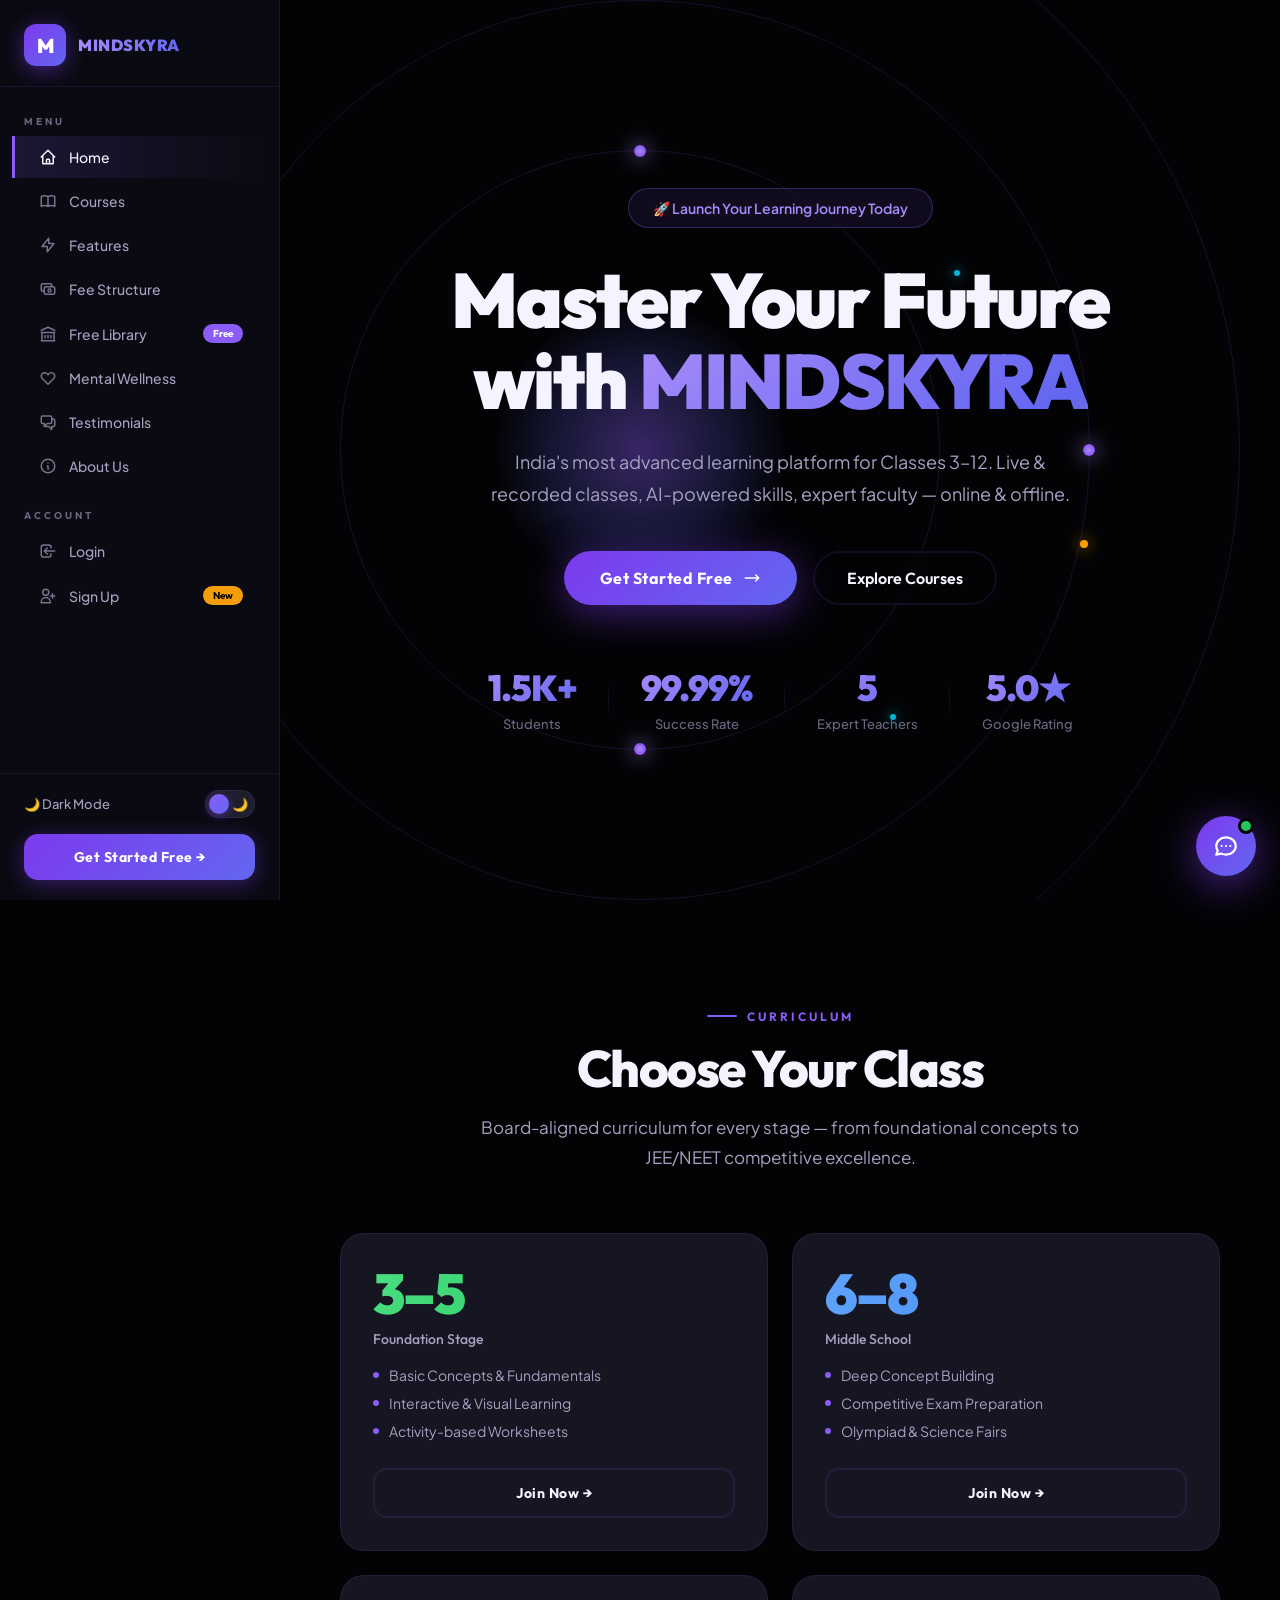
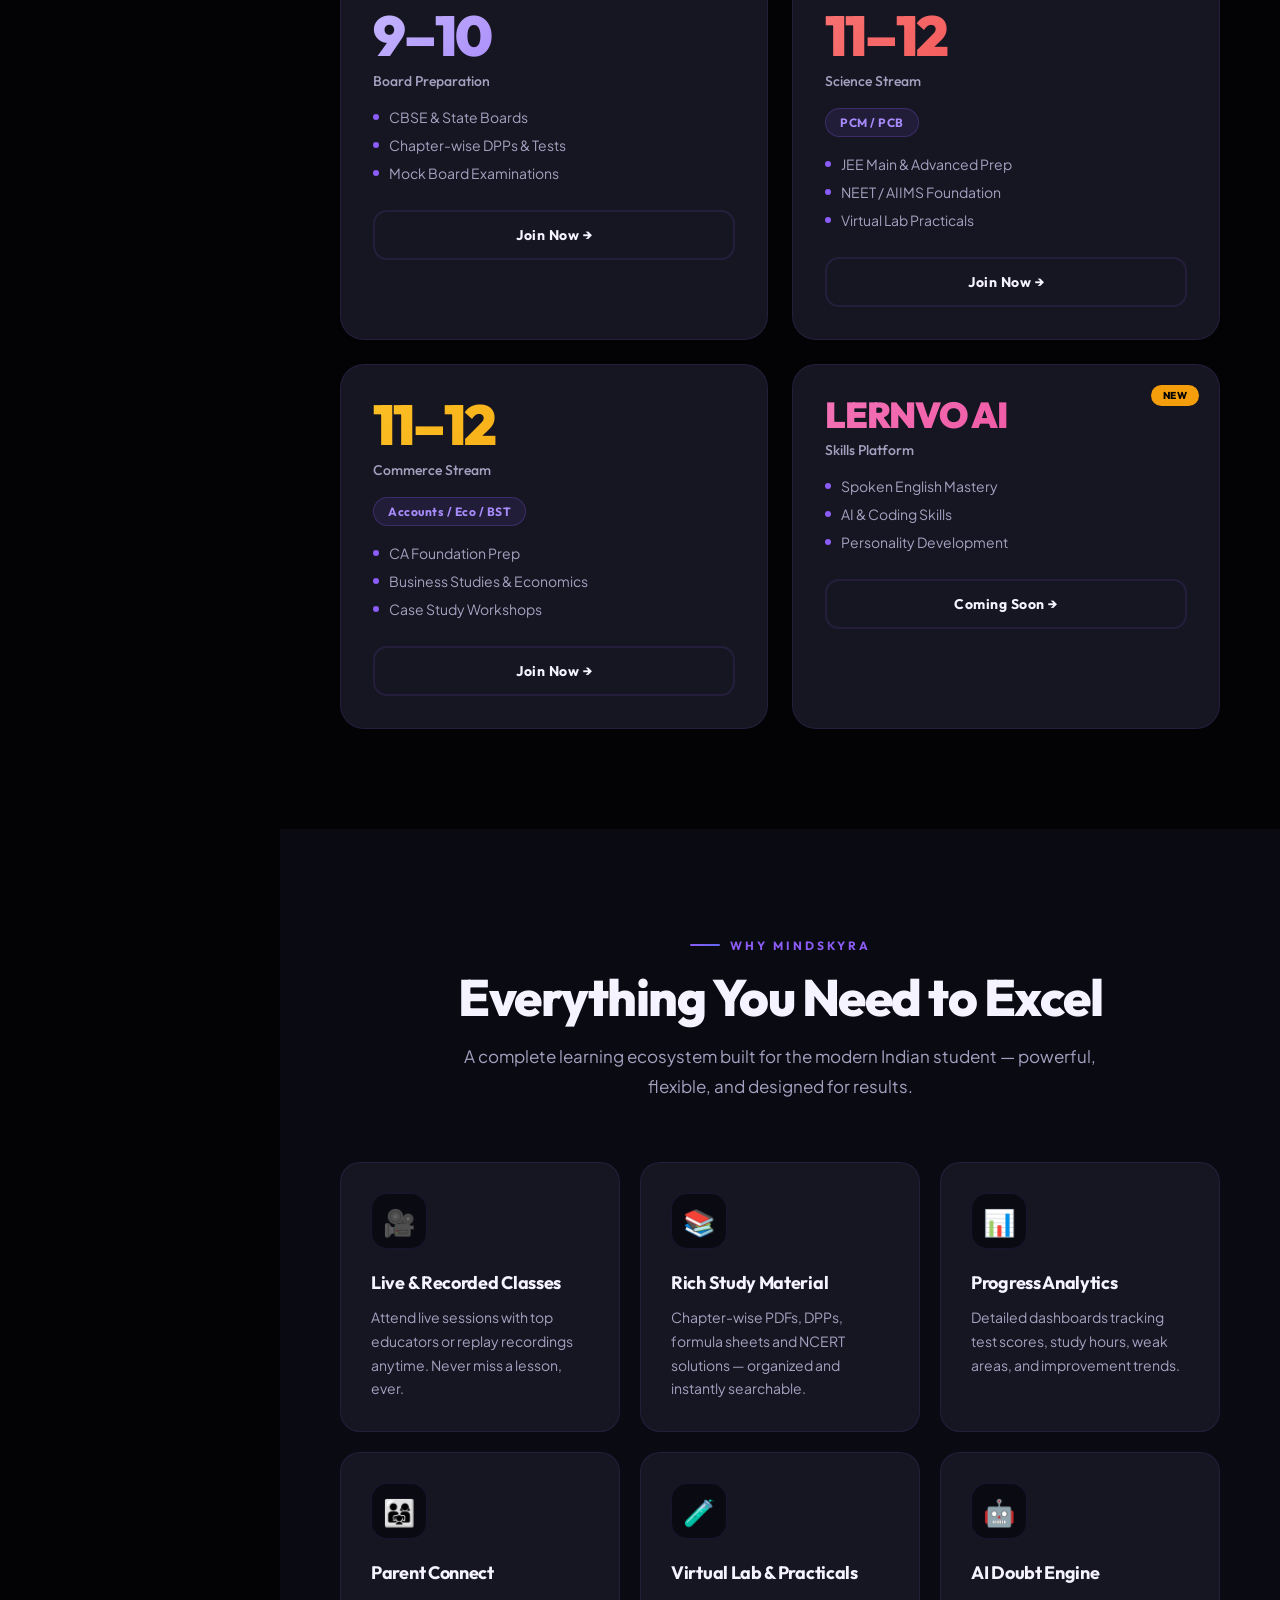
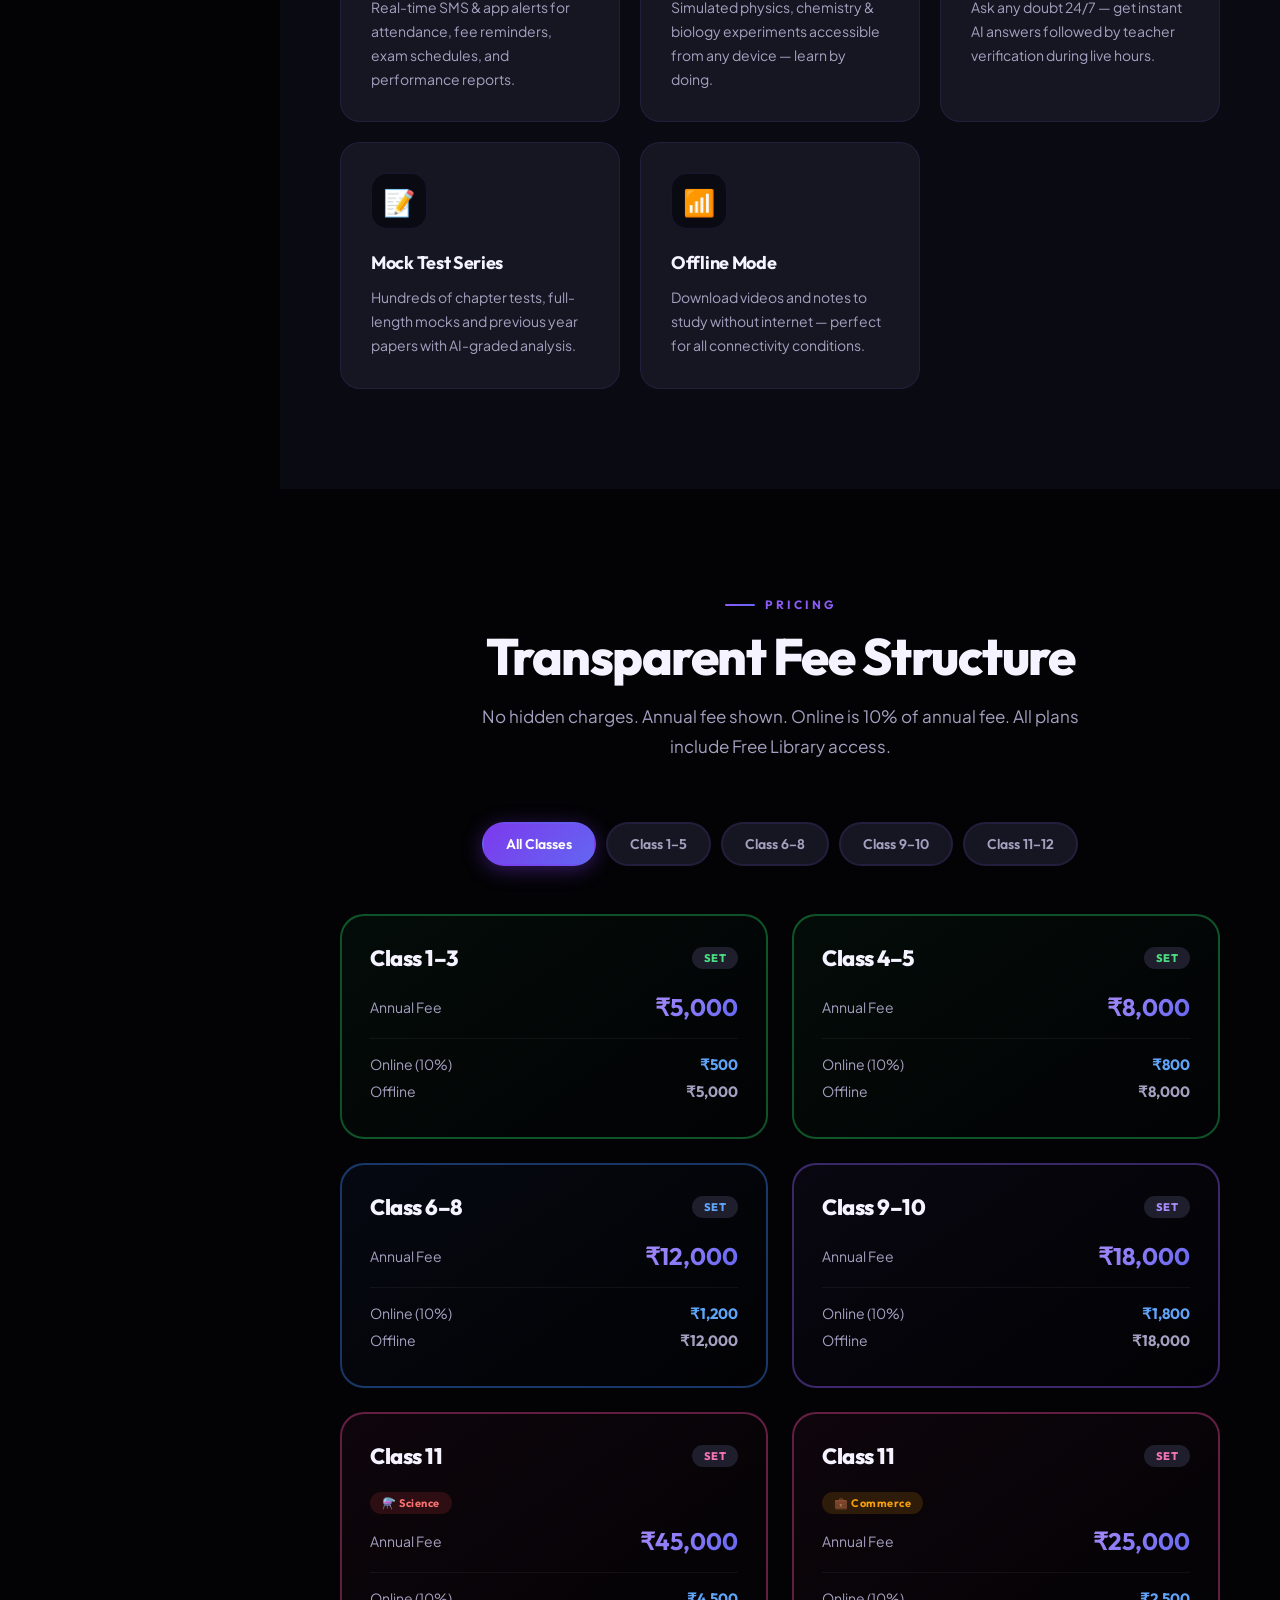
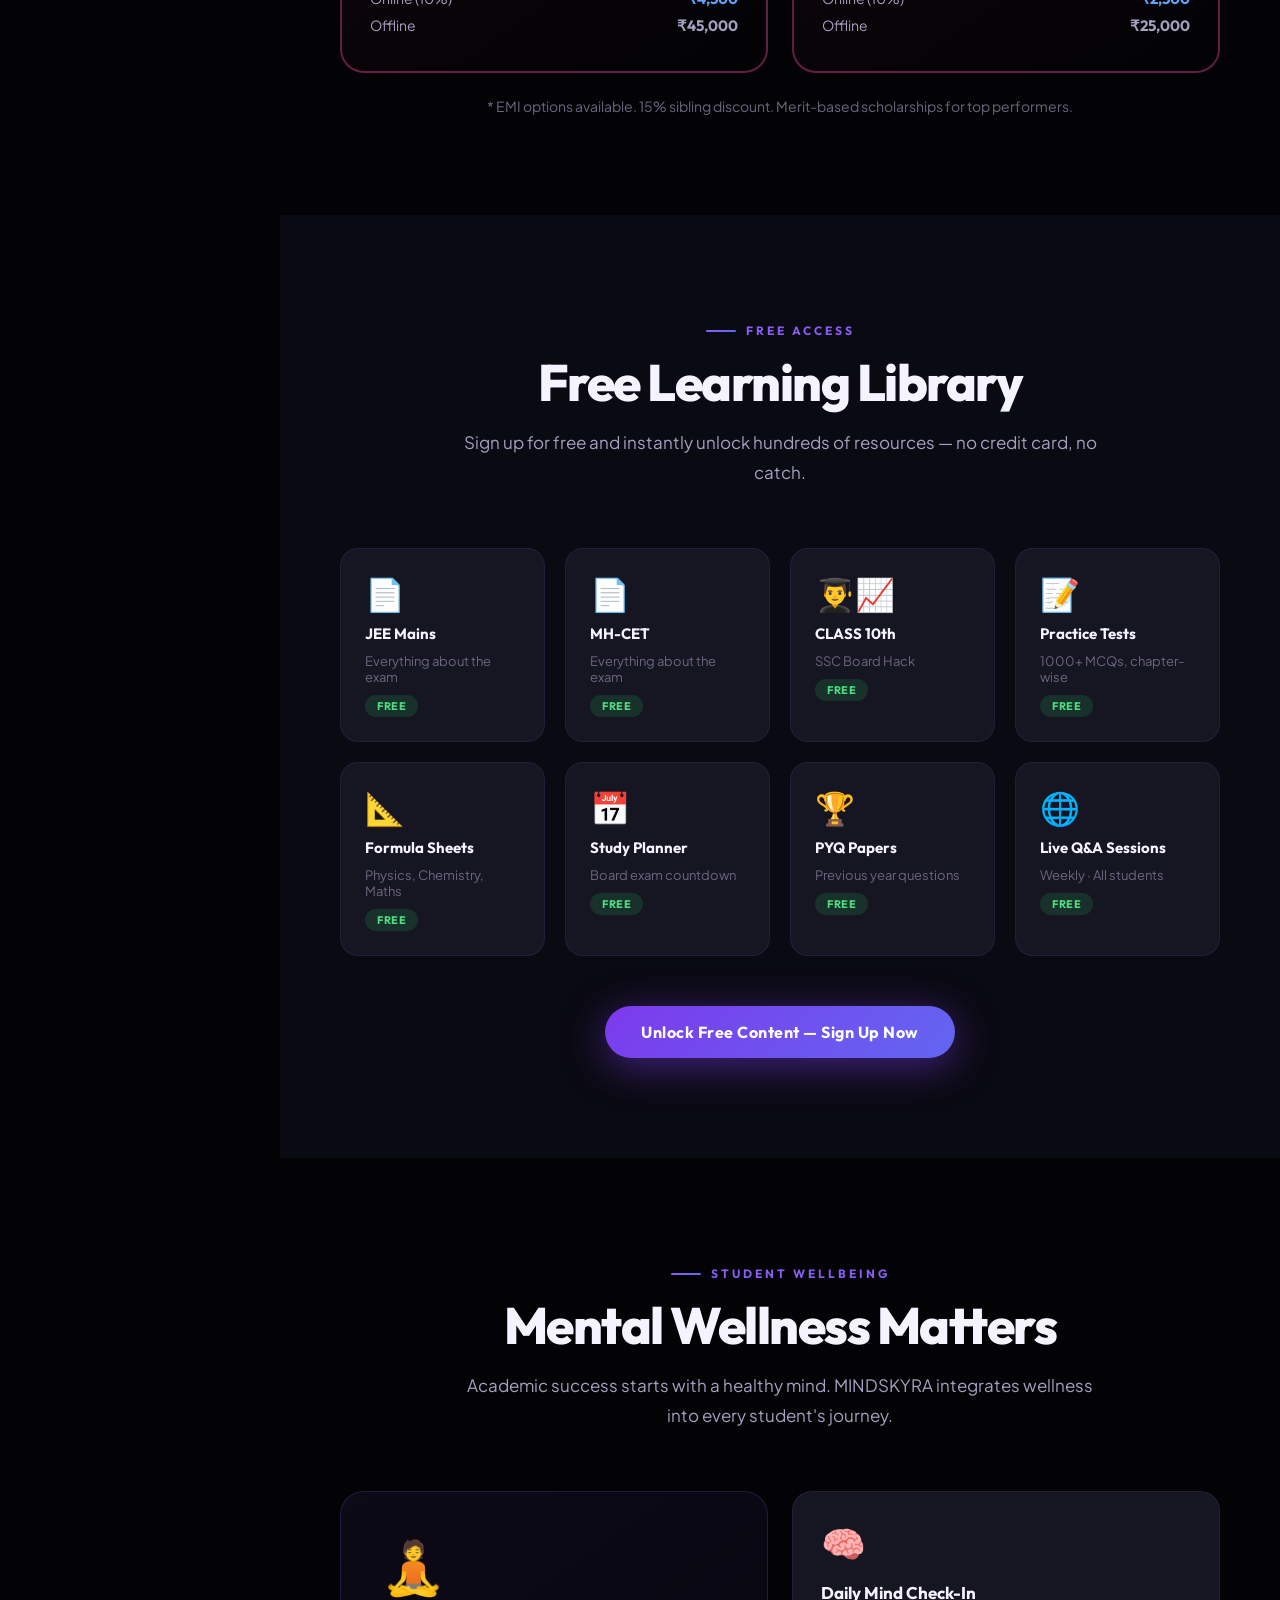
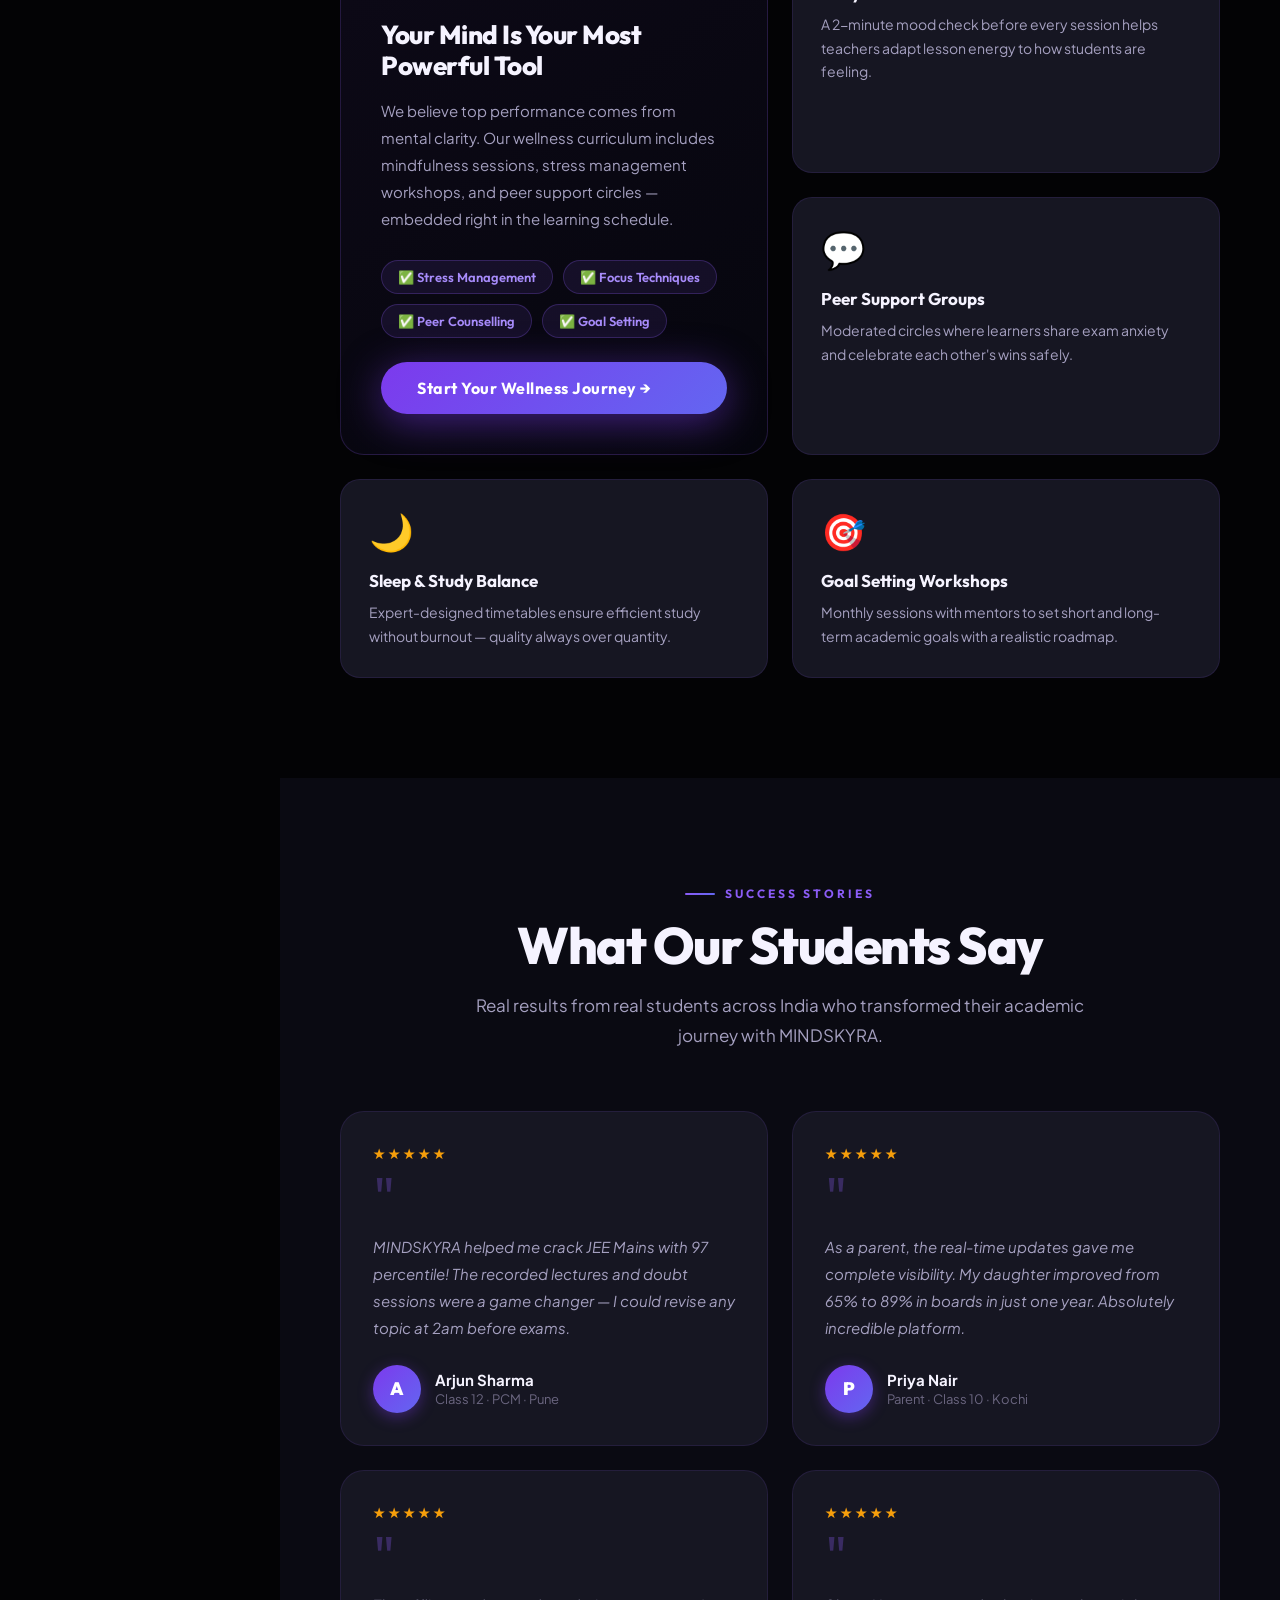
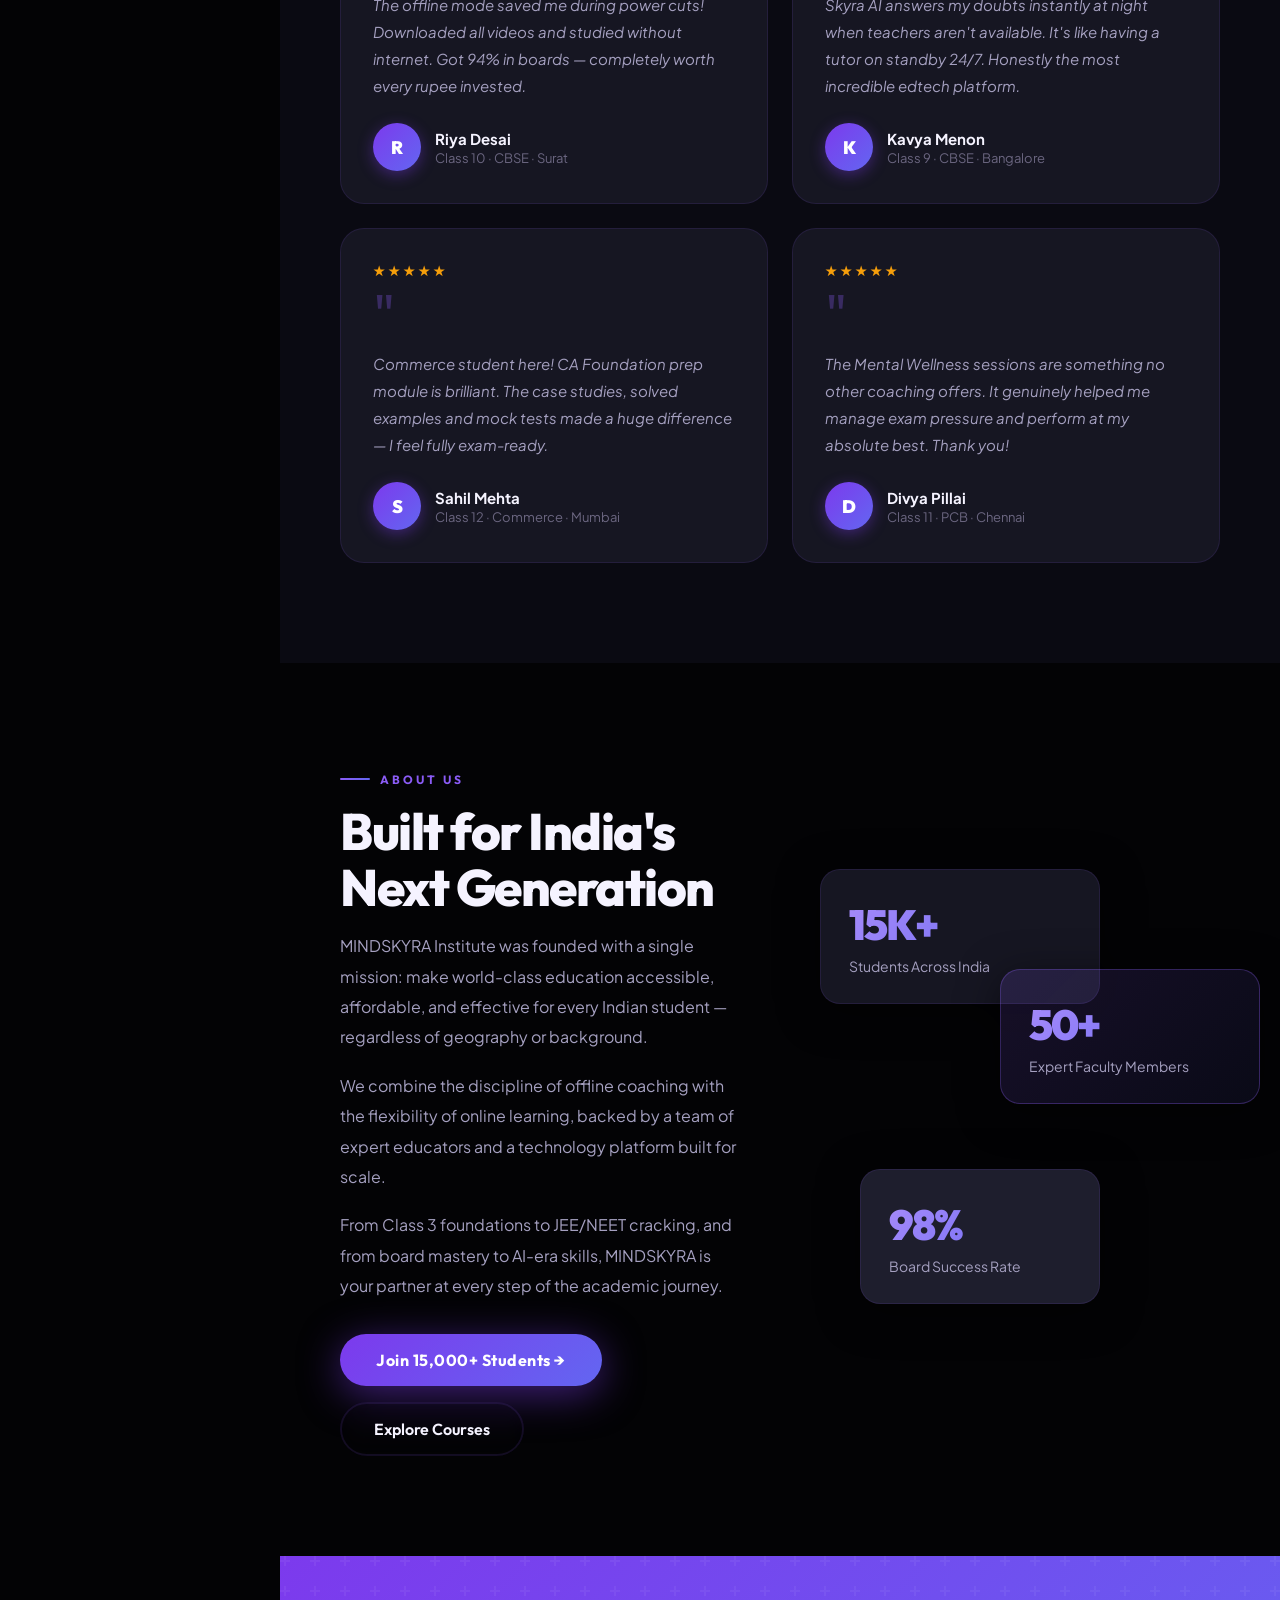
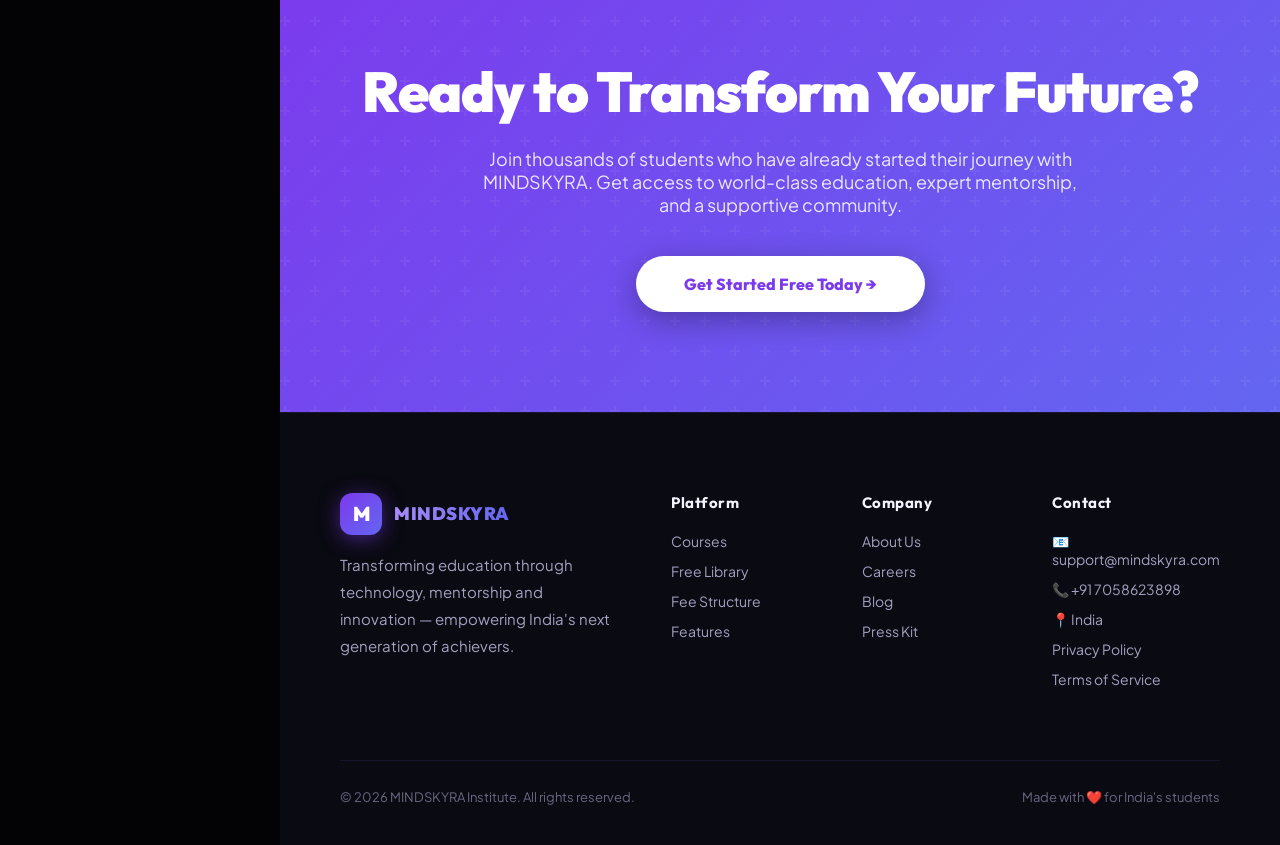
<file: index.html>
<!DOCTYPE html>
<html lang="en" data-theme="dark">
<head>
<meta charset="UTF-8">
<meta name="viewport" content="width=device-width, initial-scale=1.0">

<!-- ═══════════ PRIMARY SEO META ═══════════ -->
<title>MINDSKYRA Institute | Online & Offline Coaching Classes 3–12, JEE, NEET, CA Foundation</title>
<meta name="description" content="MINDSKYRA Institute offers live & recorded classes for Class 3–12, JEE Main/Advanced, NEET, and CA Foundation prep. Expert faculty, free study library, mock tests & mental wellness support. Join 15,000+ students across India.">
<meta name="keywords" content="MINDSKYRA, online coaching classes India, JEE Main preparation, NEET coaching, CBSE Class 9 10 11 12, CA Foundation course, board exam preparation, online tuition classes, live classes for students, free study material, PCM PCB commerce coaching">
<meta name="author" content="MINDSKYRA Institute">
<meta name="robots" content="index, follow, max-image-preview:large, max-snippet:-1, max-video-preview:-1">
<meta name="googlebot" content="index, follow">
<link rel="canonical" href="https://www.mindskyra.com/">

<!-- ═══════════ OPEN GRAPH / SOCIAL SHARING ═══════════ -->
<meta property="og:type" content="website">
<meta property="og:site_name" content="MINDSKYRA Institute">
<meta property="og:title" content="MINDSKYRA Institute | Master Your Future — Classes 3–12, JEE, NEET, CA Foundation">
<meta property="og:description" content="India's advanced learning platform for Classes 3–12. Live & recorded classes, AI doubt engine, expert faculty, free library, and mental wellness support — online & offline.">
<meta property="og:url" content="https://www.mindskyra.com/">
<meta property="og:image" content="https://www.mindskyra.com/assets/og-cover.jpg">
<meta property="og:image:width" content="1200">
<meta property="og:image:height" content="630">
<meta property="og:locale" content="en_IN">

<meta name="twitter:card" content="summary_large_image">
<meta name="twitter:title" content="MINDSKYRA Institute | Master Your Future">
<meta name="twitter:description" content="Live & recorded classes for Class 3–12, JEE, NEET & CA Foundation. Expert faculty, free study library, and mental wellness support.">
<meta name="twitter:image" content="https://www.mindskyra.com/assets/og-cover.jpg">

<!-- ═══════════ GEO / LOCAL SEO ═══════════ -->
<meta name="geo.region" content="IN">
<meta name="geo.placename" content="India">
<meta name="theme-color" content="#8b5cf6">

<!-- ═══════════ FAVICON ═══════════ -->
<link rel="icon" type="image/svg+xml" href="data:image/svg+xml,%3Csvg xmlns='http://www.w3.org/2000/svg' viewBox='0 0 100 100'%3E%3Crect width='100' height='100' rx='22' fill='%237c3aed'/%3E%3Ctext x='50' y='68' font-family='Arial,sans-serif' font-size='58' font-weight='900' fill='white' text-anchor='middle'%3EM%3C/text%3E%3C/svg%3E">
<link rel="apple-touch-icon" href="data:image/svg+xml,%3Csvg xmlns='http://www.w3.org/2000/svg' viewBox='0 0 100 100'%3E%3Crect width='100' height='100' rx='22' fill='%237c3aed'/%3E%3Ctext x='50' y='68' font-family='Arial,sans-serif' font-size='58' font-weight='900' fill='white' text-anchor='middle'%3EM%3C/text%3E%3C/svg%3E">

<link rel="preconnect" href="https://fonts.googleapis.com">
<link rel="preconnect" href="https://fonts.gstatic.com" crossorigin>
<link href="https://fonts.googleapis.com/css2?family=Plus+Jakarta+Sans:wght@300;400;500;600;700&family=Outfit:wght@300;400;500;600;700;800;900&display=swap" rel="stylesheet">

<!-- ═══════════ STRUCTURED DATA (JSON-LD) ═══════════ -->
<script type="application/ld+json">
{
  "@context": "https://schema.org",
  "@type": "EducationalOrganization",
  "name": "MINDSKYRA Institute",
  "alternateName": "MINDSKYRA",
  "url": "https://www.mindskyra.com/",
  "logo": "https://www.mindskyra.com/assets/logo.png",
  "description": "MINDSKYRA Institute offers online and offline coaching for Class 3–12, JEE Main/Advanced, NEET, and CA Foundation with live classes, expert faculty, and free study resources.",
  "email": "support@mindskyra.com",
  "telephone": "+91-7058623898",
  "address": {
    "@type": "PostalAddress",
    "addressCountry": "IN"
  },
  "sameAs": [],
  "aggregateRating": {
    "@type": "AggregateRating",
    "ratingValue": "5.0",
    "reviewCount": "1500"
  },
  "offers": {
    "@type": "AggregateOffer",
    "priceCurrency": "INR",
    "lowPrice": "5000",
    "highPrice": "48000"
  }
}
</script>
<script type="application/ld+json">
{
  "@context": "https://schema.org",
  "@type": "FAQPage",
  "mainEntity": [
    {
      "@type": "Question",
      "name": "What classes does MINDSKYRA Institute cover?",
      "acceptedAnswer": {
        "@type": "Answer",
        "text": "MINDSKYRA offers courses from Class 3 through Class 12, including CBSE and State Board preparation, JEE Main/Advanced and NEET foundation for Science stream, and CA Foundation prep for Commerce stream."
      }
    },
    {
      "@type": "Question",
      "name": "Is online coaching cheaper than offline at MINDSKYRA?",
      "acceptedAnswer": {
        "@type": "Answer",
        "text": "Yes. Online access is priced at 10% of the annual offline fee, making it significantly more affordable while covering the same curriculum, live classes, and study material."
      }
    },
    {
      "@type": "Question",
      "name": "Does MINDSKYRA offer free study material?",
      "acceptedAnswer": {
        "@type": "Answer",
        "text": "Yes. Signing up for free unlocks the MINDSKYRA Free Library, including chapter-wise notes, formula sheets, previous year question papers, practice tests, and a study planner — no credit card required."
      }
    }
  ]
}
</script>

<style>
/* ═══════════ THEME TOKENS ═══════════ */
:root{
  --violet:#8b5cf6;--violet2:#7c3aed;--indigo:#6366f1;
  --accent:#a78bfa;--gold:#f59e0b;--cyan:#06b6d4;
  --sidebar-w:280px;--radius:20px;
  --transition:.4s cubic-bezier(.4,0,.2,1);
}
[data-theme="dark"]{
  --bg:#030305;--bg2:#0a0a12;--bg3:#12121c;
  --surface:#161622;--surface2:#1e1e2d;
  --border:rgba(139,92,246,0.12);--border2:rgba(255,255,255,0.05);
  --text:#f5f3ff;--text2:#a5a0c0;--text3:#6b6680;
  --glow:0 0 60px rgba(139,92,246,0.25);
  --shadow:0 8px 40px rgba(0,0,0,0.5);
  --card-glow:0 12px 50px rgba(124,58,237,0.2);
}
[data-theme="light"]{
  --bg:#f8f7ff;--bg2:#ffffff;--bg3:#ede9fe;
  --surface:#ffffff;--surface2:#f5f3ff;
  --border:rgba(139,92,246,0.15);--border2:rgba(0,0,0,0.06);
  --text:#1a1535;--text2:#5c5380;--text3:#9b94b8;
  --glow:0 0 50px rgba(139,92,246,0.15);
  --shadow:0 8px 30px rgba(100,80,200,0.12);
  --card-glow:0 12px 40px rgba(124,58,237,0.12);
}

/* ═══════════ RESET ═══════════ */
*,*::before,*::after{margin:0;padding:0;box-sizing:border-box;}
html{scroll-behavior:smooth;}
body{
  background:var(--bg);color:var(--text);
  font-family:'Plus Jakarta Sans',sans-serif;
  overflow-x:hidden;min-height:100vh;
  transition:background var(--transition),color var(--transition);
}
h1,h2,h3,h4,h5{font-family:'Outfit',sans-serif;}
a{text-decoration:none;}
img{max-width:100%;height:auto;}
:focus-visible{outline:2px solid var(--accent);outline-offset:3px;border-radius:4px;}

/* ═══════════ ATOMIC PARTICLE ANIMATION ═══════════ */
.atom-bg{
  position:fixed;inset:0;z-index:0;pointer-events:none;
  overflow:hidden;
}
.nucleus{
  position:absolute;top:50%;left:50%;
  width:300px;height:300px;transform:translate(-50%,-50%);
  border-radius:50%;
  background:radial-gradient(circle,rgba(139,92,246,0.4) 0%,rgba(99,102,241,0.2) 40%,transparent 70%);
  animation:pulseNucleus 4s ease-in-out infinite;
}
@keyframes pulseNucleus{
  0%,100%{transform:translate(-50%,-50%) scale(1);opacity:0.6;}
  50%{transform:translate(-50%,-50%) scale(1.2);opacity:0.9;}
}
.orbit-ring{
  position:absolute;border:1px solid rgba(139,92,246,0.15);
  border-radius:50%;top:50%;left:50%;
  transform:translate(-50%,-50%);
}
.orbit-1{width:600px;height:600px;animation:rotateOrbit 20s linear infinite;}
.orbit-2{width:900px;height:900px;animation:rotateOrbit 30s linear infinite reverse;}
.orbit-3{width:1200px;height:1200px;animation:rotateOrbit 40s linear infinite;}
@keyframes rotateOrbit{0%{transform:translate(-50%,-50%) rotate(0deg);}100%{transform:translate(-50%,-50%) rotate(360deg);}}
.electron{
  position:absolute;width:12px;height:12px;
  background:radial-gradient(circle,var(--accent),var(--violet2));
  border-radius:50%;box-shadow:0 0 20px var(--accent);
  animation:electronPulse 2s ease-in-out infinite;
}
@keyframes electronPulse{0%,100%{transform:scale(1);opacity:1;}50%{transform:scale(1.3);opacity:0.7;}}
.e1{top:-6px;left:50%;transform:translateX(-50%);}
.e2{top:50%;right:-6px;transform:translateY(-50%);}
.e3{bottom:-6px;left:50%;transform:translateX(-50%);}
.e4{top:50%;left:-6px;transform:translateY(-50%);}
.proton{
  position:absolute;width:8px;height:8px;
  background:var(--gold);border-radius:50%;
  box-shadow:0 0 15px var(--gold);
  animation:floatParticle 6s ease-in-out infinite;
}
@keyframes floatParticle{
  0%,100%{transform:translate(0,0);opacity:0.3;}
  50%{transform:translate(30px,-30px);opacity:1;}
}
.neutron{
  position:absolute;width:6px;height:6px;
  background:var(--cyan);border-radius:50%;
  box-shadow:0 0 12px var(--cyan);
  animation:floatParticle 8s ease-in-out infinite reverse;
}
.p1{top:20%;left:10%;animation-delay:0s;}
.p2{top:60%;right:15%;animation-delay:2s;}
.p3{bottom:30%;left:20%;animation-delay:4s;}
.n1{top:30%;right:25%;animation-delay:1s;}
.n2{bottom:20%;right:30%;animation-delay:3s;}
.n3{top:70%;left:15%;animation-delay:5s;}

/* ═══════════ SIDEBAR ═══════════ */
.sidebar{
  position:fixed;top:0;left:0;width:var(--sidebar-w);height:100vh;
  background:var(--bg2);border-right:1px solid var(--border);
  z-index:200;display:flex;flex-direction:column;
  transition:transform .4s cubic-bezier(.77,0,.18,1),background var(--transition);
  overflow:hidden;backdrop-filter:blur(20px);
}
.s-logo{padding:24px 24px 20px;border-bottom:1px solid var(--border);}
.s-logo-row{display:flex;align-items:center;gap:12px;}
.logo-box{
  width:42px;height:42px;border-radius:12px;
  background:linear-gradient(135deg,var(--violet2),var(--indigo));
  display:flex;align-items:center;justify-content:center;
  font-family:'Outfit',sans-serif;font-weight:900;font-size:20px;color:#fff;
  box-shadow:0 4px 20px rgba(124,58,237,0.5);
  animation:logoGlow 3s ease-in-out infinite;
  flex-shrink:0;
}
@keyframes logoGlow{0%,100%{box-shadow:0 4px 20px rgba(124,58,237,0.5);}50%{box-shadow:0 4px 30px rgba(124,58,237,0.8);}}
.logo-txt{
  font-family:'Outfit',sans-serif;font-weight:900;font-size:16px;letter-spacing:0.5px;
  background:linear-gradient(90deg,var(--accent),var(--indigo));
  -webkit-background-clip:text;-webkit-text-fill-color:transparent;
}
.s-nav{flex:1;padding:16px 0;overflow-y:auto;scrollbar-width:none;}
.s-nav::-webkit-scrollbar{display:none;}
.nav-grp{
  font-size:10px;font-weight:700;letter-spacing:3px;
  color:var(--text3);padding:12px 24px 6px;text-transform:uppercase;
  font-family:'Outfit',sans-serif;
}
.nav-a{
  display:flex;align-items:center;gap:12px;
  padding:12px 24px;color:var(--text2);
  font-size:14px;font-weight:500;cursor:pointer;
  transition:all .25s;border-left:3px solid transparent;
  text-decoration:none;margin:2px 12px;border-radius:0 12px 12px 0;
}
.nav-a:hover,.nav-a.active{
  color:var(--text);background:linear-gradient(90deg,rgba(139,92,246,0.15),transparent);
  border-left-color:var(--violet);
}
.nav-a svg{width:18px;height:18px;flex-shrink:0;opacity:.7;}
.nav-a:hover svg,.nav-a.active svg{opacity:1;}
.nav-badge{
  margin-left:auto;font-size:10px;font-weight:700;
  background:var(--violet);color:#fff;
  padding:3px 10px;border-radius:20px;
  font-family:'Outfit',sans-serif;
  white-space:nowrap;
}
.s-bottom{padding:16px 24px 20px;border-top:1px solid var(--border);flex-shrink:0;}
.theme-row{
  display:flex;align-items:center;justify-content:space-between;
  margin-bottom:16px;
}
.theme-row span{font-size:13px;color:var(--text2);font-weight:500;}
.tog{
  width:50px;height:28px;background:var(--surface2);border:1px solid var(--border);
  border-radius:30px;cursor:pointer;display:flex;align-items:center;
  padding:3px;position:relative;transition:all .3s;flex-shrink:0;
}
.tog-ball{
  width:20px;height:20px;border-radius:50%;
  background:linear-gradient(135deg,var(--violet),var(--indigo));
  transition:transform .35s cubic-bezier(.34,1.56,.64,1);
  box-shadow:0 2px 10px rgba(124,58,237,0.5);
}
[data-theme="light"] .tog-ball{transform:translateX(22px);}
.tog-icon{
  position:absolute;font-size:12px;
  transition:opacity .25s;pointer-events:none;
}
.i-moon{right:6px;opacity:1;}
.i-sun{left:6px;opacity:0;}
[data-theme="light"] .i-moon{opacity:0;}
[data-theme="light"] .i-sun{opacity:1;}
.s-cta{
  width:100%;padding:14px;border:none;border-radius:14px;
  background:linear-gradient(135deg,var(--violet2),var(--indigo));
  color:#fff;font-family:'Outfit',sans-serif;font-weight:700;font-size:14px;
  cursor:pointer;transition:all .25s;letter-spacing:0.5px;
  box-shadow:0 4px 20px rgba(124,58,237,0.4);
}
.s-cta:hover{transform:translateY(-2px);box-shadow:0 8px 30px rgba(124,58,237,0.6);}

/* ═══════════ MOBILE TOPNAV ═══════════ */
.topnav{
  display:none;position:fixed;top:0;left:0;right:0;z-index:150;
  background:var(--bg2);border-bottom:1px solid var(--border);
  padding:0 16px;height:64px;align-items:center;justify-content:space-between;
  transition:all var(--transition);backdrop-filter:blur(20px);
}
.topnav-r{display:flex;align-items:center;gap:8px;}
.hamburger{
  background:none;border:1px solid var(--border2);border-radius:10px;
  padding:8px;cursor:pointer;color:var(--text);
  display:flex;align-items:center;justify-content:center;
  transition:all .2s;min-width:40px;min-height:40px;
}
.hamburger:hover{border-color:var(--violet);background:rgba(139,92,246,0.1);}
.s-overlay{
  display:none;position:fixed;inset:0;
  background:rgba(0,0,0,.7);z-index:190;
  backdrop-filter:blur(8px);
}

/* ═══════════ LAYOUT ═══════════ */
.main{margin-left:var(--sidebar-w);min-height:100vh;position:relative;z-index:1;}
section{padding:100px 60px;}

/* ═══════════ HERO ═══════════ */
.hero{
  min-height:100vh;display:flex;align-items:center;justify-content:center;
  position:relative;overflow:hidden;padding:120px 60px 100px;
  text-align:center;
}
.h-content{position:relative;z-index:2;max-width:900px;width:100%;}
.h-badge{
  display:inline-flex;align-items:center;gap:10px;
  padding:10px 24px;border-radius:50px;
  background:rgba(139,92,246,0.1);border:1px solid rgba(139,92,246,0.3);
  color:var(--accent);font-size:14px;font-weight:600;margin-bottom:32px;
  backdrop-filter:blur(10px);animation:badgePulse 3s ease-in-out infinite;
}
@keyframes badgePulse{0%,100%{box-shadow:0 0 20px rgba(139,92,246,0.2);}50%{box-shadow:0 0 40px rgba(139,92,246,0.4);}}
.hero h1{
  font-size:clamp(36px,6vw,80px);font-weight:900;
  line-height:1.05;letter-spacing:-2px;margin-bottom:24px;
}
.hero h1 .g{
  background:linear-gradient(135deg,var(--accent) 0%,var(--indigo) 50%,var(--gold) 100%);
  -webkit-background-clip:text;-webkit-text-fill-color:transparent;
  background-size:200% auto;animation:gradientShift 5s ease infinite;
}
@keyframes gradientShift{0%{background-position:0% 50%;}50%{background-position:100% 50%;}100%{background-position:0% 50%;}}
.h-sub{
  font-size:18px;color:var(--text2);
  line-height:1.8;margin-bottom:40px;max-width:600px;margin-left:auto;margin-right:auto;
}
.h-btns{display:flex;gap:16px;justify-content:center;flex-wrap:wrap;}
.btn-p{
  padding:16px 36px;background:linear-gradient(135deg,var(--violet2),var(--indigo));
  border:none;border-radius:50px;color:#fff;
  font-family:'Outfit',sans-serif;font-weight:700;font-size:16px;cursor:pointer;
  transition:all .3s;display:inline-flex;align-items:center;gap:10px;
  box-shadow:0 8px 40px rgba(124,58,237,0.5);letter-spacing:0.5px;
  white-space:nowrap;
}
.btn-p:hover{transform:translateY(-3px);box-shadow:0 12px 50px rgba(124,58,237,0.7);}
.btn-o{
  padding:15px 32px;background:transparent;
  border:2px solid var(--border);border-radius:50px;color:var(--text);
  font-family:'Outfit',sans-serif;font-weight:600;font-size:16px;
  cursor:pointer;transition:all .3s;backdrop-filter:blur(10px);
  white-space:nowrap;
}
.btn-o:hover{border-color:var(--violet);background:rgba(139,92,246,0.1);color:var(--accent);}
.h-stats{
  display:flex;gap:0;justify-content:center;margin-top:60px;flex-wrap:wrap;
}
.stat{display:flex;flex-direction:column;padding:0 32px;position:relative;}
.stat::after{
  content:'';position:absolute;right:0;top:50%;transform:translateY(-50%);
  width:1px;height:40px;background:linear-gradient(180deg,transparent,var(--border),transparent);
}
.stat:last-child::after{display:none;}
.stat-v{
  font-family:'Outfit',sans-serif;font-size:36px;font-weight:900;
  background:linear-gradient(135deg,var(--accent),var(--indigo));
  -webkit-background-clip:text;-webkit-text-fill-color:transparent;
  letter-spacing:-1px;
}
.stat-l{font-size:13px;color:var(--text3);margin-top:6px;font-weight:500;}

/* ═══════════ SECTION SHARED ═══════════ */
.s-lbl{
  display:inline-flex;align-items:center;gap:10px;
  font-size:12px;font-weight:700;letter-spacing:3px;text-transform:uppercase;
  color:var(--violet);margin-bottom:16px;font-family:'Outfit',sans-serif;
}
.s-lbl::before{
  content:'';width:30px;height:2px;
  background:linear-gradient(90deg,var(--violet),var(--indigo));border-radius:2px;
}
.s-title{
  font-size:clamp(28px,4vw,52px);font-weight:800;
  line-height:1.1;letter-spacing:-1.5px;margin-bottom:16px;
}
.s-sub{font-size:17px;color:var(--text2);line-height:1.8;max-width:650px;}
.s-hdr{margin-bottom:60px;text-align:center;}
.s-hdr .s-sub{margin-left:auto;margin-right:auto;}

/* ═══════════ COURSES ═══════════ */
#courses{background:var(--bg);position:relative;}
.c-grid{display:grid;grid-template-columns:repeat(auto-fill,minmax(300px,1fr));gap:24px;}
.c-card{
  background:var(--surface);border:1px solid var(--border);
  border-radius:24px;padding:32px;cursor:pointer;
  transition:all .4s;position:relative;overflow:hidden;
}
.c-card::before{
  content:'';position:absolute;inset:0;
  background:linear-gradient(135deg,var(--ch,transparent),transparent);
  opacity:0;transition:opacity .4s;
}
.c-card:hover{transform:translateY(-8px) scale(1.02);border-color:var(--violet);box-shadow:var(--card-glow);}
.c-card:hover::before{opacity:1;}
.c-num{
  font-family:'Outfit',sans-serif;font-size:56px;font-weight:900;
  background:var(--cg,linear-gradient(135deg,var(--accent),var(--indigo)));
  -webkit-background-clip:text;-webkit-text-fill-color:transparent;
  line-height:1;letter-spacing:-2px;
}
.c-stg{font-size:14px;color:var(--text2);margin:8px 0 18px;font-weight:500;}
.c-tag{
  display:inline-block;padding:6px 14px;border-radius:30px;
  font-size:12px;font-weight:700;letter-spacing:0.5px;
  background:rgba(139,92,246,0.1);color:var(--accent);
  border:1px solid rgba(139,92,246,0.25);margin-bottom:18px;
  font-family:'Outfit',sans-serif;
}
.c-feats{list-style:none;display:flex;flex-direction:column;gap:10px;margin-bottom:28px;}
.c-feats li{display:flex;align-items:center;gap:10px;font-size:14px;color:var(--text2);}
.c-feats li::before{content:'';width:6px;height:6px;border-radius:50%;background:var(--violet);flex-shrink:0;}
.c-btn{
  width:100%;padding:14px;border:2px solid var(--border);background:transparent;
  border-radius:14px;color:var(--text);
  font-family:'Outfit',sans-serif;font-weight:700;font-size:14px;
  cursor:pointer;transition:all .3s;letter-spacing:0.5px;
}
.c-btn:hover{background:var(--violet2);border-color:var(--violet2);color:#fff;}
.c-new{
  position:absolute;top:20px;right:20px;
  background:var(--gold);color:#000;
  font-size:10px;font-weight:800;padding:4px 12px;border-radius:20px;
  font-family:'Outfit',sans-serif;letter-spacing:0.5px;
  animation:pulseNew 2s ease-in-out infinite;
}
@keyframes pulseNew{0%,100%{transform:scale(1);}50%{transform:scale(1.05);}}

/* ═══════════ FEATURES ═══════════ */
#features{background:var(--bg2);position:relative;}
.f-grid{display:grid;grid-template-columns:repeat(auto-fill,minmax(260px,1fr));gap:20px;}
.f-card{
  background:var(--surface);border:1px solid var(--border);
  border-radius:20px;padding:30px;transition:all .35s;
  position:relative;overflow:hidden;
}
.f-card::before{
  content:'';position:absolute;top:0;left:0;right:0;height:3px;
  background:linear-gradient(90deg,var(--violet),var(--indigo),var(--accent));
  transform:scaleX(0);transition:transform .35s;
}
.f-card:hover{border-color:var(--violet);transform:translateY(-5px);box-shadow:var(--shadow);}
.f-card:hover::before{transform:scaleX(1);}
.f-icon{
  width:56px;height:56px;border-radius:16px;display:flex;align-items:center;justify-content:center;
  margin-bottom:22px;font-size:26px;background:var(--bg2);
  border:1px solid var(--border);transition:all .3s;
}
.f-card:hover .f-icon{
  background:linear-gradient(135deg,var(--violet2),var(--indigo));
  transform:scale(1.1);border-color:transparent;
}
.f-card h3{font-size:18px;font-weight:700;margin-bottom:12px;letter-spacing:-0.3px;}
.f-card p{font-size:14px;color:var(--text2);line-height:1.7;}

/* ═══════════ FEES ═══════════ */
#fees{background:var(--bg);position:relative;}
.fee-tabs{display:flex;gap:10px;justify-content:center;flex-wrap:wrap;margin-bottom:48px;}
.fee-tab{
  padding:11px 22px;border-radius:50px;
  border:2px solid var(--border);background:var(--surface);
  color:var(--text2);font-family:'Outfit',sans-serif;
  font-size:14px;font-weight:600;cursor:pointer;transition:all .3s;
  white-space:nowrap;
}
.fee-tab.active,.fee-tab:hover{
  background:linear-gradient(135deg,var(--violet2),var(--indigo));
  border-color:transparent;color:#fff;
  box-shadow:0 4px 20px rgba(124,58,237,0.4);
}
.fee-panel{display:none;}
.fee-panel.active{display:block;animation:fadeIn .5s ease;}
@keyframes fadeIn{from{opacity:0;transform:translateY(20px);}to{opacity:1;transform:translateY(0);}}
.fee-grid{display:grid;grid-template-columns:repeat(auto-fill,minmax(280px,1fr));gap:24px;}
.fee-card{
  background:var(--surface);border-radius:24px;padding:28px;
  border:2px solid transparent;transition:all .35s;position:relative;overflow:hidden;
}
.fee-card.c1-5{border-color:rgba(34,197,94,0.4);background:linear-gradient(145deg,rgba(34,197,94,0.05),transparent);}
.fee-card.c6-8{border-color:rgba(59,130,246,0.4);background:linear-gradient(145deg,rgba(59,130,246,0.05),transparent);}
.fee-card.c9-10{border-color:rgba(139,92,246,0.4);background:linear-gradient(145deg,rgba(139,92,246,0.05),transparent);}
.fee-card.c11-12{border-color:rgba(236,72,153,0.4);background:linear-gradient(145deg,rgba(236,72,153,0.05),transparent);}
.fee-card:hover{transform:translateY(-6px);box-shadow:var(--card-glow);}
.fee-card-head{display:flex;align-items:center;justify-content:space-between;margin-bottom:20px;}
.fee-class-name{font-family:'Outfit',sans-serif;font-size:22px;font-weight:800;letter-spacing:-0.5px;}
.fee-set-badge{
  font-size:11px;font-weight:800;padding:4px 12px;border-radius:20px;
  font-family:'Outfit',sans-serif;letter-spacing:0.5px;background:var(--surface2);
}
.fee-card.c1-5 .fee-set-badge{color:#4ade80;}
.fee-card.c6-8 .fee-set-badge{color:#60a5fa;}
.fee-card.c9-10 .fee-set-badge{color:var(--accent);}
.fee-card.c11-12 .fee-set-badge{color:#f472b6;}
.fee-row{display:flex;align-items:center;justify-content:space-between;margin-bottom:8px;}
.fee-row-label{font-size:14px;color:var(--text2);}
.fee-row-val{font-family:'Outfit',sans-serif;font-size:15px;font-weight:700;}
.fee-row-val.annual{font-size:24px;background:linear-gradient(135deg,var(--accent),var(--indigo));-webkit-background-clip:text;-webkit-text-fill-color:transparent;}
.fee-divider{height:1px;background:var(--border2);margin:16px 0;}
.fee-row-val.online{color:#60a5fa;}
.fee-row-val.offline{color:var(--text2);}
.fee-stream-tag{
  display:inline-block;padding:4px 12px;border-radius:20px;
  font-size:11px;font-weight:700;letter-spacing:0.5px;font-family:'Outfit',sans-serif;
  margin-bottom:12px;
}
.stream-sci{background:rgba(239,68,68,0.15);color:#f87171;}
.stream-com{background:rgba(245,158,11,0.15);color:var(--gold);}

/* ═══════════ LIBRARY ═══════════ */
#library{background:var(--bg2);position:relative;}
.lib-grid{display:grid;grid-template-columns:repeat(auto-fill,minmax(200px,1fr));gap:20px;}
.lib-card{
  background:var(--surface);border:1px solid var(--border);
  border-radius:18px;padding:24px;
  display:flex;flex-direction:column;gap:10px;cursor:pointer;transition:all .35s;
  position:relative;overflow:hidden;
}
.lib-card::before{
  content:'';position:absolute;inset:0;
  background:linear-gradient(135deg,rgba(139,92,246,0.1),transparent);
  opacity:0;transition:opacity .35s;
}
.lib-card:hover{border-color:var(--violet);transform:translateY(-4px) scale(1.02);}
.lib-card:hover::before{opacity:1;}
.lib-em{font-size:32px;transition:transform .3s;}
.lib-card:hover .lib-em{transform:scale(1.2) rotate(5deg);}
.lib-t{font-size:15px;font-weight:700;font-family:'Outfit',sans-serif;}
.lib-m{font-size:13px;color:var(--text3);}
.lib-f{
  display:inline-block;padding:4px 12px;border-radius:20px;
  font-size:11px;font-weight:700;background:rgba(34,197,94,0.15);color:#4ade80;
  font-family:'Outfit',sans-serif;letter-spacing:0.5px;width:fit-content;
}

/* ═══════════ WELLNESS ═══════════ */
#wellness{background:var(--bg);position:relative;}
.w-grid{display:grid;grid-template-columns:1fr 1fr;gap:24px;}
.w-big{
  grid-row:span 2;
  background:linear-gradient(145deg,rgba(139,92,246,0.08) 0%,rgba(99,102,241,0.04) 100%);
  border:1px solid rgba(139,92,246,0.2);border-radius:24px;padding:40px;
  display:flex;flex-direction:column;justify-content:space-between;
  transition:all .4s;
}
.w-big:hover{border-color:rgba(139,92,246,0.4);box-shadow:var(--card-glow);}
.w-big h3{font-size:26px;font-weight:800;line-height:1.2;letter-spacing:-0.5px;margin-top:20px;}
.w-big p{font-size:15px;color:var(--text2);line-height:1.8;margin-top:16px;margin-bottom:28px;}
.w-tags{display:flex;gap:10px;flex-wrap:wrap;margin-bottom:24px;}
.w-tag{
  padding:8px 16px;border-radius:30px;
  background:rgba(139,92,246,0.1);border:1px solid rgba(139,92,246,0.25);
  font-size:13px;color:var(--accent);font-weight:600;font-family:'Outfit',sans-serif;
  transition:all .3s;
}
.w-tag:hover{background:rgba(139,92,246,0.2);transform:translateY(-2px);}
.w-sm{
  background:var(--surface);border:1px solid var(--border);
  border-radius:20px;padding:28px;transition:all .35s;
}
.w-sm:hover{border-color:var(--violet);transform:translateY(-4px);box-shadow:var(--shadow);}
.w-em{font-size:36px;margin-bottom:16px;display:block;transition:transform .3s;}
.w-sm:hover .w-em{transform:scale(1.15);}
.w-sm h4{font-size:17px;font-weight:700;margin-bottom:10px;font-family:'Outfit',sans-serif;}
.w-sm p{font-size:14px;color:var(--text2);line-height:1.7;}

/* ═══════════ TESTIMONIALS ═══════════ */
#testimonials{background:var(--bg2);position:relative;}
.t-grid{display:grid;grid-template-columns:repeat(auto-fill,minmax(300px,1fr));gap:24px;}
.t-card{
  background:var(--surface);border:1px solid var(--border);
  border-radius:24px;padding:32px;transition:all .4s;
  position:relative;overflow:hidden;
}
.t-card::before{
  content:'';position:absolute;top:0;left:0;right:0;height:4px;
  background:linear-gradient(90deg,var(--gold),var(--violet),var(--indigo));
  transform:scaleX(0);transition:transform .4s;
}
.t-card:hover{border-color:var(--violet);transform:translateY(-6px);box-shadow:var(--glow);}
.t-card:hover::before{transform:scaleX(1);}
.stars{color:var(--gold);font-size:14px;letter-spacing:3px;margin-bottom:14px;}
.tq{font-size:56px;color:var(--violet);line-height:0.8;margin-bottom:12px;font-family:'Outfit',sans-serif;opacity:0.3;}
.t-txt{font-size:15px;color:var(--text2);line-height:1.8;margin-bottom:24px;font-style:italic;}
.t-auth{display:flex;align-items:center;gap:14px;}
.t-av{
  width:48px;height:48px;border-radius:50%;flex-shrink:0;
  background:linear-gradient(135deg,var(--violet2),var(--indigo));
  display:flex;align-items:center;justify-content:center;
  font-family:'Outfit',sans-serif;font-weight:900;font-size:18px;color:#fff;
  box-shadow:0 4px 15px rgba(124,58,237,0.4);
}
.t-name{font-weight:700;font-size:15px;}
.t-cls{font-size:13px;color:var(--text3);margin-top:2px;}

/* ═══════════ ABOUT ═══════════ */
#about{
  background:var(--bg);
  display:grid;grid-template-columns:1fr 1fr;gap:80px;align-items:center;
}
.ab-txt p{font-size:16px;color:var(--text2);line-height:1.9;margin-bottom:18px;}
.ab-btns{display:flex;gap:16px;flex-wrap:wrap;margin-top:32px;}

/* About visual - desktop floating cards */
.ab-vis{position:relative;height:480px;}
.acard{
  position:absolute;border-radius:20px;padding:28px;
  border:1px solid var(--border);background:var(--surface);box-shadow:var(--shadow);
  transition:all .4s;
}
.acard:hover{transform:translateY(-8px) scale(1.05);box-shadow:var(--card-glow);}
.ac1{width:280px;top:0;left:0;}
.ac2{
  width:260px;top:100px;left:180px;
  background:linear-gradient(135deg,rgba(139,92,246,0.15),rgba(99,102,241,0.08));
  border-color:rgba(139,92,246,0.3);
}
.ac3{width:240px;top:300px;left:40px;background:var(--surface2);}
.ac-v{
  font-family:'Outfit',sans-serif;font-size:42px;font-weight:900;letter-spacing:-2px;
  background:linear-gradient(135deg,var(--accent),var(--indigo));
  -webkit-background-clip:text;-webkit-text-fill-color:transparent;
}
.ac-l{font-size:14px;color:var(--text2);margin-top:6px;}

/* ═══════════ CTA SECTION ═══════════ */
#cta{
  background:linear-gradient(135deg,var(--violet2),var(--indigo));
  padding:100px 60px;text-align:center;position:relative;overflow:hidden;
}
#cta::before{
  content:'';position:absolute;inset:0;
  background:url("data:image/svg+xml,%3Csvg width='60' height='60' viewBox='0 0 60 60' xmlns='http://www.w3.org/2000/svg'%3E%3Cg fill='none' fill-rule='evenodd'%3E%3Cg fill='%23ffffff' fill-opacity='0.05'%3E%3Cpath d='M36 34v-4h-2v4h-4v2h4v4h2v-4h4v-2h-4zm0-30V0h-2v4h-4v2h4v4h2V6h4V4h-4zM6 34v-4H4v4H0v2h4v4h2v-4h4v-2H6zM6 4V0H4v4H0v2h4v4h2V6h4V4H6z'/%3E%3C/g%3E%3C/g%3E%3C/svg%3E");
}
.cta-content{position:relative;z-index:2;}
.cta-content h2{
  font-size:clamp(30px,5vw,56px);font-weight:900;color:#fff;
  margin-bottom:20px;letter-spacing:-1px;
}
.cta-content p{font-size:18px;color:rgba(255,255,255,0.85);margin-bottom:40px;max-width:600px;margin-left:auto;margin-right:auto;}
.cta-btn{
  padding:18px 48px;background:#fff;color:var(--violet2);
  border:none;border-radius:50px;font-family:'Outfit',sans-serif;
  font-weight:800;font-size:16px;cursor:pointer;transition:all .3s;
  box-shadow:0 8px 30px rgba(0,0,0,0.3);
}
.cta-btn:hover{transform:translateY(-3px);box-shadow:0 12px 40px rgba(0,0,0,0.4);}

/* ═══════════ FOOTER ═══════════ */
footer{
  background:var(--bg2);border-top:1px solid var(--border);
  padding:80px 60px 40px;position:relative;
}
.ft-grid{display:grid;grid-template-columns:2fr 1fr 1fr 1fr;gap:50px;margin-bottom:60px;}
.ft-brand p{font-size:15px;color:var(--text2);line-height:1.8;margin-top:16px;max-width:300px;}
.ft-col h5{
  font-family:'Outfit',sans-serif;font-weight:700;font-size:15px;
  margin-bottom:20px;color:var(--text);letter-spacing:0.5px;
}
.ft-col a{display:block;color:var(--text2);font-size:14px;margin-bottom:12px;transition:all .25s;}
.ft-col a:hover{color:var(--accent);transform:translateX(4px);}
.ft-col li{font-size:14px;color:var(--text2);margin-bottom:12px;list-style:none;}
.ft-bot{
  border-top:1px solid var(--border);padding-top:28px;
  display:flex;align-items:center;justify-content:space-between;flex-wrap:wrap;gap:12px;
}
.ft-bot p{font-size:13px;color:var(--text3);}

/* ═══════════ CHATBOT ═══════════ */
.ct-btn{
  position:fixed;bottom:24px;right:24px;z-index:500;
  width:60px;height:60px;border-radius:50%;
  background:linear-gradient(135deg,var(--violet2),var(--indigo));
  border:none;cursor:pointer;
  display:flex;align-items:center;justify-content:center;
  box-shadow:0 8px 40px rgba(124,58,237,0.6);transition:all .35s;
  animation:chatPulse 3s ease-in-out infinite;
}
@keyframes chatPulse{0%,100%{box-shadow:0 8px 40px rgba(124,58,237,0.6);}50%{box-shadow:0 8px 50px rgba(124,58,237,0.8);}}
.ct-btn:hover{transform:scale(1.1) rotate(5deg);box-shadow:0 12px 50px rgba(124,58,237,0.8);}
.ct-btn svg{width:26px;height:26px;color:#fff;}
.ct-ping{
  position:absolute;top:2px;right:2px;
  width:16px;height:16px;background:#22c55e;
  border-radius:50%;border:3px solid var(--bg);
  animation:ctping 2.5s ease infinite;
}
@keyframes ctping{0%,100%{transform:scale(1);opacity:1;}50%{transform:scale(1.6);opacity:0.5;}}
.ct-win{
  position:fixed;bottom:100px;right:24px;
  width:380px;background:var(--bg2);
  border:1px solid var(--border);border-radius:28px;
  box-shadow:0 30px 100px rgba(0,0,0,.6);z-index:500;
  display:none;flex-direction:column;overflow:hidden;max-height:580px;
  transition:all var(--transition);
}
.ct-win.open{display:flex;animation:ctup .4s cubic-bezier(.34,1.56,.64,1);}
@keyframes ctup{from{opacity:0;transform:translateY(30px) scale(0.9);}to{opacity:1;transform:translateY(0) scale(1);}}
.ct-head{
  background:linear-gradient(135deg,var(--violet2),var(--indigo));
  padding:18px 20px;display:flex;align-items:center;gap:14px;
}
.ct-av{
  width:44px;height:44px;border-radius:50%;
  background:rgba(255,255,255,0.2);
  display:flex;align-items:center;justify-content:center;
  font-family:'Outfit',sans-serif;font-weight:900;font-size:18px;color:#fff;
  flex-shrink:0;
}
.ct-inf h4{font-family:'Outfit',sans-serif;font-size:15px;font-weight:700;color:#fff;}
.ct-inf p{font-size:12px;color:rgba(255,255,255,0.7);}
.ct-cls{margin-left:auto;background:none;border:none;color:rgba(255,255,255,.8);cursor:pointer;padding:6px;transition:all .2s;flex-shrink:0;}
.ct-cls:hover{color:#fff;transform:rotate(90deg);}
.ct-msgs{
  flex:1;overflow-y:auto;padding:16px;
  display:flex;flex-direction:column;gap:14px;min-height:300px;
  scrollbar-width:thin;scrollbar-color:var(--surface2) transparent;
}
.ct-msgs::-webkit-scrollbar{width:6px;}
.ct-msgs::-webkit-scrollbar-thumb{background:var(--surface2);border-radius:3px;}
.msg{
  max-width:88%;padding:12px 16px;border-radius:18px;
  font-size:13px;line-height:1.7;animation:msgIn .4s cubic-bezier(.34,1.56,.64,1);
  word-wrap:break-word;white-space:pre-line;
}
@keyframes msgIn{from{opacity:0;transform:translateY(10px) scale(0.95);}to{opacity:1;transform:translateY(0) scale(1);}}
.msg.bot{background:var(--surface);color:var(--text);align-self:flex-start;border-bottom-left-radius:4px;}
.msg.usr{background:linear-gradient(135deg,var(--violet2),var(--indigo));color:#fff;align-self:flex-end;border-bottom-right-radius:4px;}
.typing{
  display:flex;gap:6px;align-items:center;padding:14px 18px;
  background:var(--surface);border-radius:18px;border-bottom-left-radius:4px;align-self:flex-start;
}
.typing span{width:8px;height:8px;background:var(--text3);border-radius:50%;animation:tdk 1.4s ease infinite;}
.typing span:nth-child(2){animation-delay:.2s;}
.typing span:nth-child(3){animation-delay:.4s;}
@keyframes tdk{0%,60%,100%{transform:translateY(0);}30%{transform:translateY(-8px);}}
.ct-quick{
  padding:10px 14px;display:flex;gap:8px;overflow-x:auto;
  scrollbar-width:none;border-top:1px solid var(--border);background:var(--bg3);
}
.ct-quick::-webkit-scrollbar{display:none;}
.qb{
  white-space:nowrap;padding:7px 14px;
  border:1px solid var(--border);background:var(--surface);
  border-radius:24px;color:var(--text2);font-size:12px;font-weight:500;
  cursor:pointer;transition:all .25s;
  font-family:'Plus Jakarta Sans',sans-serif;
}
.qb:hover{border-color:var(--violet);color:var(--accent);background:rgba(139,92,246,0.1);transform:translateY(-2px);}
.ct-row{border-top:1px solid var(--border);padding:14px;display:flex;gap:10px;align-items:center;background:var(--bg2);}
.ct-inp{
  flex:1;background:var(--surface);border:2px solid var(--border);
  border-radius:14px;padding:11px 16px;color:var(--text);
  font-size:14px;outline:none;transition:all .25s;
  font-family:'Plus Jakarta Sans',sans-serif;min-width:0;
}
.ct-inp:focus{border-color:var(--violet);box-shadow:0 0 20px rgba(139,92,246,0.2);}
.ct-inp::placeholder{color:var(--text3);}
.ct-snd{
  width:42px;height:42px;border-radius:12px;background:var(--violet2);
  border:none;cursor:pointer;display:flex;align-items:center;justify-content:center;
  color:#fff;transition:all .25s;flex-shrink:0;
}
.ct-snd:hover{background:var(--violet);transform:scale(1.08) rotate(5deg);}

/* ═══════════ REVEAL ANIMATION ═══════════ */
.reveal{opacity:0;transform:translateY(40px);transition:all .8s cubic-bezier(.4,0,.2,1);}
.reveal.visible{opacity:1;transform:translateY(0);}
@media (prefers-reduced-motion: reduce){
  .reveal{opacity:1;transform:none;transition:none;}
  *,*::before,*::after{animation-duration:0.001ms !important;animation-iteration-count:1 !important;transition-duration:0.001ms !important;}
}

/* ═══════════ SR-ONLY (skip link + accessible text) ═══════════ */
.sr-only{
  position:absolute;width:1px;height:1px;padding:0;margin:-1px;
  overflow:hidden;clip:rect(0,0,0,0);white-space:nowrap;border:0;
}
.skip-link{
  position:fixed;top:-100px;left:12px;z-index:1000;
  background:var(--violet2);color:#fff;padding:12px 20px;border-radius:10px;
  font-family:'Outfit',sans-serif;font-weight:700;transition:top .2s;
}
.skip-link:focus{top:12px;}

/* ═══════════ RESPONSIVE — 1200px ═══════════ */
@media(max-width:1200px){
  section{padding:100px 40px;}
  .hero{padding:120px 40px 100px;}
  #about{gap:50px;}
  .ab-vis{height:420px;}
  .ac2{left:140px;}
  .ft-grid{grid-template-columns:1.5fr 1fr 1fr 1fr;gap:32px;}
}

/* ═══════════ RESPONSIVE — 1024px ═══════════ */
@media(max-width:1024px){
  .sidebar{transform:translateX(-100%);}
  .sidebar.open{transform:translateX(0);}
  .s-overlay.open{display:block;}
  .topnav{display:flex;}
  .main{margin-left:0;}
  section{padding:80px 36px;}
  .hero{padding:104px 36px 80px;}
  .w-grid{grid-template-columns:1fr;}
  .w-big{grid-row:auto;}
  #about{grid-template-columns:1fr;gap:40px;padding:80px 36px;}
  .ab-vis{height:auto;position:relative;}
  .acard{position:relative;top:auto;left:auto;width:100%;margin-bottom:16px;}
  .acard:last-child{margin-bottom:0;}
  .ac2{left:auto;}
  .ft-grid{grid-template-columns:1fr 1fr;gap:36px;}
  .ct-win{width:calc(100vw - 32px);right:16px;}
}

/* ═══════════ RESPONSIVE — 768px ═══════════ */
@media(max-width:768px){
  section{padding:60px 20px;}
  .hero{padding:80px 20px 60px;min-height:auto;padding-top:96px;}
  .hero h1{font-size:clamp(30px,8vw,48px);letter-spacing:-1px;}
  .h-badge{font-size:12px;padding:8px 18px;}
  .h-sub{font-size:16px;}
  .h-btns{flex-direction:column;align-items:center;gap:12px;}
  .btn-p,.btn-o{width:100%;max-width:320px;justify-content:center;}
  .h-stats{gap:16px;margin-top:40px;}
  .stat{padding:16px 20px;flex-direction:row;align-items:center;gap:12px;
        background:var(--surface);border:1px solid var(--border);border-radius:16px;
        width:calc(50% - 8px);}
  .stat::after{display:none;}
  .stat-v{font-size:26px;}
  .stat-l{font-size:12px;margin-top:0;}
  .s-hdr{margin-bottom:40px;}
  .s-title{font-size:clamp(26px,6vw,40px);letter-spacing:-1px;}
  .s-sub{font-size:15px;}
  .c-grid{grid-template-columns:1fr;gap:16px;}
  .f-grid{grid-template-columns:1fr;gap:16px;}
  .fee-grid{grid-template-columns:1fr;gap:16px;}
  .fee-tabs{gap:8px;}
  .fee-tab{font-size:13px;padding:9px 16px;}
  .t-grid{grid-template-columns:1fr;gap:16px;}
  .lib-grid{grid-template-columns:repeat(2,1fr);gap:14px;}
  .lib-card{padding:18px;}
  .ft-grid{grid-template-columns:1fr;gap:28px;}
  footer{padding:50px 20px 32px;}
  .ft-brand p{max-width:100%;}
  #about{padding:60px 20px;}
  .ab-btns{flex-direction:column;}
  .ab-btns .btn-p,.ab-btns .btn-o{width:100%;text-align:center;justify-content:center;}
  #cta{padding:60px 20px;}
  .cta-content h2{font-size:clamp(26px,7vw,40px);}
  .cta-content p{font-size:16px;}
  .cta-btn{padding:15px 36px;font-size:15px;}
  .w-grid{grid-template-columns:1fr;gap:16px;}
  .w-big{padding:28px;}
  .w-big h3{font-size:22px;}
  .ct-btn{bottom:20px;right:20px;width:54px;height:54px;}
  .ct-win{bottom:90px;right:16px;width:calc(100vw - 32px);max-height:70vh;}
  .ct-msgs{min-height:200px;}
}

/* ═══════════ RESPONSIVE — 480px ═══════════ */
@media(max-width:480px){
  section{padding:50px 16px;}
  .hero{padding:84px 16px 50px;}
  .hero h1{font-size:28px;letter-spacing:-0.5px;}
  .h-badge{font-size:11px;padding:7px 14px;gap:6px;}
  .h-sub{font-size:14px;line-height:1.7;}
  .h-stats{flex-direction:column;align-items:stretch;gap:10px;margin-top:32px;}
  .stat{width:100%;padding:14px 18px;}
  .stat-v{font-size:24px;}
  .lib-grid{grid-template-columns:1fr;gap:12px;}
  .c-num{font-size:44px;}
  .fee-tabs{justify-content:flex-start;overflow-x:auto;flex-wrap:nowrap;padding-bottom:4px;
            -webkit-overflow-scrolling:touch;scrollbar-width:none;}
  .fee-tabs::-webkit-scrollbar{display:none;}
  .fee-tab{flex-shrink:0;}
  .t-txt{font-size:14px;}
  .w-big .btn-p{font-size:14px;padding:14px 20px;}
  .topnav{padding:0 14px;}
  .topnav .s-cta{display:none;}
  footer{padding:40px 16px 28px;}
  .ft-bot{flex-direction:column;align-items:flex-start;gap:8px;}
  .ct-win{width:calc(100vw - 24px);right:12px;left:12px;border-radius:20px;}
  .ct-btn{right:16px;bottom:16px;}
  #cta{padding:50px 16px;}
  .cta-btn{width:100%;max-width:300px;}
}

/* ═══════════ RESPONSIVE — 360px ═══════════ */
@media(max-width:360px){
  .hero h1{font-size:24px;}
  .s-title{font-size:24px;}
  .logo-txt{font-size:14px;}
  .c-num{font-size:36px;}
}
</style>
</head>
<body>

<a href="#hero" class="skip-link">Skip to main content</a>

<!-- ATOMIC BACKGROUND -->
<div class="atom-bg" aria-hidden="true">
  <div class="nucleus"></div>
  <div class="orbit-ring orbit-1"><div class="electron e1"></div><div class="electron e3"></div></div>
  <div class="orbit-ring orbit-2"><div class="electron e2"></div><div class="electron e4"></div></div>
  <div class="orbit-ring orbit-3"></div>
  <div class="proton p1"></div><div class="proton p2"></div><div class="proton p3"></div>
  <div class="neutron n1"></div><div class="neutron n2"></div><div class="neutron n3"></div>
</div>

<!-- OVERLAY -->
<div class="s-overlay" id="overlay" onclick="closeSB()"></div>

<!-- ══════ SIDEBAR ══════ -->
<aside class="sidebar" id="sidebar" aria-label="Primary navigation">
  <div class="s-logo">
    <div class="s-logo-row">
      <div class="logo-box" aria-hidden="true">M</div>
      <span class="logo-txt">MINDSKYRA</span>
    </div>
  </div>
  <nav class="s-nav">
    <div class="nav-grp">Menu</div>
    <a class="nav-a active" href="#hero" onclick="closeSB()"><svg fill="none" stroke="currentColor" viewBox="0 0 24 24" aria-hidden="true"><path stroke-linecap="round" stroke-linejoin="round" stroke-width="2" d="M3 12l2-2m0 0l7-7 7 7M5 10v10a1 1 0 001 1h3m10-11l2 2m-2-2v10a1 1 0 01-1 1h-3m-6 0a1 1 0 001-1v-4a1 1 0 011-1h2a1 1 0 011 1v4a1 1 0 001 1m-6 0h6"/></svg>Home</a>
    <a class="nav-a" href="#courses" onclick="closeSB()"><svg fill="none" stroke="currentColor" viewBox="0 0 24 24" aria-hidden="true"><path stroke-linecap="round" stroke-linejoin="round" stroke-width="2" d="M12 6.253v13m0-13C10.832 5.477 9.246 5 7.5 5S4.168 5.477 3 6.253v13C4.168 18.477 5.754 18 7.5 18s3.332.477 4.5 1.253m0-13C13.168 5.477 14.754 5 16.5 5c1.747 0 3.332.477 4.5 1.253v13C19.832 18.477 18.247 18 16.5 18c-1.746 0-3.332.477-4.5 1.253"/></svg>Courses</a>
    <a class="nav-a" href="#features" onclick="closeSB()"><svg fill="none" stroke="currentColor" viewBox="0 0 24 24" aria-hidden="true"><path stroke-linecap="round" stroke-linejoin="round" stroke-width="2" d="M13 10V3L4 14h7v7l9-11h-7z"/></svg>Features</a>
    <a class="nav-a" href="#fees" onclick="closeSB()"><svg fill="none" stroke="currentColor" viewBox="0 0 24 24" aria-hidden="true"><path stroke-linecap="round" stroke-linejoin="round" stroke-width="2" d="M17 9V7a2 2 0 00-2-2H5a2 2 0 00-2 2v6a2 2 0 002 2h2m2 4h10a2 2 0 002-2v-6a2 2 0 00-2-2H9a2 2 0 00-2 2v6a2 2 0 002 2zm7-5a2 2 0 11-4 0 2 2 0 014 0z"/></svg>Fee Structure</a>
    <a class="nav-a" href="#library" onclick="closeSB()"><svg fill="none" stroke="currentColor" viewBox="0 0 24 24" aria-hidden="true"><path stroke-linecap="round" stroke-linejoin="round" stroke-width="2" d="M8 14v3m4-3v3m4-3v3M3 21h18M3 10h18M3 7l9-4 9 4M4 10h16v11H4V10z"/></svg>Free Library<span class="nav-badge">Free</span></a>
    <a class="nav-a" href="#wellness" onclick="closeSB()"><svg fill="none" stroke="currentColor" viewBox="0 0 24 24" aria-hidden="true"><path stroke-linecap="round" stroke-linejoin="round" stroke-width="2" d="M4.318 6.318a4.5 4.5 0 000 6.364L12 20.364l7.682-7.682a4.5 4.5 0 00-6.364-6.364L12 7.636l-1.318-1.318a4.5 4.5 0 00-6.364 0z"/></svg>Mental Wellness</a>
    <a class="nav-a" href="#testimonials" onclick="closeSB()"><svg fill="none" stroke="currentColor" viewBox="0 0 24 24" aria-hidden="true"><path stroke-linecap="round" stroke-linejoin="round" stroke-width="2" d="M17 8h2a2 2 0 012 2v6a2 2 0 01-2 2h-2v4l-4-4H9a1.994 1.994 0 01-1.414-.586m0 0L11 14h4a2 2 0 002-2V6a2 2 0 00-2-2H5a2 2 0 00-2 2v6a2 2 0 002 2h2v4l.586-.586z"/></svg>Testimonials</a>
    <a class="nav-a" href="#about" onclick="closeSB()"><svg fill="none" stroke="currentColor" viewBox="0 0 24 24" aria-hidden="true"><path stroke-linecap="round" stroke-linejoin="round" stroke-width="2" d="M13 16h-1v-4h-1m1-4h.01M21 12a9 9 0 11-18 0 9 9 0 0118 0z"/></svg>About Us</a>
    <div class="nav-grp" style="margin-top:10px;">Account</div>
    <a class="nav-a" href="login.html" onclick="closeSB()"><svg fill="none" stroke="currentColor" viewBox="0 0 24 24" aria-hidden="true"><path stroke-linecap="round" stroke-linejoin="round" stroke-width="2" d="M11 16l-4-4m0 0l4-4m-4 4h14m-5 4v1a3 3 0 01-3 3H6a3 3 0 01-3-3V7a3 3 0 013-3h7a3 3 0 013 3v1"/></svg>Login</a>
    <a class="nav-a" href="login.html" onclick="closeSB()"><svg fill="none" stroke="currentColor" viewBox="0 0 24 24" aria-hidden="true"><path stroke-linecap="round" stroke-linejoin="round" stroke-width="2" d="M18 9v3m0 0v3m0-3h3m-3 0h-3m-2-5a4 4 0 11-8 0 4 4 0 018 0zM3 20a6 6 0 0112 0v1H3v-1z"/></svg>Sign Up<span class="nav-badge" style="background:var(--gold);color:#000;">New</span></a>
  </nav>
  <div class="s-bottom">
    <div class="theme-row">
      <span id="themeLabel">🌙 Dark Mode</span>
      <button class="tog" onclick="toggleTheme()" aria-label="Toggle dark and light theme">
        <span class="tog-icon i-moon" aria-hidden="true">🌙</span>
        <span class="tog-icon i-sun" aria-hidden="true">☀️</span>
        <div class="tog-ball"></div>
      </button>
    </div>
    <button class="s-cta" onclick="window.location.href='login.html'">Get Started Free →</button>
  </div>
</aside>

<!-- ══════ MOBILE TOPNAV ══════ -->
<nav class="topnav" id="topnav" aria-label="Mobile navigation">
  <div class="s-logo-row">
    <div class="logo-box" style="width:36px;height:36px;font-size:17px;" aria-hidden="true">M</div>
    <span class="logo-txt">MINDSKYRA</span>
  </div>
  <div class="topnav-r">
    <button class="s-cta" style="padding:9px 18px;font-size:12px;border-radius:10px;" onclick="window.location.href='login.html'">Sign Up</button>
    <button class="tog" style="width:44px;height:26px;" onclick="toggleTheme()" aria-label="Toggle dark and light theme">
      <span class="tog-icon i-moon" aria-hidden="true">🌙</span>
      <span class="tog-icon i-sun" aria-hidden="true">☀️</span>
      <div class="tog-ball" style="width:16px;height:16px;"></div>
    </button>
    <button class="hamburger" onclick="toggleSB()" aria-label="Open navigation menu" aria-expanded="false" aria-controls="sidebar">
      <svg width="20" height="20" fill="none" stroke="currentColor" viewBox="0 0 24 24" aria-hidden="true"><path stroke-linecap="round" stroke-linejoin="round" stroke-width="2" d="M4 6h16M4 12h16M4 18h16"/></svg>
    </button>
  </div>
</nav>

<!-- ══════ MAIN CONTENT ══════ -->
<main class="main" id="main-content">

<!-- HERO -->
<section class="hero" id="hero">
  <div class="h-content reveal">
    <div class="h-badge">🚀 Launch Your Learning Journey Today</div>
    <h1>Master Your Future<br>with <span class="g">MINDSKYRA</span></h1>
    <p class="h-sub">India's most advanced learning platform for Classes 3–12. Live &amp; recorded classes, AI-powered skills, expert faculty — online &amp; offline.</p>
    <div class="h-btns">
      <button class="btn-p" onclick="window.location.href='login.html'">Get Started Free <svg width="18" height="18" fill="none" stroke="currentColor" viewBox="0 0 24 24" aria-hidden="true"><path stroke-linecap="round" stroke-linejoin="round" stroke-width="2" d="M17 8l4 4m0 0l-4 4m4-4H3"/></svg></button>
      <button class="btn-o" onclick="goTo('courses')">Explore Courses</button>
    </div>
    <div class="h-stats">
      <div class="stat"><span class="stat-v">1.5K+</span><span class="stat-l">Students</span></div>
      <div class="stat"><span class="stat-v">99.99%</span><span class="stat-l">Success Rate</span></div>
      <div class="stat"><span class="stat-v">5</span><span class="stat-l">Expert Teachers</span></div>
      <div class="stat"><span class="stat-v">5.0★</span><span class="stat-l">Google Rating</span></div>
    </div>
  </div>
</section>

<!-- COURSES -->
<section id="courses" aria-labelledby="courses-heading">
  <div class="s-hdr reveal">
    <div class="s-lbl">Curriculum</div>
    <h2 class="s-title" id="courses-heading">Choose Your Class</h2>
    <p class="s-sub">Board-aligned curriculum for every stage — from foundational concepts to JEE/NEET competitive excellence.</p>
  </div>
  <div class="c-grid">
    <div class="c-card reveal" style="--ch:linear-gradient(135deg,rgba(34,197,94,0.1),transparent);--cg:linear-gradient(135deg,#4ade80,#22c55e);" onclick="window.location.href='login.html'">
      <div class="c-num">3–5</div>
      <h3 class="c-stg">Foundation Stage</h3>
      <ul class="c-feats"><li>Basic Concepts &amp; Fundamentals</li><li>Interactive &amp; Visual Learning</li><li>Activity-based Worksheets</li></ul>
      <button class="c-btn" onclick="event.stopPropagation();window.location.href='login.html'">Join Now →</button>
    </div>
    <div class="c-card reveal" style="--ch:linear-gradient(135deg,rgba(59,130,246,0.1),transparent);--cg:linear-gradient(135deg,#60a5fa,#3b82f6);" onclick="window.location.href='login.html'">
      <div class="c-num">6–8</div>
      <h3 class="c-stg">Middle School</h3>
      <ul class="c-feats"><li>Deep Concept Building</li><li>Competitive Exam Preparation</li><li>Olympiad &amp; Science Fairs</li></ul>
      <button class="c-btn" onclick="event.stopPropagation();window.location.href='login.html'">Join Now →</button>
    </div>
    <div class="c-card reveal" style="--ch:linear-gradient(135deg,rgba(139,92,246,0.1),transparent);--cg:linear-gradient(135deg,#c4b5fd,#8b5cf6);" onclick="window.location.href='login.html'">
      <div class="c-num">9–10</div>
      <h3 class="c-stg">Board Preparation</h3>
      <ul class="c-feats"><li>CBSE &amp; State Boards</li><li>Chapter-wise DPPs &amp; Tests</li><li>Mock Board Examinations</li></ul>
      <button class="c-btn" onclick="event.stopPropagation();window.location.href='login.html'">Join Now →</button>
    </div>
    <div class="c-card reveal" style="--ch:linear-gradient(135deg,rgba(239,68,68,0.1),transparent);--cg:linear-gradient(135deg,#f87171,#ef4444);" onclick="window.location.href='login.html'">
      <div class="c-num">11–12</div>
      <h3 class="c-stg">Science Stream</h3>
      <div class="c-tag">PCM / PCB</div>
      <ul class="c-feats"><li>JEE Main &amp; Advanced Prep</li><li>NEET / AIIMS Foundation</li><li>Virtual Lab Practicals</li></ul>
      <button class="c-btn" onclick="event.stopPropagation();window.location.href='login.html'">Join Now →</button>
    </div>
    <div class="c-card reveal" style="--ch:linear-gradient(135deg,rgba(245,158,11,0.1),transparent);--cg:linear-gradient(135deg,#fbbf24,#f59e0b);" onclick="window.location.href='login.html'">
      <div class="c-num">11–12</div>
      <h3 class="c-stg">Commerce Stream</h3>
      <div class="c-tag">Accounts / Eco / BST</div>
      <ul class="c-feats"><li>CA Foundation Prep</li><li>Business Studies &amp; Economics</li><li>Case Study Workshops</li></ul>
      <button class="c-btn" onclick="event.stopPropagation();window.location.href='login.html'">Join Now →</button>
    </div>
    <div class="c-card reveal" style="--ch:linear-gradient(135deg,rgba(236,72,153,0.1),transparent);--cg:linear-gradient(135deg,#f472b6,#ec4899);">
      <div class="c-new">NEW</div>
      <div class="c-num" style="font-size:clamp(24px,4vw,36px);letter-spacing:-1px;">LERNVO AI</div>
      <h3 class="c-stg">Skills Platform</h3>
      <ul class="c-feats"><li>Spoken English Mastery</li><li>AI &amp; Coding Skills</li><li>Personality Development</li></ul>
      <button class="c-btn">Coming Soon →</button>
    </div>
  </div>
</section>

<!-- FEATURES -->
<section id="features" aria-labelledby="features-heading">
  <div class="s-hdr reveal">
    <div class="s-lbl">Why MINDSKYRA</div>
    <h2 class="s-title" id="features-heading">Everything You Need to Excel</h2>
    <p class="s-sub">A complete learning ecosystem built for the modern Indian student — powerful, flexible, and designed for results.</p>
  </div>
  <div class="f-grid">
    <div class="f-card reveal"><div class="f-icon" aria-hidden="true">🎥</div><h3>Live &amp; Recorded Classes</h3><p>Attend live sessions with top educators or replay recordings anytime. Never miss a lesson, ever.</p></div>
    <div class="f-card reveal"><div class="f-icon" aria-hidden="true">📚</div><h3>Rich Study Material</h3><p>Chapter-wise PDFs, DPPs, formula sheets and NCERT solutions — organized and instantly searchable.</p></div>
    <div class="f-card reveal"><div class="f-icon" aria-hidden="true">📊</div><h3>Progress Analytics</h3><p>Detailed dashboards tracking test scores, study hours, weak areas, and improvement trends.</p></div>
    <div class="f-card reveal"><div class="f-icon" aria-hidden="true">👨‍👩‍👧</div><h3>Parent Connect</h3><p>Real-time SMS &amp; app alerts for attendance, fee reminders, exam schedules, and performance reports.</p></div>
    <div class="f-card reveal"><div class="f-icon" aria-hidden="true">🧪</div><h3>Virtual Lab &amp; Practicals</h3><p>Simulated physics, chemistry &amp; biology experiments accessible from any device — learn by doing.</p></div>
    <div class="f-card reveal"><div class="f-icon" aria-hidden="true">🤖</div><h3>AI Doubt Engine</h3><p>Ask any doubt 24/7 — get instant AI answers followed by teacher verification during live hours.</p></div>
    <div class="f-card reveal"><div class="f-icon" aria-hidden="true">📝</div><h3>Mock Test Series</h3><p>Hundreds of chapter tests, full-length mocks and previous year papers with AI-graded analysis.</p></div>
    <div class="f-card reveal"><div class="f-icon" aria-hidden="true">📶</div><h3>Offline Mode</h3><p>Download videos and notes to study without internet — perfect for all connectivity conditions.</p></div>
  </div>
</section>

<!-- FEES -->
<section id="fees" aria-labelledby="fees-heading">
  <div class="s-hdr reveal">
    <div class="s-lbl">Pricing</div>
    <h2 class="s-title" id="fees-heading">Transparent Fee Structure</h2>
    <p class="s-sub">No hidden charges. Annual fee shown. Online is 10% of annual fee. All plans include Free Library access.</p>
  </div>
  <div class="fee-tabs reveal" role="tablist" aria-label="Filter fees by class group">
    <button class="fee-tab active" role="tab" aria-selected="true" onclick="switchTab('all',this)">All Classes</button>
    <button class="fee-tab" role="tab" aria-selected="false" onclick="switchTab('1-5',this)">Class 1–5</button>
    <button class="fee-tab" role="tab" aria-selected="false" onclick="switchTab('6-8',this)">Class 6–8</button>
    <button class="fee-tab" role="tab" aria-selected="false" onclick="switchTab('9-10',this)">Class 9–10</button>
    <button class="fee-tab" role="tab" aria-selected="false" onclick="switchTab('11-12',this)">Class 11–12</button>
  </div>

  <!-- ALL CLASSES panel -->
  <div class="fee-panel active" id="panel-all">
    <div class="fee-grid reveal">
      <div class="fee-card c1-5" onclick="window.location.href='login.html'" style="cursor:pointer;">
        <div class="fee-card-head"><span class="fee-class-name">Class 1–3</span><span class="fee-set-badge">SET</span></div>
        <div class="fee-row"><span class="fee-row-label">Annual Fee</span><span class="fee-row-val annual">₹5,000</span></div>
        <div class="fee-divider"></div>
        <div class="fee-row"><span class="fee-row-label">Online (10%)</span><span class="fee-row-val online">₹500</span></div>
        <div class="fee-row"><span class="fee-row-label">Offline</span><span class="fee-row-val offline">₹5,000</span></div>
      </div>
      <div class="fee-card c1-5" onclick="window.location.href='login.html'" style="cursor:pointer;">
        <div class="fee-card-head"><span class="fee-class-name">Class 4–5</span><span class="fee-set-badge">SET</span></div>
        <div class="fee-row"><span class="fee-row-label">Annual Fee</span><span class="fee-row-val annual">₹8,000</span></div>
        <div class="fee-divider"></div>
        <div class="fee-row"><span class="fee-row-label">Online (10%)</span><span class="fee-row-val online">₹800</span></div>
        <div class="fee-row"><span class="fee-row-label">Offline</span><span class="fee-row-val offline">₹8,000</span></div>
      </div>
      <div class="fee-card c6-8" onclick="window.location.href='login.html'" style="cursor:pointer;">
        <div class="fee-card-head"><span class="fee-class-name">Class 6–8</span><span class="fee-set-badge">SET</span></div>
        <div class="fee-row"><span class="fee-row-label">Annual Fee</span><span class="fee-row-val annual">₹12,000</span></div>
        <div class="fee-divider"></div>
        <div class="fee-row"><span class="fee-row-label">Online (10%)</span><span class="fee-row-val online">₹1,200</span></div>
        <div class="fee-row"><span class="fee-row-label">Offline</span><span class="fee-row-val offline">₹12,000</span></div>
      </div>
      <div class="fee-card c9-10" onclick="window.location.href='login.html'" style="cursor:pointer;">
        <div class="fee-card-head"><span class="fee-class-name">Class 9–10</span><span class="fee-set-badge">SET</span></div>
        <div class="fee-row"><span class="fee-row-label">Annual Fee</span><span class="fee-row-val annual">₹18,000</span></div>
        <div class="fee-divider"></div>
        <div class="fee-row"><span class="fee-row-label">Online (10%)</span><span class="fee-row-val online">₹1,800</span></div>
        <div class="fee-row"><span class="fee-row-label">Offline</span><span class="fee-row-val offline">₹18,000</span></div>
      </div>
      <div class="fee-card c11-12" onclick="window.location.href='login.html'" style="cursor:pointer;">
        <div class="fee-card-head"><span class="fee-class-name">Class 11</span><span class="fee-set-badge">SET</span></div>
        <span class="fee-stream-tag stream-sci">⚗️ Science</span>
        <div class="fee-row"><span class="fee-row-label">Annual Fee</span><span class="fee-row-val annual">₹45,000</span></div>
        <div class="fee-divider"></div>
        <div class="fee-row"><span class="fee-row-label">Online (10%)</span><span class="fee-row-val online">₹4,500</span></div>
        <div class="fee-row"><span class="fee-row-label">Offline</span><span class="fee-row-val offline">₹45,000</span></div>
      </div>
      <div class="fee-card c11-12" onclick="window.location.href='login.html'" style="cursor:pointer;">
        <div class="fee-card-head"><span class="fee-class-name">Class 11</span><span class="fee-set-badge">SET</span></div>
        <span class="fee-stream-tag stream-com">💼 Commerce</span>
        <div class="fee-row"><span class="fee-row-label">Annual Fee</span><span class="fee-row-val annual">₹25,000</span></div>
        <div class="fee-divider"></div>
        <div class="fee-row"><span class="fee-row-label">Online (10%)</span><span class="fee-row-val online">₹2,500</span></div>
        <div class="fee-row"><span class="fee-row-label">Offline</span><span class="fee-row-val offline">₹25,000</span></div>
      </div>
    </div>
  </div>

  <!-- Other panels -->
  <div class="fee-panel" id="panel-1-5">
    <div class="fee-grid reveal">
      <div class="fee-card c1-5" onclick="window.location.href='login.html'" style="cursor:pointer;"><div class="fee-card-head"><span class="fee-class-name">Class 1–3</span><span class="fee-set-badge">SET</span></div><div class="fee-row"><span class="fee-row-label">Annual Fee</span><span class="fee-row-val annual">₹5,000</span></div><div class="fee-divider"></div><div class="fee-row"><span class="fee-row-label">Online (10%)</span><span class="fee-row-val online">₹500</span></div><div class="fee-row"><span class="fee-row-label">Offline</span><span class="fee-row-val offline">₹5,000</span></div></div>
      <div class="fee-card c1-5" onclick="window.location.href='login.html'" style="cursor:pointer;"><div class="fee-card-head"><span class="fee-class-name">Class 4–5</span><span class="fee-set-badge">SET</span></div><div class="fee-row"><span class="fee-row-label">Annual Fee</span><span class="fee-row-val annual">₹8,000</span></div><div class="fee-divider"></div><div class="fee-row"><span class="fee-row-label">Online (10%)</span><span class="fee-row-val online">₹800</span></div><div class="fee-row"><span class="fee-row-label">Offline</span><span class="fee-row-val offline">₹8,000</span></div></div>
    </div>
  </div>
  <div class="fee-panel" id="panel-6-8">
    <div class="fee-grid reveal">
      <div class="fee-card c6-8" onclick="window.location.href='login.html'" style="cursor:pointer;"><div class="fee-card-head"><span class="fee-class-name">Class 6</span><span class="fee-set-badge">SET</span></div><div class="fee-row"><span class="fee-row-label">Annual Fee</span><span class="fee-row-val annual">₹12,000</span></div><div class="fee-divider"></div><div class="fee-row"><span class="fee-row-label">Online (10%)</span><span class="fee-row-val online">₹1,200</span></div><div class="fee-row"><span class="fee-row-label">Offline</span><span class="fee-row-val offline">₹12,000</span></div></div>
      <div class="fee-card c6-8" onclick="window.location.href='login.html'" style="cursor:pointer;"><div class="fee-card-head"><span class="fee-class-name">Class 7</span><span class="fee-set-badge">SET</span></div><div class="fee-row"><span class="fee-row-label">Annual Fee</span><span class="fee-row-val annual">₹14,000</span></div><div class="fee-divider"></div><div class="fee-row"><span class="fee-row-label">Online (10%)</span><span class="fee-row-val online">₹1,400</span></div><div class="fee-row"><span class="fee-row-label">Offline</span><span class="fee-row-val offline">₹14,000</span></div></div>
      <div class="fee-card c6-8" onclick="window.location.href='login.html'" style="cursor:pointer;"><div class="fee-card-head"><span class="fee-class-name">Class 8</span><span class="fee-set-badge">SET</span></div><div class="fee-row"><span class="fee-row-label">Annual Fee</span><span class="fee-row-val annual">₹15,000</span></div><div class="fee-divider"></div><div class="fee-row"><span class="fee-row-label">Online (10%)</span><span class="fee-row-val online">₹1,500</span></div><div class="fee-row"><span class="fee-row-label">Offline</span><span class="fee-row-val offline">₹15,000</span></div></div>
    </div>
  </div>
  <div class="fee-panel" id="panel-9-10">
    <div class="fee-grid reveal">
      <div class="fee-card c9-10" onclick="window.location.href='login.html'" style="cursor:pointer;"><div class="fee-card-head"><span class="fee-class-name">Class 9</span><span class="fee-set-badge">SET</span></div><div class="fee-row"><span class="fee-row-label">Annual Fee</span><span class="fee-row-val annual">₹18,000</span></div><div class="fee-divider"></div><div class="fee-row"><span class="fee-row-label">Online (10%)</span><span class="fee-row-val online">₹1,800</span></div><div class="fee-row"><span class="fee-row-label">Offline</span><span class="fee-row-val offline">₹18,000</span></div></div>
      <div class="fee-card c9-10" onclick="window.location.href='login.html'" style="cursor:pointer;"><div class="fee-card-head"><span class="fee-class-name">Class 10</span><span class="fee-set-badge">SET</span></div><div class="fee-row"><span class="fee-row-label">Annual Fee</span><span class="fee-row-val annual">₹22,500</span></div><div class="fee-divider"></div><div class="fee-row"><span class="fee-row-label">Online (10%)</span><span class="fee-row-val online">₹2,250</span></div><div class="fee-row"><span class="fee-row-label">Offline</span><span class="fee-row-val offline">₹22,500</span></div></div>
    </div>
  </div>
  <div class="fee-panel" id="panel-11-12">
    <div class="fee-grid reveal">
      <div class="fee-card c11-12" onclick="window.location.href='login.html'" style="cursor:pointer;"><div class="fee-card-head"><span class="fee-class-name">Class 11 Science</span><span class="fee-set-badge">SET</span></div><span class="fee-stream-tag stream-sci">⚗️ PCM/PCB</span><div class="fee-row"><span class="fee-row-label">Annual Fee</span><span class="fee-row-val annual">₹45,000</span></div><div class="fee-divider"></div><div class="fee-row"><span class="fee-row-label">Online (10%)</span><span class="fee-row-val online">₹4,500</span></div><div class="fee-row"><span class="fee-row-label">Offline</span><span class="fee-row-val offline">₹45,000</span></div></div>
      <div class="fee-card c11-12" onclick="window.location.href='login.html'" style="cursor:pointer;"><div class="fee-card-head"><span class="fee-class-name">Class 11 Commerce</span><span class="fee-set-badge">SET</span></div><span class="fee-stream-tag stream-com">💼 Commerce</span><div class="fee-row"><span class="fee-row-label">Annual Fee</span><span class="fee-row-val annual">₹25,000</span></div><div class="fee-divider"></div><div class="fee-row"><span class="fee-row-label">Online (10%)</span><span class="fee-row-val online">₹2,500</span></div><div class="fee-row"><span class="fee-row-label">Offline</span><span class="fee-row-val offline">₹25,000</span></div></div>
      <div class="fee-card c11-12" onclick="window.location.href='login.html'" style="cursor:pointer;"><div class="fee-card-head"><span class="fee-class-name">Class 12 Science</span><span class="fee-set-badge">SET</span></div><span class="fee-stream-tag stream-sci">⚗️ PCM/PCB</span><div class="fee-row"><span class="fee-row-label">Annual Fee</span><span class="fee-row-val annual">₹48,000</span></div><div class="fee-divider"></div><div class="fee-row"><span class="fee-row-label">Online (10%)</span><span class="fee-row-val online">₹4,800</span></div><div class="fee-row"><span class="fee-row-label">Offline</span><span class="fee-row-val offline">₹48,000</span></div></div>
      <div class="fee-card c11-12" onclick="window.location.href='login.html'" style="cursor:pointer;"><div class="fee-card-head"><span class="fee-class-name">Class 12 Commerce</span><span class="fee-set-badge">SET</span></div><span class="fee-stream-tag stream-com">💼 Commerce</span><div class="fee-row"><span class="fee-row-label">Annual Fee</span><span class="fee-row-val annual">₹35,000</span></div><div class="fee-divider"></div><div class="fee-row"><span class="fee-row-label">Online (10%)</span><span class="fee-row-val online">₹3,500</span></div><div class="fee-row"><span class="fee-row-label">Offline</span><span class="fee-row-val offline">₹35,000</span></div></div>
    </div>
  </div>

  <p style="font-size:14px;color:var(--text3);margin-top:24px;text-align:center;">* EMI options available. 15% sibling discount. Merit-based scholarships for top performers.</p>
</section>

<!-- LIBRARY -->
<section id="library" aria-labelledby="library-heading">
  <div class="s-hdr reveal">
    <div class="s-lbl">Free Access</div>
    <h2 class="s-title" id="library-heading">Free Learning Library</h2>
    <p class="s-sub">Sign up for free and instantly unlock hundreds of resources — no credit card, no catch.</p>
  </div>
  <div class="lib-grid">
    <div class="lib-card reveal" onclick="window.location.href='jee.html'"><div class="lib-em" aria-hidden="true">📄</div><h3 class="lib-t">JEE Mains</h3><div class="lib-m">Everything about the exam</div><span class="lib-f">FREE</span></div>
    <div class="lib-card reveal" onclick="window.location.href='mhtcet.html'"><div class="lib-em" aria-hidden="true">📄</div><h3 class="lib-t">MH-CET</h3><div class="lib-m">Everything about the exam</div><span class="lib-f">FREE</span></div>
    <div class="lib-card reveal" onclick="window.location.href='https://mindskyra-institute.vercel.app/'"><div class="lib-em" aria-hidden="true">👨‍🎓📈</div><h3 class="lib-t">CLASS 10th</h3><div class="lib-m">SSC Board Hack</div><span class="lib-f">FREE</span></div>
    <div class="lib-card reveal" onclick="window.location.href='login.html'"><div class="lib-em" aria-hidden="true">📝</div><h3 class="lib-t">Practice Tests</h3><div class="lib-m">1000+ MCQs, chapter-wise</div><span class="lib-f">FREE</span></div>
    <div class="lib-card reveal" onclick="window.location.href='login.html'"><div class="lib-em" aria-hidden="true">📐</div><h3 class="lib-t">Formula Sheets</h3><div class="lib-m">Physics, Chemistry, Maths</div><span class="lib-f">FREE</span></div>
    <div class="lib-card reveal" onclick="window.location.href='login.html'"><div class="lib-em" aria-hidden="true">📅</div><h3 class="lib-t">Study Planner</h3><div class="lib-m">Board exam countdown</div><span class="lib-f">FREE</span></div>
    <div class="lib-card reveal" onclick="window.location.href='login.html'"><div class="lib-em" aria-hidden="true">🏆</div><h3 class="lib-t">PYQ Papers</h3><div class="lib-m">Previous year questions</div><span class="lib-f">FREE</span></div>
    <div class="lib-card reveal" onclick="window.location.href='login.html'"><div class="lib-em" aria-hidden="true">🌐</div><h3 class="lib-t">Live Q&amp;A Sessions</h3><div class="lib-m">Weekly · All students</div><span class="lib-f">FREE</span></div>
  </div>
  <div style="text-align:center;margin-top:50px;" class="reveal">
    <button class="btn-p" onclick="window.location.href='login.html'">Unlock Free Content — Sign Up Now</button>
  </div>
</section>

<!-- WELLNESS -->
<section id="wellness" aria-labelledby="wellness-heading">
  <div class="s-hdr reveal">
    <div class="s-lbl">Student Wellbeing</div>
    <h2 class="s-title" id="wellness-heading">Mental Wellness Matters</h2>
    <p class="s-sub">Academic success starts with a healthy mind. MINDSKYRA integrates wellness into every student's journey.</p>
  </div>
  <div class="w-grid">
    <div class="w-big reveal">
      <div>
        <span style="font-size:52px;" aria-hidden="true">🧘</span>
        <h3>Your Mind Is Your Most Powerful Tool</h3>
        <p>We believe top performance comes from mental clarity. Our wellness curriculum includes mindfulness sessions, stress management workshops, and peer support circles — embedded right in the learning schedule.</p>
      </div>
      <div>
        <div class="w-tags"><span class="w-tag">✅ Stress Management</span><span class="w-tag">✅ Focus Techniques</span><span class="w-tag">✅ Peer Counselling</span><span class="w-tag">✅ Goal Setting</span></div>
        <button class="btn-p" style="width:100%;" onclick="window.location.href='login.html'">Start Your Wellness Journey →</button>
      </div>
    </div>
    <div class="w-sm reveal"><span class="w-em" aria-hidden="true">🧠</span><h4>Daily Mind Check-In</h4><p>A 2-minute mood check before every session helps teachers adapt lesson energy to how students are feeling.</p></div>
    <div class="w-sm reveal"><span class="w-em" aria-hidden="true">💬</span><h4>Peer Support Groups</h4><p>Moderated circles where learners share exam anxiety and celebrate each other's wins safely.</p></div>
    <div class="w-sm reveal"><span class="w-em" aria-hidden="true">🌙</span><h4>Sleep &amp; Study Balance</h4><p>Expert-designed timetables ensure efficient study without burnout — quality always over quantity.</p></div>
    <div class="w-sm reveal"><span class="w-em" aria-hidden="true">🎯</span><h4>Goal Setting Workshops</h4><p>Monthly sessions with mentors to set short and long-term academic goals with a realistic roadmap.</p></div>
  </div>
</section>

<!-- TESTIMONIALS -->
<section id="testimonials" aria-labelledby="testimonials-heading">
  <div class="s-hdr reveal">
    <div class="s-lbl">Success Stories</div>
    <h2 class="s-title" id="testimonials-heading">What Our Students Say</h2>
    <p class="s-sub">Real results from real students across India who transformed their academic journey with MINDSKYRA.</p>
  </div>
  <div class="t-grid">
    <div class="t-card reveal"><div class="stars" aria-label="5 out of 5 stars">★★★★★</div><div class="tq" aria-hidden="true">"</div><p class="t-txt">MINDSKYRA helped me crack JEE Mains with 97 percentile! The recorded lectures and doubt sessions were a game changer — I could revise any topic at 2am before exams.</p><div class="t-auth"><div class="t-av" aria-hidden="true">A</div><div><div class="t-name">Arjun Sharma</div><div class="t-cls">Class 12 · PCM · Pune</div></div></div></div>
    <div class="t-card reveal"><div class="stars" aria-label="5 out of 5 stars">★★★★★</div><div class="tq" aria-hidden="true">"</div><p class="t-txt">As a parent, the real-time updates gave me complete visibility. My daughter improved from 65% to 89% in boards in just one year. Absolutely incredible platform.</p><div class="t-auth"><div class="t-av" aria-hidden="true">P</div><div><div class="t-name">Priya Nair</div><div class="t-cls">Parent · Class 10 · Kochi</div></div></div></div>
    <div class="t-card reveal"><div class="stars" aria-label="5 out of 5 stars">★★★★★</div><div class="tq" aria-hidden="true">"</div><p class="t-txt">The offline mode saved me during power cuts! Downloaded all videos and studied without internet. Got 94% in boards — completely worth every rupee invested.</p><div class="t-auth"><div class="t-av" aria-hidden="true">R</div><div><div class="t-name">Riya Desai</div><div class="t-cls">Class 10 · CBSE · Surat</div></div></div></div>
    <div class="t-card reveal"><div class="stars" aria-label="5 out of 5 stars">★★★★★</div><div class="tq" aria-hidden="true">"</div><p class="t-txt">Skyra AI answers my doubts instantly at night when teachers aren't available. It's like having a tutor on standby 24/7. Honestly the most incredible edtech platform.</p><div class="t-auth"><div class="t-av" aria-hidden="true">K</div><div><div class="t-name">Kavya Menon</div><div class="t-cls">Class 9 · CBSE · Bangalore</div></div></div></div>
    <div class="t-card reveal"><div class="stars" aria-label="5 out of 5 stars">★★★★★</div><div class="tq" aria-hidden="true">"</div><p class="t-txt">Commerce student here! CA Foundation prep module is brilliant. The case studies, solved examples and mock tests made a huge difference — I feel fully exam-ready.</p><div class="t-auth"><div class="t-av" aria-hidden="true">S</div><div><div class="t-name">Sahil Mehta</div><div class="t-cls">Class 12 · Commerce · Mumbai</div></div></div></div>
    <div class="t-card reveal"><div class="stars" aria-label="5 out of 5 stars">★★★★★</div><div class="tq" aria-hidden="true">"</div><p class="t-txt">The Mental Wellness sessions are something no other coaching offers. It genuinely helped me manage exam pressure and perform at my absolute best. Thank you!</p><div class="t-auth"><div class="t-av" aria-hidden="true">D</div><div><div class="t-name">Divya Pillai</div><div class="t-cls">Class 11 · PCB · Chennai</div></div></div></div>
  </div>
</section>

<!-- ABOUT -->
<section id="about" aria-labelledby="about-heading">
  <div class="ab-txt reveal">
    <div class="s-lbl">About Us</div>
    <h2 class="s-title" id="about-heading">Built for India's Next Generation</h2>
    <p>MINDSKYRA Institute was founded with a single mission: make world-class education accessible, affordable, and effective for every Indian student — regardless of geography or background.</p>
    <p>We combine the discipline of offline coaching with the flexibility of online learning, backed by a team of expert educators and a technology platform built for scale.</p>
    <p>From Class 3 foundations to JEE/NEET cracking, and from board mastery to AI-era skills, MINDSKYRA is your partner at every step of the academic journey.</p>
    <div class="ab-btns">
      <button class="btn-p" onclick="window.location.href='login.html'">Join 15,000+ Students →</button>
      <button class="btn-o" onclick="goTo('courses')">Explore Courses</button>
    </div>
  </div>
  <div class="ab-vis reveal">
    <div class="acard ac1"><div class="ac-v">15K+</div><div class="ac-l">Students Across India</div></div>
    <div class="acard ac2"><div class="ac-v">50+</div><div class="ac-l">Expert Faculty Members</div></div>
    <div class="acard ac3"><div class="ac-v">98%</div><div class="ac-l">Board Success Rate</div></div>
  </div>
</section>

<!-- CTA SECTION -->
<section id="cta" aria-labelledby="cta-heading">
  <div class="cta-content reveal">
    <h2 id="cta-heading">Ready to Transform Your Future?</h2>
    <p>Join thousands of students who have already started their journey with MINDSKYRA. Get access to world-class education, expert mentorship, and a supportive community.</p>
    <button class="cta-btn" onclick="window.location.href='login.html'">Get Started Free Today →</button>
  </div>
</section>

<!-- FOOTER -->
<footer>
  <div class="ft-grid">
    <div class="ft-brand">
      <div class="s-logo-row" style="margin-bottom:6px;"><div class="logo-box" aria-hidden="true">M</div><span class="logo-txt" style="font-size:18px;">MINDSKYRA</span></div>
      <p>Transforming education through technology, mentorship and innovation — empowering India's next generation of achievers.</p>
    </div>
    <div class="ft-col"><h5>Platform</h5><a href="#courses">Courses</a><a href="#library">Free Library</a><a href="#fees">Fee Structure</a><a href="#features">Features</a></div>
    <div class="ft-col"><h5>Company</h5><a href="#about">About Us</a><a href="about.html">Careers</a><a href="blog.html">Blog</a><a href="about.html">Press Kit</a></div>
    <div class="ft-col"><h5>Contact</h5><ul><li>📧 support@mindskyra.com</li><li>📞 +91 7058623898</li><li>📍 India</li></ul><a href="privacy.html" style="margin-top:8px;">Privacy Policy</a><a href="terms.html">Terms of Service</a></div>
  </div>
  <div class="ft-bot">
    <p>© <span id="ftYear">2024</span> MINDSKYRA Institute. All rights reserved.</p>
    <p>Made with ❤️ for India's students</p>
  </div>
</footer>
</main>

<!-- CHATBOT BUTTON -->
<button class="ct-btn" onclick="toggleChat()" aria-label="Open chat with Skyra AI assistant" aria-expanded="false" aria-controls="ctWin">
  <svg fill="none" stroke="currentColor" viewBox="0 0 24 24" aria-hidden="true"><path stroke-linecap="round" stroke-linejoin="round" stroke-width="2" d="M8 12h.01M12 12h.01M16 12h.01M21 12c0 4.418-4.03 8-9 8a9.863 9.863 0 01-4.255-.949L3 20l1.395-3.72C3.512 15.042 3 13.574 3 12c0-4.418 4.03-8 9-8s9 3.582 9 8z"/></svg>
  <span class="ct-ping" aria-hidden="true"></span>
</button>

<!-- CHATBOT WINDOW -->
<div class="ct-win" id="ctWin" role="dialog" aria-label="Chat with Skyra">
  <div class="ct-head">
    <div class="ct-av" aria-hidden="true">S</div>
    <div class="ct-inf"><h4>Skyra · MINDSKYRA AI</h4><p>✅ Online — responds instantly</p></div>
    <button class="ct-cls" onclick="toggleChat()" aria-label="Close chat"><svg width="22" height="22" fill="none" stroke="currentColor" viewBox="0 0 24 24" aria-hidden="true"><path stroke-linecap="round" stroke-linejoin="round" stroke-width="2" d="M6 18L18 6M6 6l12 12"/></svg></button>
  </div>
  <div class="ct-msgs" id="ctMsgs" role="log" aria-live="polite"></div>
  <div class="ct-quick">
    <button class="qb" onclick="sendQ('Tell me about courses')">📚 Courses</button>
    <button class="qb" onclick="sendQ('What are the fees?')">💰 Fees</button>
    <button class="qb" onclick="sendQ('Free library')">🆓 Library</button>
    <button class="qb" onclick="sendQ('How to enroll?')">✅ Enroll</button>
    <button class="qb" onclick="sendQ('Mental wellness support')">🧘 Wellness</button>
  </div>
  <div class="ct-row">
    <label for="ctInp" class="sr-only">Type a message to Skyra</label>
    <input class="ct-inp" id="ctInp" placeholder="Ask Skyra anything..." onkeydown="if(event.key==='Enter')sendMsg()">
    <button class="ct-snd" onclick="sendMsg()" aria-label="Send message"><svg width="18" height="18" fill="none" stroke="currentColor" viewBox="0 0 24 24" aria-hidden="true"><path stroke-linecap="round" stroke-linejoin="round" stroke-width="2" d="M12 19l9 2-9-18-9 18 9-2zm0 0v-8"/></svg></button>
  </div>
</div>

<script>
/* ── TAB SWITCH ── */
function switchTab(id, btn) {
  document.querySelectorAll('.fee-panel').forEach(p => p.classList.remove('active'));
  document.querySelectorAll('.fee-tab').forEach(b => { b.classList.remove('active'); b.setAttribute('aria-selected','false'); });
  document.getElementById('panel-' + id).classList.add('active');
  btn.classList.add('active');
  btn.setAttribute('aria-selected','true');
}

/* ── THEME ── */
function applyTheme(t){
  document.documentElement.setAttribute('data-theme',t);
  try{ localStorage.setItem('msk-t',t); }catch(e){}
  document.querySelectorAll('#themeLabel').forEach(function(lbl){
    lbl.textContent = t==='dark' ? '🌙 Dark Mode' : '☀️ Light Mode';
  });
}
function toggleTheme(){
  applyTheme(document.documentElement.getAttribute('data-theme')==='dark'?'light':'dark');
}
(function(){
  var saved = 'dark';
  try{ saved = localStorage.getItem('msk-t') || 'dark'; }catch(e){}
  applyTheme(saved);
})();

/* ── SIDEBAR ── */
function toggleSB(){
  var open = document.getElementById('sidebar').classList.toggle('open');
  document.getElementById('overlay').classList.toggle('open');
  var burger = document.querySelector('.hamburger');
  if(burger) burger.setAttribute('aria-expanded', open ? 'true' : 'false');
}
function closeSB(){
  document.getElementById('sidebar').classList.remove('open');
  document.getElementById('overlay').classList.remove('open');
  var burger = document.querySelector('.hamburger');
  if(burger) burger.setAttribute('aria-expanded','false');
}

/* ── SCROLL ── */
function goTo(id){
  var el = document.getElementById(id);
  if(el) el.scrollIntoView({behavior:'smooth'});
}

/* ── ACTIVE NAV ── */
var sids=['hero','courses','features','fees','library','wellness','testimonials','about','cta'];
window.addEventListener('scroll',function(){
  var cur='hero';
  sids.forEach(function(id){
    var el=document.getElementById(id);
    if(el && window.scrollY>=el.offsetTop-150) cur=id;
  });
  document.querySelectorAll('.nav-a').forEach(function(a){
    a.classList.toggle('active', a.getAttribute('href')==='#'+cur);
  });
});

/* ── SCROLL REVEAL ── */
if('IntersectionObserver' in window){
  var obs=new IntersectionObserver(function(es){
    es.forEach(function(e){ if(e.isIntersecting) e.target.classList.add('visible'); });
  },{threshold:0.08,rootMargin:'0px 0px -40px 0px'});
  document.querySelectorAll('.reveal').forEach(function(el){ obs.observe(el); });
} else {
  document.querySelectorAll('.reveal').forEach(function(el){ el.classList.add('visible'); });
}

/* ── FOOTER YEAR ── */
var ftYearEl = document.getElementById('ftYear');
if(ftYearEl) ftYearEl.textContent = new Date().getFullYear();

/* ── CHATBOT ── */
var R={
  def:["Hi! I'm Skyra 👋 — your MINDSKYRA guide. I can help with courses, fees, enrollment, free library, or wellness. What would you like to know? 😊","Great question! Let me help. Are you looking for course info, fees, or how to get started?","Hello! I'm here 24/7. Ask me anything about MINDSKYRA! 🎓"],
  courses:["MINDSKYRA offers courses for Classes 3–12:\n\n📘 Classes 3–5 — Foundation Stage\n📗 Classes 6–8 — Middle School\n📙 Classes 9–10 — Board Prep (CBSE/State)\n📕 Class 11–12 Science — JEE/NEET Prep\n📒 Class 11–12 Commerce — CA Foundation\n🤖 LERNVO AI Skills — English, AI, Coding\n\nWhich class are you interested in? 🎓"],
  fees:["Here's a quick fee overview:\n\n🟢 Class 3–5: ₹5,000–₹8,000/year\n🔵 Class 6–8: ₹12,000–₹15,000/year\n🟣 Class 9–10: ₹18,000–₹22,500/year\n🔴 Class 11–12 Science: ₹45,000–₹48,000/year\n🟠 Class 11–12 Commerce: ₹25,000–₹35,000/year\n\n💰 Online is just 10% of annual fee! EMI available."],
  enroll:["Enrolling is easy!\n\n1️⃣ Click 'Get Started Free'\n2️⃣ Create your free account\n3️⃣ Choose your class & stream\n4️⃣ Select Online or Offline mode\n5️⃣ Complete payment & start learning!\n\n🚀 Ready to begin your journey?"],
  library:["Our Free Library gives you — completely FREE:\n\n📄 NCERT Notes (All subjects, Classes 6–12)\n🎬 50+ Sample Lecture Videos\n❓ Expert-solved Chapter Q&As\n📝 1000+ MCQ Practice Tests\n📐 Formula Sheets\n🏆 Previous Year Question Papers\n\nJust sign up — no credit card needed! 🆓"],
  wellness:["MINDSKYRA cares deeply about mental health:\n\n🧘 Mindfulness & stress management sessions\n💬 Moderated peer support circles\n🌙 Expert sleep & study balance plans\n🎯 Monthly goal-setting workshops\n🧠 Daily mood check-ins before classes\n\nA healthy mind creates a bright future! ❤️"],
  contact:["Reach us anytime:\n\n📧 support@mindskyra.com\n📞 +91 7058623898\n📍 India\n\nSupport: Mon–Sat, 9AM–7PM. I'm here 24/7! 😊"],
  teachers:["MINDSKYRA has expert educators:\n\n✅ IIT/NIT alumni for Science & Maths\n✅ CA/MBA professionals for Commerce\n✅ Experienced board specialists\n✅ Subject experts for every topic\n\nAll teachers are vetted and trained! 👨‍🏫"],
  offline:["Yes! MINDSKYRA works fully offline:\n\n📥 Download videos, PDFs & tests\n📶 Study without internet anytime\n✅ Progress syncs when back online\n📱 Android, iOS & Windows supported\n\nPerfect for areas with limited connectivity! 🌐"]
};
function getR(m){
  var ml=m.toLowerCase();
  if(/course|class|stream/.test(ml))return R.courses;
  if(/fee|price|cost|₹|rupee|pay/.test(ml))return R.fees;
  if(/enroll|join|signup|register/.test(ml))return R.enroll;
  if(/library|free|note|pdf/.test(ml))return R.library;
  if(/well|mental|stress|anxiety|health/.test(ml))return R.wellness;
  if(/contact|phone|email|support/.test(ml))return R.contact;
  if(/teacher|faculty|educator/.test(ml))return R.teachers;
  if(/offline|download|internet/.test(ml))return R.offline;
  return R.def;
}
var chatOpen=false;
var activeTypeInterval=null;
function addMsg(txt,role){
  var w=document.getElementById('ctMsgs'),d=document.createElement('div');
  d.className='msg '+role;d.textContent=txt;w.appendChild(d);w.scrollTop=w.scrollHeight;return d;
}
function typeMsg(txt,el){
  if(activeTypeInterval) clearInterval(activeTypeInterval);
  el.textContent='';
  var i=0;
  activeTypeInterval=setInterval(function(){
    el.textContent+=txt[i++];
    var msgsEl=document.getElementById('ctMsgs');
    if(msgsEl) msgsEl.scrollTop=msgsEl.scrollHeight;
    if(i>=txt.length){ clearInterval(activeTypeInterval); activeTypeInterval=null; }
  },15);
}
function showTyp(){
  var w=document.getElementById('ctMsgs'),d=document.createElement('div');
  d.className='typing';d.id='typEl';d.innerHTML='<span></span><span></span><span></span>';
  w.appendChild(d);w.scrollTop=w.scrollHeight;
}
function hideTyp(){ var t=document.getElementById('typEl'); if(t) t.remove(); }
function sendMsg(){
  var inp=document.getElementById('ctInp'),txt=inp.value.trim();
  if(!txt)return;
  inp.value='';
  addMsg(txt,'usr');
  showTyp();
  setTimeout(function(){
    hideTyp();
    var arr=getR(txt),reply=arr[Math.floor(Math.random()*arr.length)];
    typeMsg(reply,addMsg('','bot'));
  },600+Math.random()*600);
}
function sendQ(msg){
  var inp=document.getElementById('ctInp');
  inp.value=msg;
  sendMsg();
}
function toggleChat(){
  chatOpen=!chatOpen;
  var w=document.getElementById('ctWin');
  var btn=document.querySelector('.ct-btn');
  if(chatOpen){
    w.classList.add('open');
    if(btn) btn.setAttribute('aria-expanded','true');
    if(!document.getElementById('ctMsgs').hasChildNodes()){
      setTimeout(function(){
        showTyp();
        setTimeout(function(){
          hideTyp();
          typeMsg("👋 Hi! I'm Skyra, your MINDSKYRA AI guide! I can help you explore courses, check fees, access the free library, or anything else. What would you like to know? 😊",addMsg('','bot'));
        },800);
      },400);
    }
  }else{
    w.classList.remove('open');
    if(btn) btn.setAttribute('aria-expanded','false');
  }
}
</script>
</body>
</html>
</file>
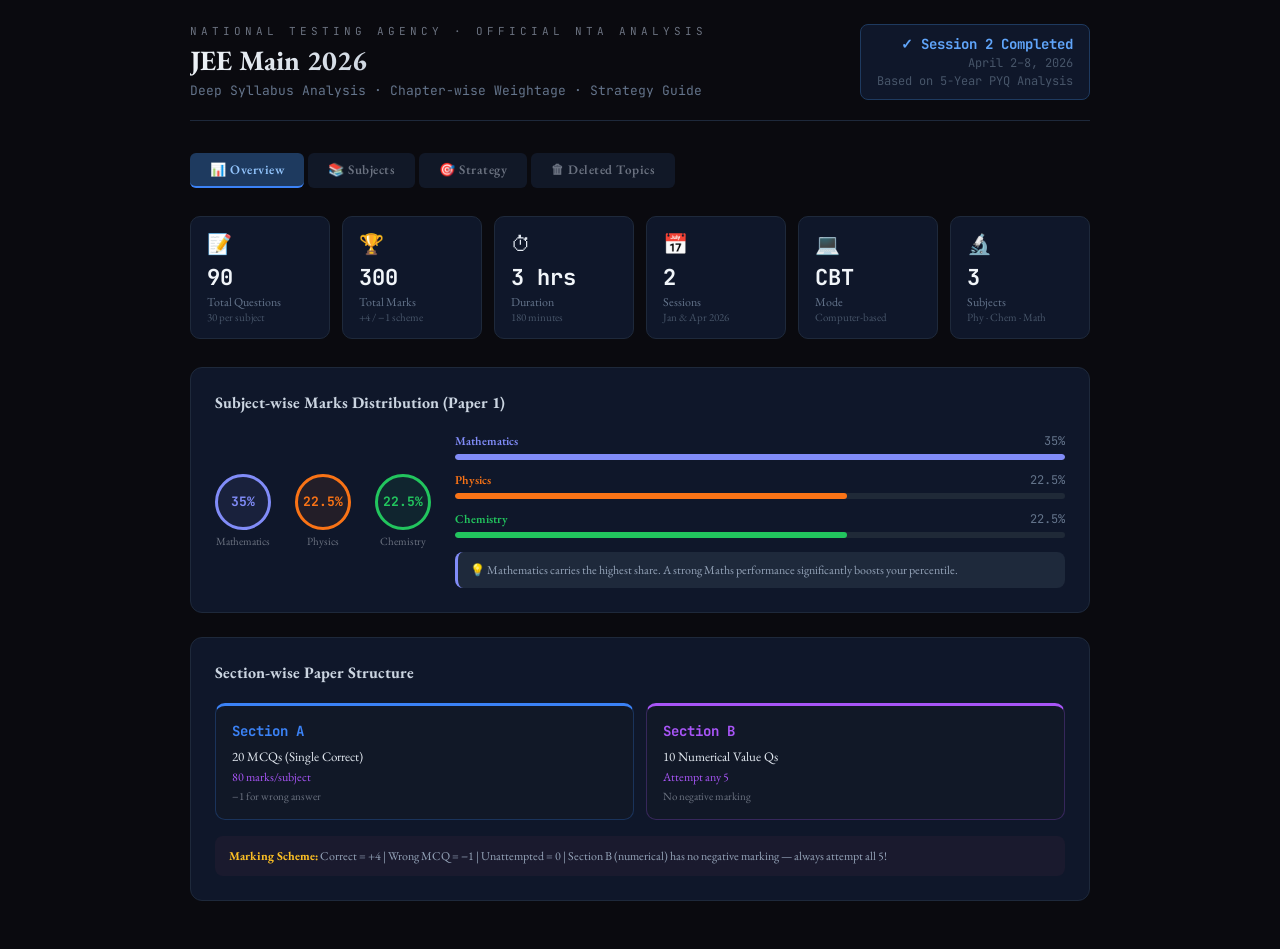
<file: jee.html>
<!DOCTYPE html>
<html lang="en">
<head>
<meta charset="UTF-8" />
<meta name="viewport" content="width=device-width, initial-scale=1.0" />
<title>JEE Main 2026 — Syllabus Analysis</title>
<link href="https://fonts.googleapis.com/css2?family=EB+Garamond:ital,wght@0,400;0,600;0,700;1,400&family=JetBrains+Mono:wght@400;700&display=swap" rel="stylesheet" />
<style>
  *, *::before, *::after { box-sizing: border-box; margin: 0; padding: 0; }
  :root {
    --bg: #0a0a0f;
    --surface: #0f172a;
    --surface2: #111827;
    --border: #1e293b;
    --text: #e2e8f0;
    --muted: #64748b;
    --muted2: #475569;
    --muted3: #6b7280;
    --physics: #f97316;
    --chemistry: #22c55e;
    --maths: #818cf8;
  }
  html { scroll-behavior: smooth; }
  body {
    min-height: 100vh;
    background: var(--bg);
    font-family: 'EB Garamond', Georgia, serif;
    color: var(--text);
    padding: 24px 16px;
  }
  .mono { font-family: 'JetBrains Mono', monospace; }

  /* HEADER */
  .header { max-width: 900px; margin: 0 auto 0; border-bottom: 1px solid var(--border); padding-bottom: 20px; margin-bottom: 32px; }
  .header-row { display: flex; align-items: flex-start; justify-content: space-between; flex-wrap: wrap; gap: 12px; }
  .header-label { font-size: 11px; letter-spacing: 4px; color: var(--muted3); text-transform: uppercase; margin-bottom: 6px; font-family: 'JetBrains Mono', monospace; }
  .header-title {
    font-size: 28px; font-weight: 700;
    background: linear-gradient(135deg, #f1f5f9, #94a3b8);
    -webkit-background-clip: text; -webkit-text-fill-color: transparent;
    line-height: 1.2;
  }
  .header-sub { font-size: 13px; color: var(--muted); margin-top: 4px; font-family: 'JetBrains Mono', monospace; }
  .header-badge {
    background: #0f172a; border: 1px solid #1e3a5f; border-radius: 8px;
    padding: 10px 16px; font-size: 12px; color: #60a5fa; text-align: right; font-family: 'JetBrains Mono', monospace;
  }
  .header-badge .badge-title { font-weight: 700; font-size: 14px; }
  .header-badge .badge-sub { color: var(--muted2); margin-top: 2px; }

  /* NAV TABS */
  .tabs { max-width: 900px; margin: 0 auto; display: flex; gap: 4px; margin-bottom: 28px; flex-wrap: wrap; }
  .tab-btn {
    padding: 8px 20px; border-radius: 6px; border: none; cursor: pointer;
    font-size: 13px; font-family: 'EB Garamond', serif; font-weight: 600;
    letter-spacing: 0.5px; transition: all 0.2s;
    background: var(--surface2); color: var(--muted3);
    border-bottom: 2px solid transparent;
  }
  .tab-btn.active { background: #1e3a5f; color: #93c5fd; border-bottom-color: #3b82f6; }

  /* MAIN CONTENT */
  .content { max-width: 900px; margin: 0 auto; }
  .tab-panel { display: none; }
  .tab-panel.active { display: block; }

  /* STAT CARDS */
  .stat-grid { display: grid; grid-template-columns: repeat(auto-fit, minmax(140px, 1fr)); gap: 12px; margin-bottom: 28px; }
  .stat-card {
    background: var(--surface); border: 1px solid var(--border); border-radius: 10px; padding: 14px 16px;
    transition: transform 0.2s, border-color 0.2s;
  }
  .stat-card:hover { transform: translateY(-2px); border-color: #2d3f5f; }
  .stat-icon { font-size: 20px; margin-bottom: 6px; }
  .stat-value { font-size: 22px; font-weight: 700; color: #f1f5f9; font-family: 'JetBrains Mono', monospace; }
  .stat-label { font-size: 12px; color: var(--muted); margin-top: 2px; }
  .stat-sub { font-size: 11px; color: var(--muted2); }

  /* CARDS */
  .card { background: var(--surface); border: 1px solid var(--border); border-radius: 12px; padding: 24px; margin-bottom: 24px; }
  .card-title { font-size: 16px; font-weight: 700; color: #cbd5e1; margin-bottom: 20px; }

  /* SUBJECT DOTS */
  .dots-row { display: flex; justify-content: space-around; align-items: center; flex-wrap: wrap; gap: 24px; }
  .subject-dot-wrap { display: flex; flex-direction: column; align-items: center; gap: 4px; }
  .subject-dot {
    width: 56px; height: 56px; border-radius: 50%;
    border-width: 3px; border-style: solid;
    display: flex; align-items: center; justify-content: center;
    font-size: 13px; font-weight: 700; font-family: 'JetBrains Mono', monospace;
  }
  .subject-dot-label { font-size: 11px; color: var(--muted3); text-align: center; max-width: 60px; }

  /* WEIGHTAGE BAR */
  .bar-wrap { background: #1f2937; border-radius: 4px; height: 6px; width: 100%; overflow: hidden; }
  .bar-fill { height: 100%; border-radius: 4px; transition: width 0.6s ease; }
  .bar-label-row { display: flex; justify-content: space-between; font-size: 12px; margin-bottom: 5px; }

  /* BARS SECTION */
  .bars-section { flex: 1; min-width: 200px; }
  .bar-item { margin-bottom: 12px; }
  .info-box { margin-top: 14px; padding: 10px 12px; background: #1e293b; border-radius: 8px; font-size: 12px; color: #94a3b8; border-left: 3px solid var(--maths); }

  /* SECTION STRUCTURE */
  .section-grid { display: grid; grid-template-columns: repeat(auto-fit, minmax(220px, 1fr)); gap: 12px; }
  .section-card { background: var(--surface2); border-radius: 10px; padding: 16px; }
  .section-name { font-size: 14px; font-weight: 700; margin-bottom: 8px; font-family: 'JetBrains Mono', monospace; }
  .section-desc { font-size: 13px; color: var(--text); margin-bottom: 4px; }
  .section-marks { font-size: 12px; color: #a855f7; }
  .section-note { font-size: 11px; color: var(--muted3); margin-top: 4px; }
  .marking-box { margin-top: 16px; padding: 12px 14px; background: #1a1a2e; border-radius: 8px; font-size: 12px; color: #94a3b8; }

  /* SUBJECTS TAB */
  .subject-switcher { display: flex; gap: 8px; margin-bottom: 20px; flex-wrap: wrap; }
  .subject-btn {
    padding: 8px 22px; border-radius: 8px; cursor: pointer;
    font-size: 13px; font-family: 'EB Garamond', serif; font-weight: 700;
    transition: all 0.2s; background: var(--surface2);
    color: var(--muted3);
  }
  .subject-header {
    border-radius: 12px; padding: 16px 20px; margin-bottom: 20px;
    display: flex; justify-content: space-between; align-items: center; flex-wrap: wrap; gap: 12px;
  }
  .subject-header h2 { font-size: 20px; font-weight: 700; }
  .subject-header-sub { font-size: 12px; color: var(--muted); margin-top: 4px; font-family: 'JetBrains Mono', monospace; }
  .class-dist { display: flex; gap: 16px; }
  .class-dist-item { text-align: center; }
  .class-dist-pct { font-size: 16px; font-weight: 700; font-family: 'JetBrains Mono', monospace; }
  .class-dist-label { font-size: 11px; color: var(--muted); }

  /* CHAPTER TABLE */
  .chapter-table { background: var(--surface); border: 1px solid var(--border); border-radius: 12px; overflow: hidden; margin-bottom: 20px; }
  .chapter-header {
    display: grid; grid-template-columns: 2fr 1fr 80px 90px;
    padding: 10px 16px; background: var(--surface2);
    font-size: 11px; color: var(--muted); text-transform: uppercase;
    letter-spacing: 1px; font-weight: 700; font-family: 'JetBrains Mono', monospace;
  }
  .chapter-row {
    display: grid; grid-template-columns: 2fr 1fr 80px 90px;
    padding: 10px 16px; align-items: center; font-size: 13px;
    border-top: 1px solid #1e293b; transition: background 0.15s;
  }
  .chapter-row:hover { background: #111827; }
  .chapter-name { font-weight: 600; color: var(--text); }
  .chapter-class { font-size: 10px; color: var(--muted3); font-family: 'JetBrains Mono', monospace; margin-top: 2px; }
  .chapter-weightage { font-family: 'JetBrains Mono', monospace; font-size: 12px; }
  .chapter-qs { font-family: 'JetBrains Mono', monospace; color: #94a3b8; }
  .priority-badge {
    display: inline-flex; align-items: center; gap: 5px;
    padding: 3px 8px; border-radius: 4px; font-size: 10px;
    font-weight: 700; font-family: 'JetBrains Mono', monospace; letter-spacing: 0.5px;
  }
  .priority-dot { width: 6px; height: 6px; border-radius: 50%; flex-shrink: 0; }

  /* TIPS */
  .tips-grid { display: grid; grid-template-columns: repeat(auto-fit, minmax(200px, 1fr)); gap: 10px; }
  .tip-card { background: var(--surface2); border-radius: 8px; padding: 12px 14px; font-size: 12px; color: #94a3b8; border-left-width: 3px; border-left-style: solid; line-height: 1.5; }

  /* STRATEGY TAB */
  .strategy-intro { background: #0f172a; border: 1px solid #1e293b; border-radius: 12px; padding: 20px; margin-bottom: 24px; }
  .strategy-intro p { font-size: 14px; color: #94a3b8; line-height: 1.7; }
  .strategy-grid { display: grid; grid-template-columns: repeat(auto-fit, minmax(260px, 1fr)); gap: 16px; margin-bottom: 24px; }
  .strategy-card { background: var(--surface); border: 1px solid var(--border); border-radius: 12px; padding: 18px; }
  .strategy-card-title { font-size: 15px; font-weight: 700; margin-bottom: 12px; display: flex; align-items: center; gap: 8px; }
  .strategy-item { font-size: 12px; color: #94a3b8; padding: 6px 0; border-bottom: 1px solid #1e293b; line-height: 1.5; display: flex; gap: 8px; align-items: flex-start; }
  .strategy-item:last-child { border-bottom: none; }
  .strategy-bullet { flex-shrink: 0; margin-top: 2px; }
  .timeline { background: var(--surface); border: 1px solid var(--border); border-radius: 12px; padding: 20px; }
  .timeline-title { font-size: 15px; font-weight: 700; color: #cbd5e1; margin-bottom: 16px; }
  .timeline-row { display: grid; grid-template-columns: 80px 1fr; gap: 16px; align-items: start; margin-bottom: 16px; }
  .timeline-week { font-family: 'JetBrains Mono', monospace; font-size: 11px; color: var(--muted3); padding-top: 4px; }
  .timeline-content { background: var(--surface2); border-radius: 8px; padding: 10px 14px; font-size: 12px; color: #94a3b8; line-height: 1.5; }

  /* DELETED TOPICS TAB */
  .deleted-intro { background: #1a0a0a; border: 1px solid #450a0a; border-radius: 12px; padding: 16px 20px; margin-bottom: 20px; font-size: 13px; color: #fca5a5; }
  .deleted-grid { display: grid; grid-template-columns: repeat(auto-fit, minmax(260px, 1fr)); gap: 14px; }
  .deleted-card { background: var(--surface); border: 1px solid var(--border); border-radius: 10px; overflow: hidden; }
  .deleted-card-header { padding: 10px 14px; font-size: 13px; font-weight: 700; display: flex; align-items: center; gap: 6px; }
  .deleted-item { padding: 7px 14px; font-size: 12px; color: #6b7280; border-top: 1px solid #1e293b; display: flex; align-items: center; gap: 8px; text-decoration: line-through; }
  .deleted-item::before { content: '✕'; color: #450a0a; font-size: 10px; flex-shrink: 0; }

  @media (max-width: 600px) {
    .chapter-header, .chapter-row { grid-template-columns: 1.5fr 1fr 50px 70px; font-size: 11px; }
    .header-title { font-size: 22px; }
    .dots-row { flex-direction: row; }
  }
</style>
</head>
<body>

<!-- HEADER -->
<div class="header">
  <div class="header-row">
    <div>
      <div class="header-label">National Testing Agency · Official NTA Analysis</div>
      <h1 class="header-title">JEE Main 2026</h1>
      <div class="header-sub">Deep Syllabus Analysis · Chapter-wise Weightage · Strategy Guide</div>
    </div>
    <div class="header-badge">
      <div class="badge-title">✓ Session 2 Completed</div>
      <div class="badge-sub">April 2–8, 2026</div>
      <div class="badge-sub">Based on 5-Year PYQ Analysis</div>
    </div>
  </div>
</div>

<!-- TABS -->
<div class="tabs">
  <button class="tab-btn active" data-tab="overview">📊 Overview</button>
  <button class="tab-btn" data-tab="subjects">📚 Subjects</button>
  <button class="tab-btn" data-tab="strategy">🎯 Strategy</button>
  <button class="tab-btn" data-tab="deleted">🗑 Deleted Topics</button>
</div>

<!-- CONTENT -->
<div class="content">

  <!-- ── OVERVIEW TAB ── -->
  <div class="tab-panel active" id="tab-overview">
    <div class="stat-grid">
      <div class="stat-card"><div class="stat-icon">📝</div><div class="stat-value">90</div><div class="stat-label">Total Questions</div><div class="stat-sub">30 per subject</div></div>
      <div class="stat-card"><div class="stat-icon">🏆</div><div class="stat-value">300</div><div class="stat-label">Total Marks</div><div class="stat-sub">+4 / −1 scheme</div></div>
      <div class="stat-card"><div class="stat-icon">⏱</div><div class="stat-value">3 hrs</div><div class="stat-label">Duration</div><div class="stat-sub">180 minutes</div></div>
      <div class="stat-card"><div class="stat-icon">📅</div><div class="stat-value">2</div><div class="stat-label">Sessions</div><div class="stat-sub">Jan & Apr 2026</div></div>
      <div class="stat-card"><div class="stat-icon">💻</div><div class="stat-value">CBT</div><div class="stat-label">Mode</div><div class="stat-sub">Computer-based</div></div>
      <div class="stat-card"><div class="stat-icon">🔬</div><div class="stat-value">3</div><div class="stat-label">Subjects</div><div class="stat-sub">Phy · Chem · Math</div></div>
    </div>

    <div class="card">
      <div class="card-title">Subject-wise Marks Distribution (Paper 1)</div>
      <div class="dots-row">
        <div class="subject-dot-wrap">
          <div class="subject-dot" style="border-color:#818cf8;color:#818cf8;background:#818cf815;">35%</div>
          <div class="subject-dot-label">Mathematics</div>
        </div>
        <div class="subject-dot-wrap">
          <div class="subject-dot" style="border-color:#f97316;color:#f97316;background:#f9731615;">22.5%</div>
          <div class="subject-dot-label">Physics</div>
        </div>
        <div class="subject-dot-wrap">
          <div class="subject-dot" style="border-color:#22c55e;color:#22c55e;background:#22c55e15;">22.5%</div>
          <div class="subject-dot-label">Chemistry</div>
        </div>
        <div class="bars-section">
          <div class="bar-item">
            <div class="bar-label-row"><span style="color:#818cf8;font-weight:600;">Mathematics</span><span style="color:var(--muted);" class="mono">35%</span></div>
            <div class="bar-wrap"><div class="bar-fill" style="width:100%;background:#818cf8;"></div></div>
          </div>
          <div class="bar-item">
            <div class="bar-label-row"><span style="color:#f97316;font-weight:600;">Physics</span><span style="color:var(--muted);" class="mono">22.5%</span></div>
            <div class="bar-wrap"><div class="bar-fill" style="width:64.3%;background:#f97316;"></div></div>
          </div>
          <div class="bar-item">
            <div class="bar-label-row"><span style="color:#22c55e;font-weight:600;">Chemistry</span><span style="color:var(--muted);" class="mono">22.5%</span></div>
            <div class="bar-wrap"><div class="bar-fill" style="width:64.3%;background:#22c55e;"></div></div>
          </div>
          <div class="info-box">💡 Mathematics carries the highest share. A strong Maths performance significantly boosts your percentile.</div>
        </div>
      </div>
    </div>

    <div class="card">
      <div class="card-title">Section-wise Paper Structure</div>
      <div class="section-grid">
        <div class="section-card" style="border-top:3px solid #3b82f6;border:1px solid #3b82f640;border-top:3px solid #3b82f6;">
          <div class="section-name" style="color:#3b82f6;">Section A</div>
          <div class="section-desc">20 MCQs (Single Correct)</div>
          <div class="section-marks">80 marks/subject</div>
          <div class="section-note">−1 for wrong answer</div>
        </div>
        <div class="section-card" style="border:1px solid #a855f740;border-top:3px solid #a855f7;">
          <div class="section-name" style="color:#a855f7;">Section B</div>
          <div class="section-desc">10 Numerical Value Qs</div>
          <div class="section-marks">Attempt any 5</div>
          <div class="section-note">No negative marking</div>
        </div>
      </div>
      <div class="marking-box">
        <strong style="color:#fbbf24;">Marking Scheme:</strong> Correct = +4 | Wrong MCQ = −1 | Unattempted = 0 | Section B (numerical) has no negative marking — always attempt all 5!
      </div>
    </div>
  </div>

  <!-- ── SUBJECTS TAB ── -->
  <div class="tab-panel" id="tab-subjects">
    <div class="subject-switcher">
      <button class="subject-btn active" data-subject="physics" style="border:1px solid #f9731640;color:#f97316;background:#f9731620;">Physics</button>
      <button class="subject-btn" data-subject="chemistry" style="border:1px solid #22c55e40;color:var(--muted3);background:var(--surface2);">Chemistry</button>
      <button class="subject-btn" data-subject="maths" style="border:1px solid #818cf840;color:var(--muted3);background:var(--surface2);">Mathematics</button>
    </div>
    <div id="subject-content"></div>
  </div>

  <!-- ── STRATEGY TAB ── -->
  <div class="tab-panel" id="tab-strategy">
    <div class="strategy-intro">
      <p>Based on 5-year PYQ analysis, here's an evidence-driven strategy to maximize your JEE Main 2026 score. Focus on high-weightage chapters first, then fill gaps.</p>
    </div>
    <div class="strategy-grid">
      <div class="strategy-card">
        <div class="strategy-card-title" style="color:#f97316;">⚡ Physics Strategy</div>
        <div class="strategy-item"><span class="strategy-bullet" style="color:#f97316;">▸</span>Master Modern Physics first — highest single-chapter yield (16.7%)</div>
        <div class="strategy-item"><span class="strategy-bullet" style="color:#f97316;">▸</span>Electrostatics + Current Electricity = guaranteed 6–8 marks</div>
        <div class="strategy-item"><span class="strategy-bullet" style="color:#f97316;">▸</span>Optics (Ray + Wave) = ~14% — very reliable scoring zone</div>
        <div class="strategy-item"><span class="strategy-bullet" style="color:#f97316;">▸</span>Never skip Mechanics — Kinematics + Rotational + Laws = ~18%</div>
      </div>
      <div class="strategy-card">
        <div class="strategy-card-title" style="color:#22c55e;">🧪 Chemistry Strategy</div>
        <div class="strategy-item"><span class="strategy-bullet" style="color:#22c55e;">▸</span>NCERT is king — Chemistry is the fastest scoring subject</div>
        <div class="strategy-item"><span class="strategy-bullet" style="color:#22c55e;">▸</span>Coordination + d/f-block = highest inorganic yield</div>
        <div class="strategy-item"><span class="strategy-bullet" style="color:#22c55e;">▸</span>Physical Chemistry numericals (Electrochemistry + Kinetics + Solutions)</div>
        <div class="strategy-item"><span class="strategy-bullet" style="color:#22c55e;">▸</span>Memorize reaction charts for Organic — patterns are predictable</div>
      </div>
      <div class="strategy-card">
        <div class="strategy-card-title" style="color:#818cf8;">📐 Mathematics Strategy</div>
        <div class="strategy-item"><span class="strategy-bullet" style="color:#818cf8;">▸</span>Calculus alone = 27% of Maths — your #1 investment</div>
        <div class="strategy-item"><span class="strategy-bullet" style="color:#818cf8;">▸</span>3D Geometry + Vectors = formulaic, very high ROI</div>
        <div class="strategy-item"><span class="strategy-bullet" style="color:#818cf8;">▸</span>Matrices & Determinants: easy marks — never leave this unpracticed</div>
        <div class="strategy-item"><span class="strategy-bullet" style="color:#818cf8;">▸</span>Maths = 35% of paper — a strong game changes your percentile</div>
      </div>
    </div>
    <div class="timeline">
      <div class="timeline-title">📅 Revision Roadmap (Last 4 Weeks)</div>
      <div class="timeline-row">
        <div class="timeline-week">Week 1</div>
        <div class="timeline-content"><strong style="color:#ef4444;">CRITICAL chapters only</strong> — Modern Physics, Calculus, Coordination Compounds, Current Electricity, 3D Geometry. Solve 10 PYQs per chapter.</div>
      </div>
      <div class="timeline-row">
        <div class="timeline-week">Week 2</div>
        <div class="timeline-content"><strong style="color:#f59e0b;">HIGH priority chapters</strong> — Thermodynamics (both), Electrochemistry, Probability, Differential Equations. Full NCERT revision for Chemistry.</div>
      </div>
      <div class="timeline-row">
        <div class="timeline-week">Week 3</div>
        <div class="timeline-content"><strong style="color:#60a5fa;">MODERATE + formula revision</strong> — Matrices, Coordinate Geometry, Magnetic Effects, Wave Optics. Make formula sheets. 2 full mock tests.</div>
      </div>
      <div class="timeline-row">
        <div class="timeline-week">Week 4</div>
        <div class="timeline-content"><strong style="color:#a855f7;">Mock tests + weak areas</strong> — Daily full-length mocks. Analyze mistakes. Revise notes only. Sleep 8 hours. No new topics.</div>
      </div>
    </div>
  </div>

  <!-- ── DELETED TOPICS TAB ── -->
  <div class="tab-panel" id="tab-deleted">
    <div class="deleted-intro">
      ⚠️ The following topics were removed from the JEE Main syllabus by NTA. Do NOT waste time on these in your preparation.
    </div>
    <div class="deleted-grid">
      <div class="deleted-card">
        <div class="deleted-card-header" style="background:#f9731615;color:#f97316;">⚡ Physics — Deleted</div>
        <div class="deleted-item">Communication Systems</div>
        <div class="deleted-item">Semiconductors (detailed)</div>
        <div class="deleted-item">Logic Gates (full chapter)</div>
        <div class="deleted-item">Experimental Skills (select)</div>
        <div class="deleted-item">Scalars & Vectors (standalone)</div>
      </div>
      <div class="deleted-card">
        <div class="deleted-card-header" style="background:#22c55e15;color:#22c55e;">🧪 Chemistry — Deleted</div>
        <div class="deleted-item">Environmental Chemistry</div>
        <div class="deleted-item">Chemistry in Everyday Life</div>
        <div class="deleted-item">Surface Chemistry (partial)</div>
        <div class="deleted-item">Nuclear Chemistry (partial)</div>
        <div class="deleted-item">General Organic Chemistry (select)</div>
      </div>
      <div class="deleted-card">
        <div class="deleted-card-header" style="background:#818cf815;color:#818cf8;">📐 Mathematics — Deleted</div>
        <div class="deleted-item">Mathematical Induction</div>
        <div class="deleted-item">Height & Distance (Trigonometry)</div>
        <div class="deleted-item">Properties of Triangles</div>
        <div class="deleted-item">Linear Programming (partial)</div>
        <div class="deleted-item">Profit & Loss / Interest (select)</div>
      </div>
    </div>
  </div>

</div><!-- /content -->

<script>
const subjects = {
  physics: {
    label: "Physics",
    color: "#f97316",
    subjectShare: 22.5,
    classDistribution: { "Class XI": 48, "Class XII": 52 },
    chapters: [
      { name: "Modern Physics", weightage: 16.7, questions: 5, priority: "CRITICAL", cls: "XII" },
      { name: "Current Electricity", weightage: 10, questions: 3, priority: "CRITICAL", cls: "XII" },
      { name: "Electrostatics", weightage: 10, questions: 3, priority: "CRITICAL", cls: "XII" },
      { name: "Ray Optics", weightage: 10, questions: 3, priority: "CRITICAL", cls: "XII" },
      { name: "Thermodynamics", weightage: 10, questions: 3, priority: "HIGH", cls: "XI" },
      { name: "Rotational Motion", weightage: 8, questions: 2, priority: "HIGH", cls: "XI" },
      { name: "Magnetic Effects", weightage: 7, questions: 2, priority: "HIGH", cls: "XII" },
      { name: "Alternating Current", weightage: 6, questions: 2, priority: "HIGH", cls: "XII" },
      { name: "Kinematics", weightage: 5, questions: 1, priority: "MODERATE", cls: "XI" },
      { name: "Laws of Motion", weightage: 5, questions: 1, priority: "MODERATE", cls: "XI" },
      { name: "Wave Optics", weightage: 4, questions: 1, priority: "MODERATE", cls: "XII" },
      { name: "Kinetic Theory", weightage: 4, questions: 1, priority: "MODERATE", cls: "XI" },
      { name: "EM Waves", weightage: 2, questions: 1, priority: "LOW", cls: "XII" },
      { name: "Others", weightage: 2.3, questions: 1, priority: "LOW", cls: "—" },
    ],
    tips: [
      "Mechanics (Kinematics+Rotational+Laws) = ~18% combined — never skip",
      "Electrostatics + Current Electricity = your guaranteed 6–8 marks",
      "Modern Physics has highest single-chapter weightage (16.7%) — master Bohr, radioactivity, photoelectric",
      "Optics (Ray + Wave) collectively contribute ~14% — very reliable scoring zone",
    ],
  },
  chemistry: {
    label: "Chemistry",
    color: "#22c55e",
    subjectShare: 22.5,
    classDistribution: { "Class XI": 44, "Class XII": 56 },
    chapters: [
      { name: "Coordination Compounds", weightage: 10, questions: 3, priority: "CRITICAL", cls: "XII" },
      { name: "d & f-Block + Periodic", weightage: 9, questions: 3, priority: "CRITICAL", cls: "XII" },
      { name: "Chemical Bonding", weightage: 8, questions: 2, priority: "CRITICAL", cls: "XI" },
      { name: "Aldehyde/Ketone/Acids", weightage: 8, questions: 2, priority: "CRITICAL", cls: "XII" },
      { name: "Thermodynamics (Chem)", weightage: 7, questions: 2, priority: "HIGH", cls: "XI" },
      { name: "Electrochemistry", weightage: 7, questions: 2, priority: "HIGH", cls: "XII" },
      { name: "Chemical Equilibrium", weightage: 6, questions: 2, priority: "HIGH", cls: "XI" },
      { name: "Chemical Kinetics", weightage: 6, questions: 2, priority: "HIGH", cls: "XII" },
      { name: "Solutions", weightage: 5, questions: 1, priority: "HIGH", cls: "XII" },
      { name: "Organic Reactions (basics)", weightage: 5, questions: 1, priority: "MODERATE", cls: "XI/XII" },
      { name: "Atomic Structure", weightage: 5, questions: 1, priority: "MODERATE", cls: "XI" },
      { name: "p-Block Elements", weightage: 5, questions: 1, priority: "MODERATE", cls: "XI/XII" },
      { name: "Biomolecules + Polymers", weightage: 4, questions: 1, priority: "LOW", cls: "XII" },
      { name: "Others", weightage: 5, questions: 1, priority: "LOW", cls: "—" },
    ],
    tips: [
      "Chemistry is the fastest scoring subject — NCERT is king here",
      "Coordination Compounds + d/f-block = highest inorganic yield",
      "Physical Chemistry (Electrochemistry + Kinetics + Solutions) = reliable numerical zone",
      "Organic reactions (Aldehydes/Amines/Halogens) follow predictable patterns — memorize reaction charts",
    ],
  },
  maths: {
    label: "Mathematics",
    color: "#818cf8",
    subjectShare: 35,
    classDistribution: { "Class XI": 46, "Class XII": 54 },
    chapters: [
      { name: "Calculus (Integral)", weightage: 15, questions: 4, priority: "CRITICAL", cls: "XII" },
      { name: "Calculus (Differential)", weightage: 12, questions: 3, priority: "CRITICAL", cls: "XI/XII" },
      { name: "3D Geometry + Vectors", weightage: 10, questions: 3, priority: "CRITICAL", cls: "XII" },
      { name: "Matrices & Determinants", weightage: 8, questions: 2, priority: "CRITICAL", cls: "XII" },
      { name: "Coordinate Geometry", weightage: 8, questions: 2, priority: "CRITICAL", cls: "XI" },
      { name: "Probability", weightage: 7, questions: 2, priority: "HIGH", cls: "XI/XII" },
      { name: "Complex Numbers", weightage: 6, questions: 2, priority: "HIGH", cls: "XI" },
      { name: "Differential Equations", weightage: 6, questions: 2, priority: "HIGH", cls: "XII" },
      { name: "Binomial Theorem", weightage: 5, questions: 1, priority: "HIGH", cls: "XI" },
      { name: "Sequences & Series", weightage: 5, questions: 1, priority: "MODERATE", cls: "XI" },
      { name: "Permutations & Comb.", weightage: 4, questions: 1, priority: "MODERATE", cls: "XI" },
      { name: "Conic Sections", weightage: 4, questions: 1, priority: "MODERATE", cls: "XI" },
      { name: "Trigonometry", weightage: 4, questions: 1, priority: "MODERATE", cls: "XI" },
      { name: "Mathematical Reasoning", weightage: 3, questions: 1, priority: "LOW", cls: "XI/XII" },
      { name: "Statistics", weightage: 3, questions: 1, priority: "LOW", cls: "XI/XII" },
    ],
    tips: [
      "Calculus alone = 27% of Maths section — your #1 investment",
      "3D Geometry + Vectors = very formulaic, high ROI for time invested",
      "Matrices & Determinants: easy marks if practiced — never leave this",
      "Maths carries 35% of the total paper — a strong Maths game changes your percentile",
    ],
  },
};

const priorityColors = {
  CRITICAL: { bg: "#450a0a", text: "#fca5a5", dot: "#ef4444" },
  HIGH:     { bg: "#422006", text: "#fcd34d", dot: "#f59e0b" },
  MODERATE: { bg: "#0c2340", text: "#93c5fd", dot: "#60a5fa" },
  LOW:      { bg: "#1f2937", text: "#9ca3af", dot: "#6b7280" },
};

let activeSubject = "physics";

function renderSubject(key) {
  const s = subjects[key];
  const maxW = Math.max(...s.chapters.map(c => c.weightage));
  const distEntries = Object.entries(s.classDistribution);

  const rows = s.chapters.map(ch => {
    const pc = priorityColors[ch.priority];
    const barW = ((ch.weightage / maxW) * 100).toFixed(1);
    return `
      <div class="chapter-row">
        <div>
          <div class="chapter-name">${ch.name}</div>
          <div class="chapter-class">Class ${ch.cls}</div>
          <div class="bar-wrap" style="margin-top:4px;max-width:120px;">
            <div class="bar-fill" style="width:${barW}%;background:${s.color};"></div>
          </div>
        </div>
        <div class="chapter-weightage" style="color:${s.color};">${ch.weightage}%</div>
        <div class="chapter-qs">~${ch.questions}</div>
        <div>
          <span class="priority-badge" style="background:${pc.bg};color:${pc.text};">
            <span class="priority-dot" style="background:${pc.dot};"></span>
            ${ch.priority}
          </span>
        </div>
      </div>
    `;
  }).join('');

  const tipsHTML = s.tips.map(t => `
    <div class="tip-card" style="border-left-color:${s.color};">💡 ${t}</div>
  `).join('');

  const distHTML = distEntries.map(([cls, pct]) => `
    <div class="class-dist-item">
      <div class="class-dist-pct" style="color:${s.color};">${pct}%</div>
      <div class="class-dist-label">${cls}</div>
    </div>
  `).join('');

  return `
    <div class="subject-header" style="background:${s.color}10;border:1px solid ${s.color}30;">
      <div>
        <h2 style="color:${s.color};">${s.label}</h2>
        <div class="subject-header-sub">
          Paper share: <strong style="color:${s.color};">${s.subjectShare}%</strong> · 30 Questions · 120 Marks
        </div>
      </div>
      <div class="class-dist">${distHTML}</div>
    </div>
    <div class="chapter-table">
      <div class="chapter-header">
        <span>Chapter</span>
        <span>Weightage (5yr)</span>
        <span>~Qs</span>
        <span>Priority</span>
      </div>
      ${rows}
    </div>
    <div class="card" style="margin-top:0;">
      <div class="card-title">📌 Key Insights — ${s.label}</div>
      <div class="tips-grid">${tipsHTML}</div>
    </div>
  `;
}

function updateSubjectButtons(key) {
  document.querySelectorAll('.subject-btn').forEach(btn => {
    const sk = btn.dataset.subject;
    const color = subjects[sk].color;
    if (sk === key) {
      btn.style.color = color;
      btn.style.background = color + '20';
      btn.style.border = `1px solid ${color}40`;
    } else {
      btn.style.color = 'var(--muted3)';
      btn.style.background = 'var(--surface2)';
      btn.style.border = `1px solid ${subjects[sk].color}40`;
    }
  });
}

// Tab switching
document.querySelectorAll('.tab-btn').forEach(btn => {
  btn.addEventListener('click', () => {
    document.querySelectorAll('.tab-btn').forEach(b => b.classList.remove('active'));
    document.querySelectorAll('.tab-panel').forEach(p => p.classList.remove('active'));
    btn.classList.add('active');
    document.getElementById('tab-' + btn.dataset.tab).classList.add('active');
  });
});

// Subject switching
document.querySelectorAll('.subject-btn').forEach(btn => {
  btn.addEventListener('click', () => {
    activeSubject = btn.dataset.subject;
    updateSubjectButtons(activeSubject);
    document.getElementById('subject-content').innerHTML = renderSubject(activeSubject);
  });
});

// Initial render
document.getElementById('subject-content').innerHTML = renderSubject(activeSubject);
</script>
</body>
</html>
</file>
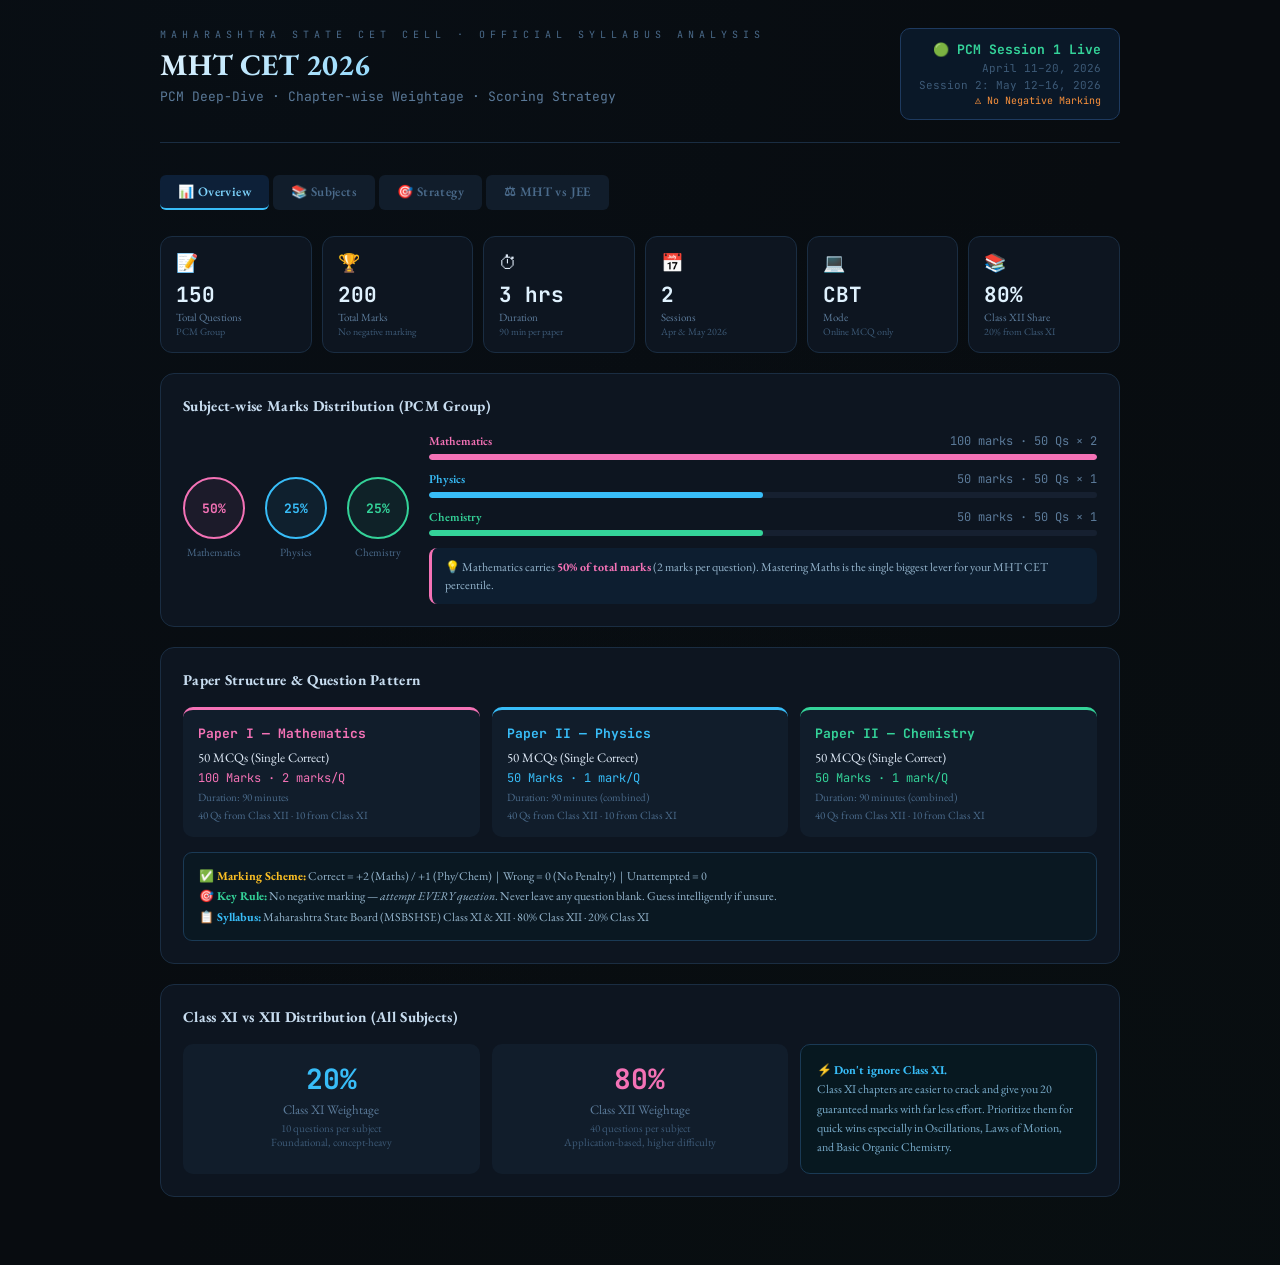
<file: mhtcet.html>
<!DOCTYPE html>
<html lang="en">
<head>
<meta charset="UTF-8" />
<meta name="viewport" content="width=device-width, initial-scale=1.0" />
<title>MHT CET 2026 — Syllabus & Strategy Dashboard</title>
<link href="https://fonts.googleapis.com/css2?family=EB+Garamond:ital,wght@0,400;0,600;0,700;1,400&family=JetBrains+Mono:wght@400;700&display=swap" rel="stylesheet" />
<style>
  *, *::before, *::after { box-sizing: border-box; margin: 0; padding: 0; }
  :root {
    --bg: #080c10;
    --surface: #0d1520;
    --surface2: #111d2b;
    --border: #1a2d42;
    --text: #dde8f5;
    --muted: #5b7a99;
    --muted2: #3d5a77;
    --muted3: #4a6a8a;
    --physics: #38bdf8;
    --chemistry: #34d399;
    --maths: #f472b6;
    --biology: #fb923c;
  }
  html { scroll-behavior: smooth; }
  body {
    min-height: 100vh;
    background: var(--bg);
    background-image: radial-gradient(ellipse at 20% 0%, #0a1f3520 0%, transparent 60%),
                      radial-gradient(ellipse at 80% 100%, #0d2a1a15 0%, transparent 60%);
    font-family: 'EB Garamond', Georgia, serif;
    color: var(--text);
    padding: 28px 16px 48px;
  }
  .mono { font-family: 'JetBrains Mono', monospace; }

  /* ── HEADER ── */
  .header { max-width: 960px; margin: 0 auto 32px; border-bottom: 1px solid var(--border); padding-bottom: 22px; }
  .header-row { display: flex; align-items: flex-start; justify-content: space-between; flex-wrap: wrap; gap: 14px; }
  .header-eyebrow { font-size: 10px; letter-spacing: 5px; color: var(--muted3); text-transform: uppercase; margin-bottom: 7px; font-family: 'JetBrains Mono', monospace; }
  .header-title {
    font-size: 30px; font-weight: 700;
    background: linear-gradient(135deg, #e0f2fe, #7dd3fc, #bae6fd);
    -webkit-background-clip: text; -webkit-text-fill-color: transparent;
    line-height: 1.15;
  }
  .header-sub { font-size: 13px; color: var(--muted); margin-top: 5px; font-family: 'JetBrains Mono', monospace; }
  .header-badge {
    background: #0a1828; border: 1px solid #1e3a5f; border-radius: 10px;
    padding: 12px 18px; font-size: 11px; font-family: 'JetBrains Mono', monospace; text-align: right;
  }
  .badge-live { color: #34d399; font-weight: 700; font-size: 13px; }
  .badge-sub { color: var(--muted2); margin-top: 3px; }
  .badge-warn { color: #fb923c; margin-top: 2px; font-size: 10px; }

  /* ── TABS ── */
  .tabs { max-width: 960px; margin: 0 auto 26px; display: flex; gap: 4px; flex-wrap: wrap; }
  .tab-btn {
    padding: 8px 18px; border-radius: 6px; border: none; cursor: pointer;
    font-size: 13px; font-family: 'EB Garamond', serif; font-weight: 600;
    letter-spacing: 0.4px; transition: all 0.2s;
    background: var(--surface2); color: var(--muted3);
    border-bottom: 2px solid transparent;
  }
  .tab-btn.active { background: #0d2038; color: #7dd3fc; border-bottom-color: #38bdf8; }
  .tab-btn:hover:not(.active) { color: var(--text); background: #13202f; }

  /* ── CONTENT ── */
  .content { max-width: 960px; margin: 0 auto; }
  .tab-panel { display: none; }
  .tab-panel.active { display: block; animation: fadeIn 0.25s ease; }
  @keyframes fadeIn { from { opacity: 0; transform: translateY(6px); } to { opacity: 1; transform: translateY(0); } }

  /* ── CARDS ── */
  .card { background: var(--surface); border: 1px solid var(--border); border-radius: 14px; padding: 22px; margin-bottom: 20px; }
  .card-title { font-size: 15px; font-weight: 700; color: #c8ddf0; margin-bottom: 18px; letter-spacing: 0.3px; }

  /* ── STAT GRID ── */
  .stat-grid { display: grid; grid-template-columns: repeat(auto-fit, minmax(130px, 1fr)); gap: 10px; margin-bottom: 20px; }
  .stat-card {
    background: var(--surface); border: 1px solid var(--border); border-radius: 12px;
    padding: 14px 15px; transition: transform 0.2s, border-color 0.2s;
  }
  .stat-card:hover { transform: translateY(-2px); border-color: #2a4a6a; }
  .stat-icon { font-size: 18px; margin-bottom: 7px; }
  .stat-value { font-size: 21px; font-weight: 700; color: #e0f2fe; font-family: 'JetBrains Mono', monospace; }
  .stat-label { font-size: 11px; color: var(--muted); margin-top: 2px; }
  .stat-sub { font-size: 10px; color: var(--muted2); margin-top: 1px; }

  /* ── SUBJECT DOTS ── */
  .dots-flex { display: flex; justify-content: space-around; align-items: center; flex-wrap: wrap; gap: 20px; }
  .subject-dot-wrap { display: flex; flex-direction: column; align-items: center; gap: 6px; }
  .subject-dot {
    width: 62px; height: 62px; border-radius: 50%;
    border-width: 2.5px; border-style: solid;
    display: flex; align-items: center; justify-content: center;
    font-size: 13px; font-weight: 700; font-family: 'JetBrains Mono', monospace;
    transition: transform 0.2s;
  }
  .subject-dot:hover { transform: scale(1.08); }
  .subject-dot-label { font-size: 11px; color: var(--muted3); text-align: center; max-width: 64px; line-height: 1.3; }

  /* ── BAR ── */
  .bar-wrap { background: #162030; border-radius: 4px; height: 6px; width: 100%; overflow: hidden; }
  .bar-fill { height: 100%; border-radius: 4px; transition: width 0.7s ease; }
  .bar-label-row { display: flex; justify-content: space-between; font-size: 12px; margin-bottom: 5px; }
  .bars-block { flex: 1; min-width: 190px; }
  .bar-item { margin-bottom: 11px; }
  .info-callout { margin-top: 12px; padding: 10px 13px; background: #0d1e30; border-radius: 8px; font-size: 12px; color: #94b4cc; border-left: 3px solid var(--maths); line-height: 1.5; }

  /* ── PAPER STRUCTURE ── */
  .paper-grid { display: grid; grid-template-columns: repeat(auto-fit, minmax(200px, 1fr)); gap: 12px; }
  .paper-card { background: var(--surface2); border-radius: 10px; padding: 15px; }
  .paper-name { font-size: 13px; font-weight: 700; margin-bottom: 7px; font-family: 'JetBrains Mono', monospace; }
  .paper-desc { font-size: 13px; color: var(--text); margin-bottom: 4px; }
  .paper-marks { font-size: 12px; font-family: 'JetBrains Mono', monospace; }
  .paper-note { font-size: 11px; color: var(--muted3); margin-top: 4px; }
  .marking-box { margin-top: 15px; padding: 13px 15px; background: #0a1822; border-radius: 9px; font-size: 12px; color: #94b4cc; line-height: 1.7; border: 1px solid #1a3a55; }

  /* ── SUBJECT SWITCHER ── */
  .subject-switcher { display: flex; gap: 8px; margin-bottom: 18px; flex-wrap: wrap; }
  .subject-btn {
    padding: 8px 20px; border-radius: 8px; cursor: pointer;
    font-size: 13px; font-family: 'EB Garamond', serif; font-weight: 700;
    transition: all 0.2s; background: var(--surface2);
    color: var(--muted3); border-width: 1px; border-style: solid;
  }

  /* ── SUBJECT HEADER ── */
  .subject-header {
    border-radius: 12px; padding: 16px 20px; margin-bottom: 18px;
    display: flex; justify-content: space-between; align-items: center; flex-wrap: wrap; gap: 12px;
  }
  .subject-header h2 { font-size: 20px; font-weight: 700; }
  .subject-header-meta { font-size: 12px; color: var(--muted); margin-top: 4px; font-family: 'JetBrains Mono', monospace; }
  .class-dist { display: flex; gap: 18px; }
  .class-dist-item { text-align: center; }
  .class-dist-pct { font-size: 17px; font-weight: 700; font-family: 'JetBrains Mono', monospace; }
  .class-dist-label { font-size: 10px; color: var(--muted); margin-top: 1px; }

  /* ── CHAPTER TABLE ── */
  .chapter-table { background: var(--surface); border: 1px solid var(--border); border-radius: 14px; overflow: hidden; margin-bottom: 18px; }
  .chapter-header {
    display: grid; grid-template-columns: 2.2fr 1fr 70px 95px;
    padding: 10px 16px; background: #0d1d2e;
    font-size: 10px; color: var(--muted3); text-transform: uppercase;
    letter-spacing: 1.2px; font-weight: 700; font-family: 'JetBrains Mono', monospace;
  }
  .chapter-row {
    display: grid; grid-template-columns: 2.2fr 1fr 70px 95px;
    padding: 10px 16px; align-items: center; font-size: 13px;
    border-top: 1px solid #13243a; transition: background 0.15s;
  }
  .chapter-row:hover { background: #0f1e2e; }
  .chapter-name { font-weight: 600; color: var(--text); line-height: 1.3; }
  .chapter-class-tag { font-size: 10px; color: var(--muted3); font-family: 'JetBrains Mono', monospace; margin-top: 2px; }
  .chapter-weightage { font-family: 'JetBrains Mono', monospace; font-size: 12px; font-weight: 700; }
  .chapter-qs { font-family: 'JetBrains Mono', monospace; color: #6a8fa8; font-size: 12px; }
  .priority-badge {
    display: inline-flex; align-items: center; gap: 5px;
    padding: 3px 8px; border-radius: 4px; font-size: 10px;
    font-weight: 700; font-family: 'JetBrains Mono', monospace; letter-spacing: 0.4px;
  }
  .priority-dot { width: 6px; height: 6px; border-radius: 50%; flex-shrink: 0; }

  /* ── TIPS ── */
  .tips-grid { display: grid; grid-template-columns: repeat(auto-fit, minmax(195px, 1fr)); gap: 10px; }
  .tip-card {
    background: var(--surface2); border-radius: 8px; padding: 12px 14px;
    font-size: 12px; color: #8aadcc; border-left-width: 3px; border-left-style: solid; line-height: 1.55;
  }

  /* ── STRATEGY TAB ── */
  .strategy-banner { background: #071525; border: 1px solid #1a3555; border-radius: 12px; padding: 18px 22px; margin-bottom: 22px; font-size: 14px; color: #7aadcc; line-height: 1.7; }
  .strategy-grid { display: grid; grid-template-columns: repeat(auto-fit, minmax(250px, 1fr)); gap: 15px; margin-bottom: 20px; }
  .strategy-card { background: var(--surface); border: 1px solid var(--border); border-radius: 12px; padding: 17px; }
  .strategy-card-title { font-size: 14px; font-weight: 700; margin-bottom: 11px; display: flex; align-items: center; gap: 8px; }
  .strategy-item { font-size: 12px; color: #7aadcc; padding: 6px 0; border-bottom: 1px solid #13243a; line-height: 1.5; display: flex; gap: 8px; align-items: flex-start; }
  .strategy-item:last-child { border-bottom: none; }
  .s-bullet { flex-shrink: 0; margin-top: 1px; font-size: 10px; }
  .timeline { background: var(--surface); border: 1px solid var(--border); border-radius: 14px; padding: 20px; margin-bottom: 20px; }
  .timeline-title { font-size: 15px; font-weight: 700; color: #c8ddf0; margin-bottom: 16px; }
  .timeline-row { display: grid; grid-template-columns: 76px 1fr; gap: 14px; margin-bottom: 13px; align-items: start; }
  .timeline-week { font-family: 'JetBrains Mono', monospace; font-size: 10px; color: var(--muted3); padding-top: 3px; text-transform: uppercase; letter-spacing: 1px; }
  .timeline-content { background: var(--surface2); border-radius: 8px; padding: 10px 14px; font-size: 12px; color: #7aadcc; line-height: 1.55; }
  .no-neg-box { background: #071d10; border: 1px solid #1a4a2a; border-radius: 10px; padding: 14px 18px; font-size: 13px; color: #34d399; text-align: center; font-weight: 600; margin-bottom: 20px; }

  /* ── COMPARISON ── */
  .compare-grid { display: grid; grid-template-columns: repeat(auto-fit, minmax(230px, 1fr)); gap: 12px; }
  .compare-card { background: var(--surface); border: 1px solid var(--border); border-radius: 12px; padding: 16px; }
  .compare-title { font-size: 13px; font-weight: 700; margin-bottom: 10px; font-family: 'JetBrains Mono', monospace; }
  .compare-row { display: flex; justify-content: space-between; font-size: 12px; padding: 5px 0; border-bottom: 1px solid #13243a; color: #7aadcc; }
  .compare-row:last-child { border-bottom: none; }
  .compare-row strong { color: var(--text); }

  @media (max-width: 600px) {
    .chapter-header, .chapter-row { grid-template-columns: 1.5fr 1fr 50px 70px; font-size: 11px; padding: 9px 10px; }
    .header-title { font-size: 23px; }
    .dots-flex { gap: 14px; }
  }
</style>
</head>
<body>

<!-- HEADER -->
<div class="header">
  <div class="header-row">
    <div>
      <div class="header-eyebrow">Maharashtra State CET Cell · Official Syllabus Analysis</div>
      <h1 class="header-title">MHT CET 2026</h1>
      <div class="header-sub">PCM Deep-Dive · Chapter-wise Weightage · Scoring Strategy</div>
    </div>
    <div class="header-badge">
      <div class="badge-live">🟢 PCM Session 1 Live</div>
      <div class="badge-sub">April 11–20, 2026</div>
      <div class="badge-sub">Session 2: May 12–16, 2026</div>
      <div class="badge-warn">⚠ No Negative Marking</div>
    </div>
  </div>
</div>

<!-- TABS -->
<div class="tabs">
  <button class="tab-btn active" data-tab="overview">📊 Overview</button>
  <button class="tab-btn" data-tab="subjects">📚 Subjects</button>
  <button class="tab-btn" data-tab="strategy">🎯 Strategy</button>
  <button class="tab-btn" data-tab="compare">⚖ MHT vs JEE</button>
</div>

<!-- CONTENT -->
<div class="content">

  <!-- ── OVERVIEW ── -->
  <div class="tab-panel active" id="tab-overview">

    <div class="stat-grid">
      <div class="stat-card"><div class="stat-icon">📝</div><div class="stat-value">150</div><div class="stat-label">Total Questions</div><div class="stat-sub">PCM Group</div></div>
      <div class="stat-card"><div class="stat-icon">🏆</div><div class="stat-value">200</div><div class="stat-label">Total Marks</div><div class="stat-sub">No negative marking</div></div>
      <div class="stat-card"><div class="stat-icon">⏱</div><div class="stat-value">3 hrs</div><div class="stat-label">Duration</div><div class="stat-sub">90 min per paper</div></div>
      <div class="stat-card"><div class="stat-icon">📅</div><div class="stat-value">2</div><div class="stat-label">Sessions</div><div class="stat-sub">Apr & May 2026</div></div>
      <div class="stat-card"><div class="stat-icon">💻</div><div class="stat-value">CBT</div><div class="stat-label">Mode</div><div class="stat-sub">Online MCQ only</div></div>
      <div class="stat-card"><div class="stat-icon">📚</div><div class="stat-value">80%</div><div class="stat-label">Class XII Share</div><div class="stat-sub">20% from Class XI</div></div>
    </div>

    <!-- Subject Share -->
    <div class="card">
      <div class="card-title">Subject-wise Marks Distribution (PCM Group)</div>
      <div class="dots-flex">
        <div class="subject-dot-wrap">
          <div class="subject-dot" style="border-color:#f472b6;color:#f472b6;background:#f472b610;">50%</div>
          <div class="subject-dot-label">Mathematics</div>
        </div>
        <div class="subject-dot-wrap">
          <div class="subject-dot" style="border-color:#38bdf8;color:#38bdf8;background:#38bdf810;">25%</div>
          <div class="subject-dot-label">Physics</div>
        </div>
        <div class="subject-dot-wrap">
          <div class="subject-dot" style="border-color:#34d399;color:#34d399;background:#34d39910;">25%</div>
          <div class="subject-dot-label">Chemistry</div>
        </div>
        <div class="bars-block">
          <div class="bar-item">
            <div class="bar-label-row"><span style="color:#f472b6;font-weight:600;">Mathematics</span><span class="mono" style="color:var(--muted);">100 marks · 50 Qs × 2</span></div>
            <div class="bar-wrap"><div class="bar-fill" style="width:100%;background:#f472b6;"></div></div>
          </div>
          <div class="bar-item">
            <div class="bar-label-row"><span style="color:#38bdf8;font-weight:600;">Physics</span><span class="mono" style="color:var(--muted);">50 marks · 50 Qs × 1</span></div>
            <div class="bar-wrap"><div class="bar-fill" style="width:50%;background:#38bdf8;"></div></div>
          </div>
          <div class="bar-item">
            <div class="bar-label-row"><span style="color:#34d399;font-weight:600;">Chemistry</span><span class="mono" style="color:var(--muted);">50 marks · 50 Qs × 1</span></div>
            <div class="bar-wrap"><div class="bar-fill" style="width:50%;background:#34d399;"></div></div>
          </div>
          <div class="info-callout">💡 Mathematics carries <strong style="color:#f472b6;">50% of total marks</strong> (2 marks per question). Mastering Maths is the single biggest lever for your MHT CET percentile.</div>
        </div>
      </div>
    </div>

    <!-- Paper Structure -->
    <div class="card">
      <div class="card-title">Paper Structure & Question Pattern</div>
      <div class="paper-grid">
        <div class="paper-card" style="border-top:3px solid #f472b6;">
          <div class="paper-name" style="color:#f472b6;">Paper I — Mathematics</div>
          <div class="paper-desc">50 MCQs (Single Correct)</div>
          <div class="paper-marks" style="color:#f472b6;">100 Marks · 2 marks/Q</div>
          <div class="paper-note">Duration: 90 minutes</div>
          <div class="paper-note">40 Qs from Class XII · 10 from Class XI</div>
        </div>
        <div class="paper-card" style="border-top:3px solid #38bdf8;">
          <div class="paper-name" style="color:#38bdf8;">Paper II — Physics</div>
          <div class="paper-desc">50 MCQs (Single Correct)</div>
          <div class="paper-marks" style="color:#38bdf8;">50 Marks · 1 mark/Q</div>
          <div class="paper-note">Duration: 90 minutes (combined)</div>
          <div class="paper-note">40 Qs from Class XII · 10 from Class XI</div>
        </div>
        <div class="paper-card" style="border-top:3px solid #34d399;">
          <div class="paper-name" style="color:#34d399;">Paper II — Chemistry</div>
          <div class="paper-desc">50 MCQs (Single Correct)</div>
          <div class="paper-marks" style="color:#34d399;">50 Marks · 1 mark/Q</div>
          <div class="paper-note">Duration: 90 minutes (combined)</div>
          <div class="paper-note">40 Qs from Class XII · 10 from Class XI</div>
        </div>
      </div>
      <div class="marking-box">
        <strong style="color:#fbbf24;">✅ Marking Scheme:</strong> Correct = +2 (Maths) / +1 (Phy/Chem) &nbsp;|&nbsp; Wrong = 0 (No Penalty!) &nbsp;|&nbsp; Unattempted = 0<br/>
        <strong style="color:#34d399;">🎯 Key Rule:</strong> No negative marking — <em>attempt EVERY question</em>. Never leave any question blank. Guess intelligently if unsure.<br/>
        <strong style="color:#38bdf8;">📋 Syllabus:</strong> Maharashtra State Board (MSBSHSE) Class XI & XII · 80% Class XII · 20% Class XI
      </div>
    </div>

    <!-- Class Split -->
    <div class="card">
      <div class="card-title">Class XI vs XII Distribution (All Subjects)</div>
      <div style="display:grid;grid-template-columns:repeat(auto-fit,minmax(200px,1fr));gap:12px;">
        <div style="background:var(--surface2);border-radius:10px;padding:16px;text-align:center;">
          <div style="font-size:28px;font-weight:700;color:#38bdf8;font-family:'JetBrains Mono',monospace;">20%</div>
          <div style="font-size:13px;color:var(--muted);margin-top:4px;">Class XI Weightage</div>
          <div style="font-size:11px;color:var(--muted2);margin-top:3px;">10 questions per subject</div>
          <div style="font-size:11px;color:var(--muted2);">Foundational, concept-heavy</div>
        </div>
        <div style="background:var(--surface2);border-radius:10px;padding:16px;text-align:center;">
          <div style="font-size:28px;font-weight:700;color:#f472b6;font-family:'JetBrains Mono',monospace;">80%</div>
          <div style="font-size:13px;color:var(--muted);margin-top:4px;">Class XII Weightage</div>
          <div style="font-size:11px;color:var(--muted2);margin-top:3px;">40 questions per subject</div>
          <div style="font-size:11px;color:var(--muted2);">Application-based, higher difficulty</div>
        </div>
        <div style="background:#071820;border:1px solid #1a3a55;border-radius:10px;padding:16px;">
          <div style="font-size:12px;color:#7aadcc;line-height:1.6;">
            ⚡ <strong style="color:#38bdf8;">Don't ignore Class XI.</strong><br/>
            Class XI chapters are easier to crack and give you 20 guaranteed marks with far less effort. Prioritize them for quick wins especially in Oscillations, Laws of Motion, and Basic Organic Chemistry.
          </div>
        </div>
      </div>
    </div>

  </div><!-- /overview -->

  <!-- ── SUBJECTS ── -->
  <div class="tab-panel" id="tab-subjects">
    <div class="subject-switcher">
      <button class="subject-btn" data-subject="physics"   style="border-color:#38bdf840;color:#38bdf8;background:#38bdf820;">⚡ Physics</button>
      <button class="subject-btn" data-subject="chemistry" style="border-color:#34d39940;color:var(--muted3);background:var(--surface2);">🧪 Chemistry</button>
      <button class="subject-btn" data-subject="maths"     style="border-color:#f472b640;color:var(--muted3);background:var(--surface2);">📐 Mathematics</button>
    </div>
    <div id="subject-content"></div>
  </div>

  <!-- ── STRATEGY ── -->
  <div class="tab-panel" id="tab-strategy">

    <div class="no-neg-box">
      🎉 NO NEGATIVE MARKING in MHT CET 2026 — Attempt every single question. Even a random guess gives you a chance at marks!
    </div>

    <div class="strategy-banner">
      MHT CET is a <strong style="color:#e0f2fe;">speed + accuracy</strong> exam. 150 questions in 180 minutes means 72 seconds per question. The syllabus closely follows Maharashtra State Board (MSBSHSE) — <strong style="color:#7dd3fc;">HSC textbooks are your bible</strong>. Application-based numericals dominate Physics and Maths; Chemistry rewards NCERT-style reading.
    </div>

    <div class="strategy-grid">
      <div class="strategy-card">
        <div class="strategy-card-title" style="color:#38bdf8;">⚡ Physics — Blueprint</div>
        <div class="strategy-item"><span class="s-bullet" style="color:#38bdf8;">▸</span>Kinetic Theory + Radiation = 12% — your highest single-chapter yield</div>
        <div class="strategy-item"><span class="s-bullet" style="color:#38bdf8;">▸</span>Electrostatics = 3–4 Qs per shift — consistently most asked</div>
        <div class="strategy-item"><span class="s-bullet" style="color:#38bdf8;">▸</span>Superposition of Waves = 4–5 Qs last year — huge ROI</div>
        <div class="strategy-item"><span class="s-bullet" style="color:#38bdf8;">▸</span>Easy chapters (Semiconductors, Dual Nature) = 4 free marks</div>
        <div class="strategy-item"><span class="s-bullet" style="color:#38bdf8;">▸</span>Class XI: Gravitation + Laws of Motion = 6–8 marks with low effort</div>
      </div>
      <div class="strategy-card">
        <div class="strategy-card-title" style="color:#34d399;">🧪 Chemistry — Blueprint</div>
        <div class="strategy-item"><span class="s-bullet" style="color:#34d399;">▸</span>HSC textbook line-by-line = covers 70–80% of Chemistry</div>
        <div class="strategy-item"><span class="s-bullet" style="color:#34d399;">▸</span>p-Block Elements = 10% — highest chapter yield in Inorganic</div>
        <div class="strategy-item"><span class="s-bullet" style="color:#34d399;">▸</span>Thermodynamics + Kinetics + Electrochemistry = Physical Chem core</div>
        <div class="strategy-item"><span class="s-bullet" style="color:#34d399;">▸</span>Aldehydes + Alcohols + Amines = Organic reaction pattern mastery</div>
        <div class="strategy-item"><span class="s-bullet" style="color:#34d399;">▸</span>Coordination Compounds: Maharashtra Board has unique content — don't skip</div>
      </div>
      <div class="strategy-card">
        <div class="strategy-card-title" style="color:#f472b6;">📐 Mathematics — Blueprint</div>
        <div class="strategy-item"><span class="s-bullet" style="color:#f472b6;">▸</span>Integration alone = 10–12% · definite integrals asked every year</div>
        <div class="strategy-item"><span class="s-bullet" style="color:#f472b6;">▸</span>3D Geometry = 11.2% — formulaic, very high ROI for practice</div>
        <div class="strategy-item"><span class="s-bullet" style="color:#f472b6;">▸</span>Probability + Binomial Distribution = predictable question types</div>
        <div class="strategy-item"><span class="s-bullet" style="color:#f472b6;">▸</span>Trigonometry (Class XI+XII) = 6% combined — never skip</div>
        <div class="strategy-item"><span class="s-bullet" style="color:#f472b6;">▸</span>Maths = 100 marks (2 per Q) — dominating Maths = top percentile</div>
      </div>
    </div>

    <div class="timeline">
      <div class="timeline-title">📅 Last-Month Revision Roadmap</div>
      <div class="timeline-row">
        <div class="timeline-week">Week 1</div>
        <div class="timeline-content"><strong style="color:#ef4444;">CRITICAL chapters only —</strong> Integration, 3D Geometry, Kinetic Theory, Electrostatics, p-Block Elements, Coordination Compounds. Solve 50+ PYQs per chapter from HSC question banks.</div>
      </div>
      <div class="timeline-row">
        <div class="timeline-week">Week 2</div>
        <div class="timeline-content"><strong style="color:#f59e0b;">HIGH-priority chapters —</strong> Oscillations & Waves, Rotational Dynamics, Electrochemistry, Chemical Kinetics, Probability, Differentiation, Vectors. Full HSC textbook re-read for Chemistry.</div>
      </div>
      <div class="timeline-row">
        <div class="timeline-week">Week 3</div>
        <div class="timeline-content"><strong style="color:#60a5fa;">MODERATE + Easy chapters —</strong> Semiconductors, Dual Nature, Trigonometry, Mathematical Logic, Alcohols/Aldehydes, AC Circuits, Matrices. Make formula sheets. Take 3 full mocks.</div>
      </div>
      <div class="timeline-row">
        <div class="timeline-week">Week 4</div>
        <div class="timeline-content"><strong style="color:#a855f7;">Mock tests + Speed drills —</strong> Daily full-length mocks (150 Qs in 180 mins). Focus on attempting ALL questions. Analyze errors. Revise formula sheets only. Sleep well. No new topics.</div>
      </div>
    </div>

    <div class="card">
      <div class="card-title">⚡ Quick Score Tips</div>
      <div class="tips-grid">
        <div class="tip-card" style="border-left-color:#f472b6;">📐 Maths = 2 marks/Q. Spending extra 30 sec on a Maths question is still worth more than rushing a Physics/Chem question.</div>
        <div class="tip-card" style="border-left-color:#38bdf8;">⚡ Physics numericals: draw the scenario, write known variables, then apply formula. Never solve in your head.</div>
        <div class="tip-card" style="border-left-color:#34d399;">🧪 Chemistry reactions: memorize reaction products charts for Haloalkanes, Alcohols, Amines. Patterns repeat every year.</div>
        <div class="tip-card" style="border-left-color:#fb923c;">🎯 No negative marking = ZERO reason to leave any question blank. Mark your best guess on every question.</div>
        <div class="tip-card" style="border-left-color:#f472b6;">📊 Solve Maths paper first — it's worth double marks. If stuck, skip and return; don't waste time on a single question.</div>
        <div class="tip-card" style="border-left-color:#34d399;">📖 Maharashtra State Board textbook Examples + Exercises = 40–50% of CET questions are directly from these.</div>
      </div>
    </div>

  </div><!-- /strategy -->

  <!-- ── MHT vs JEE COMPARISON ── -->
  <div class="tab-panel" id="tab-compare">
    <div class="card">
      <div class="card-title">⚖ MHT CET 2026 vs JEE Main 2026 — Key Differences</div>
      <div class="compare-grid">
        <div class="compare-card" style="border-top:2px solid #38bdf8;">
          <div class="compare-title" style="color:#38bdf8;">📋 Exam Structure</div>
          <div class="compare-row"><span>Total Marks</span><span><strong>MHT: 200</strong> / JEE: 300</span></div>
          <div class="compare-row"><span>Questions</span><span><strong>MHT: 150</strong> / JEE: 90</span></div>
          <div class="compare-row"><span>Duration</span><span>Both: 3 hours</span></div>
          <div class="compare-row"><span>Negative Marking</span><span><strong style="color:#34d399;">MHT: None</strong> / JEE: -1</span></div>
          <div class="compare-row"><span>Mode</span><span>Both: CBT Online</span></div>
        </div>
        <div class="compare-card" style="border-top:2px solid #f472b6;">
          <div class="compare-title" style="color:#f472b6;">📐 Maths Weightage</div>
          <div class="compare-row"><span>Share of total</span><span><strong style="color:#f472b6;">MHT: 50%</strong> / JEE: 33%</span></div>
          <div class="compare-row"><span>Marks per Q</span><span><strong>MHT: 2</strong> / JEE: 4</span></div>
          <div class="compare-row"><span>Questions</span><span>MHT: 50 / JEE: 30</span></div>
          <div class="compare-row"><span>Difficulty</span><span>MHT: Moderate / JEE: High</span></div>
          <div class="compare-row"><span>Numerical Qs</span><span>MHT: None / JEE: 5</span></div>
        </div>
        <div class="compare-card" style="border-top:2px solid #34d399;">
          <div class="compare-title" style="color:#34d399;">📚 Syllabus Source</div>
          <div class="compare-row"><span>Board</span><span>MHT: MSBSHSE / JEE: NCERT</span></div>
          <div class="compare-row"><span>Class XI share</span><span>MHT: 20% / JEE: ~48%</span></div>
          <div class="compare-row"><span>Class XII share</span><span>MHT: 80% / JEE: ~52%</span></div>
          <div class="compare-row"><span>Difficulty level</span><span><strong>MHT: JEE-Main parity</strong></span></div>
          <div class="compare-row"><span>Overlap</span><span>~70% common syllabus</span></div>
        </div>
        <div class="compare-card" style="border-top:2px solid #fb923c;">
          <div class="compare-title" style="color:#fb923c;">🎯 Strategy Difference</div>
          <div class="compare-row"><span>Speed required</span><span><strong style="color:#fb923c;">MHT: 72 sec/Q</strong></span></div>
          <div class="compare-row"><span>JEE speed</span><span>JEE: 120 sec/Q</span></div>
          <div class="compare-row"><span>MHT approach</span><span>Attempt ALL questions</span></div>
          <div class="compare-row"><span>JEE approach</span><span>Skip risky questions</span></div>
          <div class="compare-row"><span>MHT top resource</span><span>HSC Textbook + PYQs</span></div>
        </div>
      </div>
      <div class="marking-box" style="margin-top:16px;">
        <strong style="color:#fbbf24;">💡 If you're preparing for both MHT CET + JEE Main:</strong> Your JEE preparation covers ~70% of MHT CET. The key difference is the <em>Maharashtra State Board specific content</em> (especially in Chemistry and some Physics derivations). Spend extra time on HSC textbook examples. MHT CET is significantly less conceptually deep than JEE — speed and coverage win here.
      </div>
    </div>
  </div><!-- /compare -->

</div><!-- /content -->

<script>
const subjects = {
  physics: {
    label: "Physics",
    color: "#38bdf8",
    subjectShare: 25,
    totalMarks: 50,
    totalQs: 50,
    marksPerQ: 1,
    classDistribution: { "Class XI": 20, "Class XII": 80 },
    chapters: [
      // Class XI
      { name: "Laws of Motion",              weightage: 4,  questions: 2, priority: "HIGH",     cls: "XI" },
      { name: "Gravitation",                 weightage: 3,  questions: 2, priority: "HIGH",     cls: "XI" },
      { name: "Oscillations",                weightage: 4,  questions: 2, priority: "HIGH",     cls: "XI" },
      { name: "Waves",                       weightage: 4,  questions: 2, priority: "HIGH",     cls: "XI" },
      { name: "Motion in a Plane",           weightage: 3,  questions: 1, priority: "MODERATE", cls: "XI" },
      // Class XII
      { name: "Kinetic Theory & Radiation",  weightage: 12, questions: 6, priority: "CRITICAL", cls: "XII" },
      { name: "Electrostatics",              weightage: 8,  questions: 4, priority: "CRITICAL", cls: "XII" },
      { name: "Superposition of Waves",      weightage: 8,  questions: 4, priority: "CRITICAL", cls: "XII" },
      { name: "Wave Optics",                 weightage: 7,  questions: 3, priority: "CRITICAL", cls: "XII" },
      { name: "Rotational Dynamics",         weightage: 7,  questions: 3, priority: "CRITICAL", cls: "XII" },
      { name: "Electromagnetic Induction",   weightage: 6,  questions: 3, priority: "HIGH",     cls: "XII" },
      { name: "Magnetism",                   weightage: 6,  questions: 3, priority: "HIGH",     cls: "XII" },
      { name: "AC Circuits",                 weightage: 5,  questions: 3, priority: "HIGH",     cls: "XII" },
      { name: "Current Electricity",         weightage: 5,  questions: 2, priority: "HIGH",     cls: "XII" },
      { name: "Dual Nature of Radiation",    weightage: 4,  questions: 2, priority: "MODERATE", cls: "XII" },
      { name: "Atoms & Nuclei",              weightage: 4,  questions: 2, priority: "MODERATE", cls: "XII" },
      { name: "Semiconductor Devices",       weightage: 4,  questions: 2, priority: "MODERATE", cls: "XII" },
      { name: "Communication Systems",       weightage: 3,  questions: 1, priority: "LOW",      cls: "XII" },
      { name: "Mechanical Properties",       weightage: 3,  questions: 1, priority: "LOW",      cls: "XII" },
    ],
    tips: [
      "Kinetic Theory & Radiation = 12% — single highest chapter. Master gas laws, KE relations, Stefan-Boltzmann.",
      "Electrostatics appears in 3–4 questions every shift — non-negotiable chapter.",
      "Superposition of Waves had 4–5 Qs last year. Master beats, stationary waves, resonance.",
      "Class XI (Oscillations, Waves, Gravitation, Laws of Motion) = 14 easy marks with low prep time.",
      "Semiconductors + Dual Nature = 4 marks with minimal effort — quick wins!",
    ],
  },
  chemistry: {
    label: "Chemistry",
    color: "#34d399",
    subjectShare: 25,
    totalMarks: 50,
    totalQs: 50,
    marksPerQ: 1,
    classDistribution: { "Class XI": 20, "Class XII": 80 },
    chapters: [
      // Class XI
      { name: "Basic Concepts & Atomic Structure", weightage: 3, questions: 2, priority: "MODERATE", cls: "XI" },
      { name: "Chemical Bonding (Nature of Bond)", weightage: 4, questions: 2, priority: "HIGH",     cls: "XI" },
      { name: "States of Matter",                  weightage: 3, questions: 1, priority: "MODERATE", cls: "XI" },
      { name: "Redox Reactions",                   weightage: 2, questions: 1, priority: "LOW",      cls: "XI" },
      { name: "Basic Organic Chemistry",           weightage: 2, questions: 1, priority: "MODERATE", cls: "XI" },
      // Class XII
      { name: "p-Block Elements",                  weightage: 10, questions: 5, priority: "CRITICAL", cls: "XII" },
      { name: "Thermodynamics & Energetics",       weightage: 8,  questions: 4, priority: "CRITICAL", cls: "XII" },
      { name: "Chemical Kinetics",                 weightage: 8,  questions: 4, priority: "CRITICAL", cls: "XII" },
      { name: "Aldehyde, Ketone & Carboxylic Acid",weightage: 8,  questions: 4, priority: "CRITICAL", cls: "XII" },
      { name: "Electrochemistry",                  weightage: 6,  questions: 3, priority: "HIGH",     cls: "XII" },
      { name: "Solutions & Colligative Properties",weightage: 6,  questions: 3, priority: "HIGH",     cls: "XII" },
      { name: "d & f Block Elements",              weightage: 6,  questions: 3, priority: "HIGH",     cls: "XII" },
      { name: "Coordination Compounds",            weightage: 6,  questions: 3, priority: "HIGH",     cls: "XII" },
      { name: "Halogen Derivatives (Haloalkanes)", weightage: 6,  questions: 3, priority: "HIGH",     cls: "XII" },
      { name: "Alcohols, Phenols & Ethers",        weightage: 4,  questions: 2, priority: "MODERATE", cls: "XII" },
      { name: "Organic Nitrogen Compounds",        weightage: 4,  questions: 2, priority: "MODERATE", cls: "XII" },
      { name: "Solid State",                       weightage: 3,  questions: 1, priority: "MODERATE", cls: "XII" },
      { name: "Biomolecules & Polymers",           weightage: 3,  questions: 1, priority: "LOW",      cls: "XII" },
      { name: "Chemistry in Everyday Life",        weightage: 2,  questions: 1, priority: "LOW",      cls: "XII" },
      { name: "Surface Chemistry",                 weightage: 2,  questions: 1, priority: "LOW",      cls: "XII" },
    ],
    tips: [
      "p-Block Elements = 10% — highest single chapter in Chemistry. Cover Groups 13–18 thoroughly.",
      "Physical Chemistry (Thermodynamics + Kinetics + Electrochemistry + Solutions) = ~28% — core scoring zone.",
      "HSC textbook line-by-line reading covers 70–80% of Chemistry questions directly.",
      "Organic reactions (Aldehydes, Haloalkanes, Alcohols, Amines) follow set patterns — memorize reaction charts.",
      "Maharashtra Board has unique Chemistry content — don't rely only on NCERT for Coordination & p-Block.",
    ],
  },
  maths: {
    label: "Mathematics",
    color: "#f472b6",
    subjectShare: 50,
    totalMarks: 100,
    totalQs: 50,
    marksPerQ: 2,
    classDistribution: { "Class XI": 20, "Class XII": 80 },
    chapters: [
      // Class XI
      { name: "Trigonometric Functions",            weightage: 6, questions: 3, priority: "CRITICAL", cls: "XI" },
      { name: "Mathematical Logic",                 weightage: 6, questions: 3, priority: "HIGH",     cls: "XI" },
      { name: "Sequences & Series",                 weightage: 4, questions: 2, priority: "HIGH",     cls: "XI" },
      { name: "Circle and Conics",                  weightage: 4, questions: 2, priority: "HIGH",     cls: "XI" },
      { name: "Limits & Continuity",                weightage: 4, questions: 2, priority: "HIGH",     cls: "XI" },
      { name: "Sets, Relations & Functions",        weightage: 2, questions: 1, priority: "MODERATE", cls: "XI" },
      { name: "Straight Line",                      weightage: 2, questions: 1, priority: "MODERATE", cls: "XI" },
      // Class XII
      { name: "Integration & Definite Integral",   weightage: 12, questions: 6, priority: "CRITICAL", cls: "XII" },
      { name: "Three-Dimensional Geometry",         weightage: 10, questions: 5, priority: "CRITICAL", cls: "XII" },
      { name: "Differentiation",                    weightage: 8,  questions: 4, priority: "CRITICAL", cls: "XII" },
      { name: "Application of Derivatives",         weightage: 8,  questions: 4, priority: "CRITICAL", cls: "XII" },
      { name: "Probability Distribution",           weightage: 6,  questions: 3, priority: "CRITICAL", cls: "XII" },
      { name: "Binomial Distribution",              weightage: 4,  questions: 2, priority: "HIGH",     cls: "XII" },
      { name: "Vectors",                            weightage: 4,  questions: 2, priority: "HIGH",     cls: "XII" },
      { name: "Differential Equations",             weightage: 4,  questions: 2, priority: "HIGH",     cls: "XII" },
      { name: "Matrices",                           weightage: 4,  questions: 2, priority: "HIGH",     cls: "XII" },
      { name: "Pair of Straight Lines",             weightage: 4,  questions: 2, priority: "HIGH",     cls: "XII" },
      { name: "Plane",                              weightage: 4,  questions: 2, priority: "HIGH",     cls: "XII" },
      { name: "Application of Integration",         weightage: 4,  questions: 2, priority: "HIGH",     cls: "XII" },
      { name: "Linear Programming Problems",        weightage: 4,  questions: 2, priority: "MODERATE", cls: "XII" },
      { name: "Line (3D)",                          weightage: 2,  questions: 1, priority: "MODERATE", cls: "XII" },
      { name: "Boolean Algebra",                    weightage: 2,  questions: 1, priority: "LOW",      cls: "XII" },
    ],
    tips: [
      "Integration = 12% (highest chapter). Master substitution, by-parts, definite integrals — asked every year.",
      "3D Geometry = 10–11% · formulaic, very high ROI. Direction cosines, planes, lines are standard.",
      "Differentiation + Application of Derivatives = 16% combined — never skip these two.",
      "Probability Distribution + Binomial = 10% combined · predictable question types, very scorable.",
      "Maths = 2 marks per question = 100 marks total. A strong Maths score alone can push you into top 10%.",
    ],
  },
};

const priorityColors = {
  CRITICAL: { bg: "#2d0a0a", text: "#fca5a5", dot: "#ef4444" },
  HIGH:     { bg: "#1f1200", text: "#fcd34d", dot: "#f59e0b" },
  MODERATE: { bg: "#091830", text: "#93c5fd", dot: "#60a5fa" },
  LOW:      { bg: "#0f1620", text: "#6b7280", dot: "#4b5563" },
};

let activeSubject = "physics";

function renderSubject(key) {
  const s = subjects[key];
  const maxW = Math.max(...s.chapters.map(c => c.weightage));
  const distEntries = Object.entries(s.classDistribution);

  const rows = s.chapters.map(ch => {
    const pc = priorityColors[ch.priority];
    const barW = ((ch.weightage / maxW) * 100).toFixed(1);
    return `
      <div class="chapter-row">
        <div>
          <div class="chapter-name">${ch.name}</div>
          <div class="chapter-class-tag">Class ${ch.cls}</div>
          <div class="bar-wrap" style="margin-top:4px;max-width:110px;">
            <div class="bar-fill" style="width:${barW}%;background:${s.color};opacity:0.85;"></div>
          </div>
        </div>
        <div class="chapter-weightage" style="color:${s.color};">${ch.weightage}%</div>
        <div class="chapter-qs">~${ch.questions}</div>
        <div>
          <span class="priority-badge" style="background:${pc.bg};color:${pc.text};">
            <span class="priority-dot" style="background:${pc.dot};"></span>
            ${ch.priority}
          </span>
        </div>
      </div>
    `;
  }).join('');

  const tipsHTML = s.tips.map(t => `
    <div class="tip-card" style="border-left-color:${s.color};">💡 ${t}</div>
  `).join('');

  const distHTML = distEntries.map(([cls, pct]) => `
    <div class="class-dist-item">
      <div class="class-dist-pct" style="color:${s.color};">${pct}%</div>
      <div class="class-dist-label">${cls}</div>
    </div>
  `).join('');

  return `
    <div class="subject-header" style="background:${s.color}0d;border:1px solid ${s.color}30;">
      <div>
        <h2 style="color:${s.color};">${s.label}</h2>
        <div class="subject-header-meta">
          Paper share: <strong style="color:${s.color};">${s.subjectShare}%</strong>
          &nbsp;·&nbsp; ${s.totalQs} Questions
          &nbsp;·&nbsp; ${s.marksPerQ} mark/Q
          &nbsp;·&nbsp; ${s.totalMarks} marks total
        </div>
      </div>
      <div class="class-dist">${distHTML}</div>
    </div>
    <div class="chapter-table">
      <div class="chapter-header">
        <span>Chapter</span>
        <span>Weightage</span>
        <span>~Qs</span>
        <span>Priority</span>
      </div>
      ${rows}
    </div>
    <div class="card" style="margin-top:0;">
      <div class="card-title">📌 Key Insights — ${s.label}</div>
      <div class="tips-grid">${tipsHTML}</div>
    </div>
  `;
}

function updateSubjectBtns(key) {
  document.querySelectorAll('.subject-btn').forEach(btn => {
    const sk = btn.dataset.subject;
    const col = subjects[sk].color;
    if (sk === key) {
      btn.style.color = col;
      btn.style.background = col + '20';
      btn.style.borderColor = col + '60';
    } else {
      btn.style.color = 'var(--muted3)';
      btn.style.background = 'var(--surface2)';
      btn.style.borderColor = subjects[sk].color + '35';
    }
  });
}

// Tab switching
document.querySelectorAll('.tab-btn').forEach(btn => {
  btn.addEventListener('click', () => {
    document.querySelectorAll('.tab-btn').forEach(b => b.classList.remove('active'));
    document.querySelectorAll('.tab-panel').forEach(p => p.classList.remove('active'));
    btn.classList.add('active');
    document.getElementById('tab-' + btn.dataset.tab).classList.add('active');
  });
});

// Subject switching
document.querySelectorAll('.subject-btn').forEach(btn => {
  btn.addEventListener('click', () => {
    activeSubject = btn.dataset.subject;
    updateSubjectBtns(activeSubject);
    document.getElementById('subject-content').innerHTML = renderSubject(activeSubject);
  });
});

// Initial render
document.getElementById('subject-content').innerHTML = renderSubject(activeSubject);
</script>
</body>
</html>
</file>
